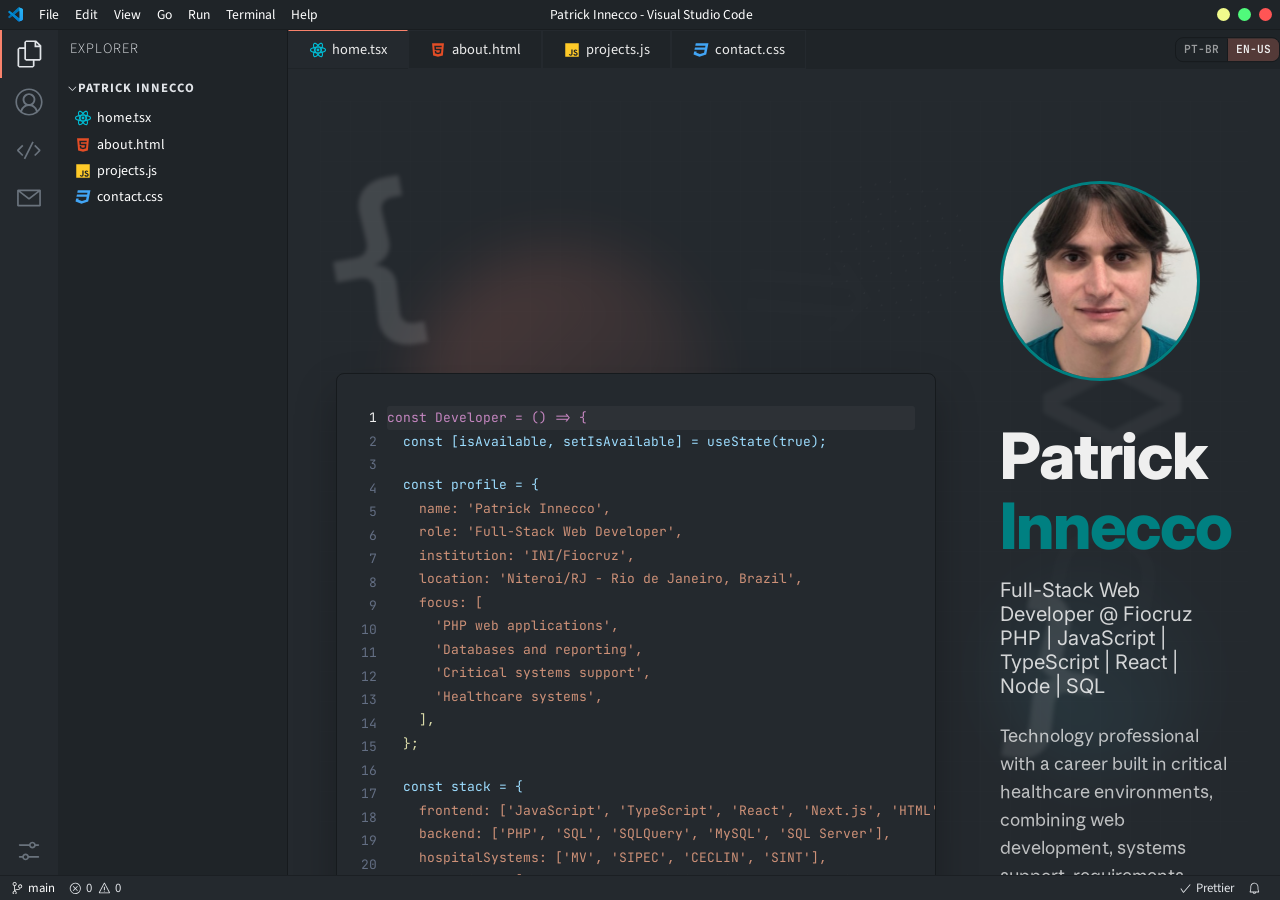
<file: index.html>
<!DOCTYPE html><html><head><meta charSet="utf-8" data-next-head=""/><meta name="viewport" content="width=device-width" data-next-head=""/><title data-next-head="">Patrick Innecco | Início</title><meta name="description" content="Patrick Innecco - Desenvolvedor Web Full-Stack com atuação em PHP, SQL, sistemas hospitalares, Sistema MV, infraestrutura e suporte técnico." data-next-head=""/><meta name="keywords" content="patrick innecco, desenvolvedor web full-stack, php, sql, mysql, sistema mv, sistemas hospitalares, suporte tecnico, active directory, office 365" data-next-head=""/><meta property="og:title" content="Patrick Innecco - Desenvolvedor Web Full-Stack" data-next-head=""/><meta property="og:description" content="Portfolio profissional de Patrick Innecco, com experiência em desenvolvimento web, sistemas hospitalares, banco de dados e suporte técnico." data-next-head=""/><meta property="og:image" content="/blank.png" data-next-head=""/><meta property="og:url" content="https://example.com" data-next-head=""/><meta name="twitter:card" content="summary_large_image" data-next-head=""/><link data-next-font="" rel="preconnect" href="/" crossorigin="anonymous"/><link rel="preload" href="/_next/static/chunks/3o120wks4yyqm.css" as="style"/><link rel="preload" href="/_next/static/chunks/1jd32bdjyfqel.css" as="style"/><link rel="stylesheet" href="/_next/static/chunks/3o120wks4yyqm.css" data-n-g=""/><link rel="stylesheet" href="/_next/static/chunks/1jd32bdjyfqel.css" data-n-p=""/><noscript data-n-css=""></noscript><script src="/_next/static/chunks/1vf8e-88q9tk_.js" defer=""></script><script src="/_next/static/chunks/1t6z1edag2ibe.js" defer=""></script><script src="/_next/static/chunks/1dq80_g47fmqq.js" defer=""></script><script src="/_next/static/chunks/1arnl4-n52o3g.js" defer=""></script><script src="/_next/static/chunks/43z3eudd5axu1.js" defer=""></script><script src="/_next/static/chunks/4463ps032s7_m.js" defer=""></script><script src="/_next/static/chunks/turbopack-1_jmlkl9_nlb6.js" defer=""></script><script src="/_next/static/chunks/43d__u02_k3qn.js" defer=""></script><script src="/_next/static/chunks/12j6zvu-_rvsr.js" defer=""></script><script src="/_next/static/chunks/turbopack-2-xx7yp9msylg.js" defer=""></script><script src="/_next/static/5busuRnMuotY0t15Y9x87/_buildManifest.js" defer=""></script><script src="/_next/static/5busuRnMuotY0t15Y9x87/_ssgManifest.js" defer=""></script><script src="/_next/static/5busuRnMuotY0t15Y9x87/_clientMiddlewareManifest.js" defer=""></script></head><body><link rel="preload" as="image" href="/logos/vscode_icon.svg"/><link rel="preload" as="image" href="/logos/react_icon.svg"/><link rel="preload" as="image" href="/logos/html_icon.svg"/><link rel="preload" as="image" href="/logos/js_icon.svg"/><link rel="preload" as="image" href="/logos/css_icon.svg"/><div id="__next"><section class="Titlebar-module__R7frfW__titlebar"><img src="/logos/vscode_icon.svg" alt="VSCode Icon" height="15" width="15"/><div class="Titlebar-module__R7frfW__items"><p>File</p><p>Edit</p><p>View</p><p>Go</p><p>Run</p><p>Terminal</p><p>Help</p></div><p class="Titlebar-module__R7frfW__title">Patrick Innecco - Visual Studio Code</p><div class="Titlebar-module__R7frfW__windowButtons"><span class="Titlebar-module__R7frfW__minimize"></span><span class="Titlebar-module__R7frfW__maximize"></span><span class="Titlebar-module__R7frfW__close"></span></div></section><div class="Layout-module__jbLzUW__main"><aside class="Sidebar-module__pflBXq__sidebar"><div><a href="/"><div class="Sidebar-module__pflBXq__iconContainer Sidebar-module__pflBXq__active"><svg stroke="currentColor" fill="rgb(225, 228, 232)" stroke-width="0" viewBox="0 0 24 24" class="Sidebar-module__pflBXq__icon" height="16" width="16" xmlns="http://www.w3.org/2000/svg"><path d="M17.5 0h-9L7 1.5V6H2.5L1 7.5v15.07L2.5 24h12.07L16 22.57V18h4.7l1.3-1.43V4.5L17.5 0zm0 2.12l2.38 2.38H17.5V2.12zm-3 20.38h-12v-15H7v9.07L8.5 18h6v4.5zm6-6h-12v-15H16V6h4.5v10.5z"></path></svg></div></a><a href="/about"><div class="Sidebar-module__pflBXq__iconContainer false"><svg stroke="currentColor" fill="rgb(106, 115, 125)" stroke-width="0" viewBox="0 0 16 16" class="Sidebar-module__pflBXq__icon" height="16" width="16" xmlns="http://www.w3.org/2000/svg"><path d="M16 7.992C16 3.58 12.416 0 8 0S0 3.58 0 7.992c0 2.43 1.104 4.62 2.832 6.09.016.016.032.016.032.032.144.112.288.224.448.336.08.048.144.111.224.175A7.98 7.98 0 0 0 8.016 16a7.98 7.98 0 0 0 4.48-1.375c.08-.048.144-.111.224-.16.144-.111.304-.223.448-.335.016-.016.032-.016.032-.032 1.696-1.487 2.8-3.676 2.8-6.106zm-8 7.001c-1.504 0-2.88-.48-4.016-1.279.016-.128.048-.255.08-.383a4.17 4.17 0 0 1 .416-.991c.176-.304.384-.576.64-.816.24-.24.528-.463.816-.639.304-.176.624-.304.976-.4A4.15 4.15 0 0 1 8 10.342a4.185 4.185 0 0 1 2.928 1.166c.368.368.656.8.864 1.295.112.288.192.592.24.911A7.03 7.03 0 0 1 8 14.993zm-2.448-7.4a2.49 2.49 0 0 1-.208-1.024c0-.351.064-.703.208-1.023.144-.32.336-.607.576-.847.24-.24.528-.431.848-.575.32-.144.672-.208 1.024-.208.368 0 .704.064 1.024.208.32.144.608.336.848.575.24.24.432.528.576.847.144.32.208.672.208 1.023 0 .368-.064.704-.208 1.023a2.84 2.84 0 0 1-.576.848 2.84 2.84 0 0 1-.848.575 2.715 2.715 0 0 1-2.064 0 2.84 2.84 0 0 1-.848-.575 2.526 2.526 0 0 1-.56-.848zm7.424 5.306c0-.032-.016-.048-.016-.08a5.22 5.22 0 0 0-.688-1.406 4.883 4.883 0 0 0-1.088-1.135 5.207 5.207 0 0 0-1.04-.608 2.82 2.82 0 0 0 .464-.383 4.2 4.2 0 0 0 .624-.784 3.624 3.624 0 0 0 .528-1.934 3.71 3.71 0 0 0-.288-1.47 3.799 3.799 0 0 0-.816-1.199 3.845 3.845 0 0 0-1.2-.8 3.72 3.72 0 0 0-1.472-.287 3.72 3.72 0 0 0-1.472.288 3.631 3.631 0 0 0-1.2.815 3.84 3.84 0 0 0-.8 1.199 3.71 3.71 0 0 0-.288 1.47c0 .352.048.688.144 1.007.096.336.224.64.4.927.16.288.384.544.624.784.144.144.304.271.48.383a5.12 5.12 0 0 0-1.04.624c-.416.32-.784.703-1.088 1.119a4.999 4.999 0 0 0-.688 1.406c-.016.032-.016.064-.016.08C1.776 11.636.992 9.91.992 7.992.992 4.14 4.144.991 8 .991s7.008 3.149 7.008 7.001a6.96 6.96 0 0 1-2.032 4.907z"></path></svg></div></a><a href="/projects"><div class="Sidebar-module__pflBXq__iconContainer false"><svg stroke="currentColor" fill="rgb(106, 115, 125)" stroke-width="0" viewBox="0 0 16 16" class="Sidebar-module__pflBXq__icon" height="16" width="16" xmlns="http://www.w3.org/2000/svg"><path d="M4.708 5.578L2.061 8.224l2.647 2.646-.708.708-3-3V7.87l3-3 .708.708zm7-.708L11 5.578l2.647 2.646L11 10.87l.708.708 3-3V7.87l-3-3zM4.908 13l.894.448 5-10L9.908 3l-5 10z"></path></svg></div></a><a href="/contact"><div class="Sidebar-module__pflBXq__iconContainer false"><svg stroke="currentColor" fill="rgb(106, 115, 125)" stroke-width="0" viewBox="0 0 16 16" class="Sidebar-module__pflBXq__icon" height="16" width="16" xmlns="http://www.w3.org/2000/svg"><path fill-rule="evenodd" clip-rule="evenodd" d="M1 3.5l.5-.5h13l.5.5v9l-.5.5h-13l-.5-.5v-9zm1 1.035V12h12V4.536L8.31 8.9H7.7L2 4.535zM13.03 4H2.97L8 7.869 13.03 4z"></path></svg></div></a></div><div><div class="Sidebar-module__pflBXq__iconContainer"><a href="/settings"><svg stroke="currentColor" fill="rgb(106, 115, 125)" stroke-width="0" viewBox="0 0 16 16" class="Sidebar-module__pflBXq__icon" height="1em" width="1em" xmlns="http://www.w3.org/2000/svg"><path d="M6 9.5C6.93191 9.5 7.71496 10.1374 7.93699 11H13.5C13.7761 11 14 11.2239 14 11.5C14 11.7455 13.8231 11.9496 13.5899 11.9919L13.5 12L7.93673 12.001C7.71435 12.8631 6.93155 13.5 6 13.5C5.06845 13.5 4.28565 12.8631 4.06327 12.001L2.5 12C2.22386 12 2 11.7761 2 11.5C2 11.2545 2.17688 11.0504 2.41012 11.0081L2.5 11H4.06301C4.28504 10.1374 5.06809 9.5 6 9.5ZM6 10.5C5.44772 10.5 5 10.9477 5 11.5C5 12.0523 5.44772 12.5 6 12.5C6.55228 12.5 7 12.0523 7 11.5C7 10.9477 6.55228 10.5 6 10.5ZM10 2.5C10.9319 2.5 11.715 3.13738 11.937 3.99998L13.5 4C13.7761 4 14 4.22386 14 4.5C14 4.74546 13.8231 4.94961 13.5899 4.99194L13.5 5L11.9367 5.00102C11.7144 5.86312 10.9316 6.5 10 6.5C9.06845 6.5 8.28565 5.86312 8.06327 5.00102L2.5 5C2.22386 5 2 4.77614 2 4.5C2 4.25454 2.17688 4.05039 2.41012 4.00806L2.5 4L8.06301 3.99998C8.28504 3.13738 9.06809 2.5 10 2.5ZM10 3.5C9.44772 3.5 9 3.94772 9 4.5C9 5.05228 9.44772 5.5 10 5.5C10.5523 5.5 11 5.05228 11 4.5C11 3.94772 10.5523 3.5 10 3.5Z"></path></svg></a></div></div></aside><div class="Explorer-module__0yi9oq__explorer"><p class="Explorer-module__0yi9oq__title">Explorer</p><div><input type="checkbox" class="Explorer-module__0yi9oq__checkbox" id="portfolio-checkbox" checked=""/><label for="portfolio-checkbox" class="Explorer-module__0yi9oq__heading"><svg stroke="currentColor" fill="currentColor" stroke-width="0" viewBox="0 0 16 16" class="Explorer-module__0yi9oq__chevron" style="transform:rotate(90deg)" height="1em" width="1em" xmlns="http://www.w3.org/2000/svg"><path fill-rule="evenodd" clip-rule="evenodd" d="M10.072 8.024L5.715 3.667l.618-.62L11 7.716v.618L6.333 13l-.618-.619 4.357-4.357z"></path></svg>Patrick Innecco</label><div class="Explorer-module__0yi9oq__files" style="display:block"><a href="/"><div class="Explorer-module__0yi9oq__file"><img src="/logos/react_icon.svg" alt="home.tsx" height="18" width="18"/> <p>home.tsx</p></div></a><a href="/about"><div class="Explorer-module__0yi9oq__file"><img src="/logos/html_icon.svg" alt="about.html" height="18" width="18"/> <p>about.html</p></div></a><a href="/projects"><div class="Explorer-module__0yi9oq__file"><img src="/logos/js_icon.svg" alt="projects.js" height="18" width="18"/> <p>projects.js</p></div></a><a href="/contact"><div class="Explorer-module__0yi9oq__file"><img src="/logos/css_icon.svg" alt="contact.css" height="18" width="18"/> <p>contact.css</p></div></a></div></div></div><div class="Layout-module__jbLzUW__editorColumn"><div class="Layout-module__jbLzUW__tabsRow"><div class="Tabsbar-module__lmDeiW__tabs"><a href="/"><div class="Tab-module__LGq3Hq__tab Tab-module__LGq3Hq__active"><img src="/logos/react_icon.svg" alt="home.tsx" height="18" width="18"/><p>home.tsx</p></div></a><a href="/about"><div class="Tab-module__LGq3Hq__tab false"><img src="/logos/html_icon.svg" alt="about.html" height="18" width="18"/><p>about.html</p></div></a><a href="/projects"><div class="Tab-module__LGq3Hq__tab false"><img src="/logos/js_icon.svg" alt="projects.js" height="18" width="18"/><p>projects.js</p></div></a><a href="/contact"><div class="Tab-module__LGq3Hq__tab false"><img src="/logos/css_icon.svg" alt="contact.css" height="18" width="18"/><p>contact.css</p></div></a></div><div class="LanguageToggle-module__Kx8Jza__seg" role="group" aria-label="Idioma"><button type="button" class="LanguageToggle-module__Kx8Jza__on" aria-pressed="true">PT-BR</button><button type="button" aria-pressed="false">EN-US</button></div></div><main id="main-editor" class="Layout-module__jbLzUW__content"><div class="HomePage-module__wtOjGq__heroLayout"><div class="HomePage-module__wtOjGq__container"><div class="HomePage-module__wtOjGq__codeSection"><div class="HomePage-module__wtOjGq__codeContainer"><div class="HomePage-module__wtOjGq__editorContent"><div class="HomePage-module__wtOjGq__lineNumbers"><div class="HomePage-module__wtOjGq__lineNumber HomePage-module__wtOjGq__activeLine">1</div><div class="HomePage-module__wtOjGq__lineNumber ">2</div><div class="HomePage-module__wtOjGq__lineNumber ">3</div><div class="HomePage-module__wtOjGq__lineNumber ">4</div><div class="HomePage-module__wtOjGq__lineNumber ">5</div><div class="HomePage-module__wtOjGq__lineNumber ">6</div><div class="HomePage-module__wtOjGq__lineNumber ">7</div><div class="HomePage-module__wtOjGq__lineNumber ">8</div><div class="HomePage-module__wtOjGq__lineNumber ">9</div><div class="HomePage-module__wtOjGq__lineNumber ">10</div><div class="HomePage-module__wtOjGq__lineNumber ">11</div><div class="HomePage-module__wtOjGq__lineNumber ">12</div><div class="HomePage-module__wtOjGq__lineNumber ">13</div><div class="HomePage-module__wtOjGq__lineNumber ">14</div><div class="HomePage-module__wtOjGq__lineNumber ">15</div><div class="HomePage-module__wtOjGq__lineNumber ">16</div><div class="HomePage-module__wtOjGq__lineNumber ">17</div><div class="HomePage-module__wtOjGq__lineNumber ">18</div><div class="HomePage-module__wtOjGq__lineNumber ">19</div><div class="HomePage-module__wtOjGq__lineNumber ">20</div><div class="HomePage-module__wtOjGq__lineNumber ">21</div><div class="HomePage-module__wtOjGq__lineNumber ">22</div><div class="HomePage-module__wtOjGq__lineNumber ">23</div><div class="HomePage-module__wtOjGq__lineNumber ">24</div><div class="HomePage-module__wtOjGq__lineNumber ">25</div><div class="HomePage-module__wtOjGq__lineNumber ">26</div><div class="HomePage-module__wtOjGq__lineNumber ">27</div><div class="HomePage-module__wtOjGq__lineNumber ">28</div><div class="HomePage-module__wtOjGq__lineNumber ">29</div><div class="HomePage-module__wtOjGq__lineNumber ">30</div><div class="HomePage-module__wtOjGq__lineNumber ">31</div><div class="HomePage-module__wtOjGq__lineNumber ">32</div><div class="HomePage-module__wtOjGq__lineNumber ">33</div><div class="HomePage-module__wtOjGq__lineNumber ">34</div><div class="HomePage-module__wtOjGq__lineNumber ">35</div><div class="HomePage-module__wtOjGq__lineNumber ">36</div><div class="HomePage-module__wtOjGq__lineNumber ">37</div><div class="HomePage-module__wtOjGq__lineNumber ">38</div><div class="HomePage-module__wtOjGq__lineNumber ">39</div><div class="HomePage-module__wtOjGq__lineNumber ">40</div><div class="HomePage-module__wtOjGq__lineNumber ">41</div><div class="HomePage-module__wtOjGq__lineNumber ">42</div><div class="HomePage-module__wtOjGq__lineNumber ">43</div><div class="HomePage-module__wtOjGq__lineNumber ">44</div><div class="HomePage-module__wtOjGq__lineNumber ">45</div><div class="HomePage-module__wtOjGq__lineNumber ">46</div></div><div class="HomePage-module__wtOjGq__codeEditor"><div class="HomePage-module__wtOjGq__codeLine HomePage-module__wtOjGq__function HomePage-module__wtOjGq__highlightedLine">const Developer = () =&gt; {</div><div class="HomePage-module__wtOjGq__codeLine HomePage-module__wtOjGq__variable ">  const [isAvailable, setIsAvailable] = useState(true);</div><div class="HomePage-module__wtOjGq__codeLine HomePage-module__wtOjGq__blank "></div><div class="HomePage-module__wtOjGq__codeLine HomePage-module__wtOjGq__variable ">  const profile = {</div><div class="HomePage-module__wtOjGq__codeLine HomePage-module__wtOjGq__array-item ">    name: &#x27;Patrick Innecco&#x27;,</div><div class="HomePage-module__wtOjGq__codeLine HomePage-module__wtOjGq__array-item ">    role: &#x27;Desenvolvedor Web Full-Stack&#x27;,</div><div class="HomePage-module__wtOjGq__codeLine HomePage-module__wtOjGq__array-item ">    institution: &#x27;INI/Fiocruz&#x27;,</div><div class="HomePage-module__wtOjGq__codeLine HomePage-module__wtOjGq__array-item ">    location: &#x27;Niterói/RJ - Rio de Janeiro, Brasil&#x27;,</div><div class="HomePage-module__wtOjGq__codeLine HomePage-module__wtOjGq__array-item ">    focus: [</div><div class="HomePage-module__wtOjGq__codeLine HomePage-module__wtOjGq__array-item ">      &#x27;Aplicações web em PHP&#x27;,</div><div class="HomePage-module__wtOjGq__codeLine HomePage-module__wtOjGq__array-item ">      &#x27;Banco de dados e relatórios&#x27;,</div><div class="HomePage-module__wtOjGq__codeLine HomePage-module__wtOjGq__array-item ">      &#x27;Sustentação de sistemas críticos&#x27;,</div><div class="HomePage-module__wtOjGq__codeLine HomePage-module__wtOjGq__array-item ">      &#x27;Sistemas hospitalares&#x27;,</div><div class="HomePage-module__wtOjGq__codeLine HomePage-module__wtOjGq__array-end ">    ],</div><div class="HomePage-module__wtOjGq__codeLine HomePage-module__wtOjGq__array-end ">  };</div><div class="HomePage-module__wtOjGq__codeLine HomePage-module__wtOjGq__blank "></div><div class="HomePage-module__wtOjGq__codeLine HomePage-module__wtOjGq__variable ">  const stack = {</div><div class="HomePage-module__wtOjGq__codeLine HomePage-module__wtOjGq__array-item ">    frontend: [&#x27;JavaScript&#x27;, &#x27;TypeScript&#x27;, &#x27;React&#x27;, &#x27;Next.js&#x27;, &#x27;HTML&#x27;, &#x27;CSS&#x27;],</div><div class="HomePage-module__wtOjGq__codeLine HomePage-module__wtOjGq__array-item ">    backend: [&#x27;PHP&#x27;, &#x27;SQL&#x27;, &#x27;SQLQuery&#x27;, &#x27;MySQL&#x27;, &#x27;SQL Server&#x27;],</div><div class="HomePage-module__wtOjGq__codeLine HomePage-module__wtOjGq__array-item ">    hospitalSystems: [&#x27;MV&#x27;, &#x27;SIPEC&#x27;, &#x27;CECLIN&#x27;, &#x27;SINT&#x27;],</div><div class="HomePage-module__wtOjGq__codeLine HomePage-module__wtOjGq__array-item ">    operations: [&#x27;GLPI&#x27;, &#x27;PRTG&#x27;, &#x27;Active Directory&#x27;, &#x27;Office 365&#x27;, &#x27;ITIL&#x27;],</div><div class="HomePage-module__wtOjGq__codeLine HomePage-module__wtOjGq__array-end ">  };</div><div class="HomePage-module__wtOjGq__codeLine HomePage-module__wtOjGq__blank "></div><div class="HomePage-module__wtOjGq__codeLine HomePage-module__wtOjGq__variable ">  const strengths = [</div><div class="HomePage-module__wtOjGq__codeLine HomePage-module__wtOjGq__array-item ">    &#x27;análise de inconsistências&#x27;,</div><div class="HomePage-module__wtOjGq__codeLine HomePage-module__wtOjGq__array-item ">    &#x27;validação de regras de negócio&#x27;,</div><div class="HomePage-module__wtOjGq__codeLine HomePage-module__wtOjGq__array-item ">    &#x27;homologação de melhorias&#x27;,</div><div class="HomePage-module__wtOjGq__codeLine HomePage-module__wtOjGq__array-item ">    &#x27;documentação técnica&#x27;,</div><div class="HomePage-module__wtOjGq__codeLine HomePage-module__wtOjGq__array-item ">    &#x27;apoio a usuários-chave&#x27;,</div><div class="HomePage-module__wtOjGq__codeLine HomePage-module__wtOjGq__array-end ">  ];</div><div class="HomePage-module__wtOjGq__codeLine HomePage-module__wtOjGq__blank "></div><div class="HomePage-module__wtOjGq__codeLine HomePage-module__wtOjGq__nested-function ">  useEffect(() =&gt; {</div><div class="HomePage-module__wtOjGq__codeLine HomePage-module__wtOjGq__return ">    console.log(&#x27;Construindo sistemas confiáveis para fluxos hospitalares críticos.&#x27;);</div><div class="HomePage-module__wtOjGq__codeLine HomePage-module__wtOjGq__function-call ">    setIsAvailable(true);</div><div class="HomePage-module__wtOjGq__codeLine HomePage-module__wtOjGq__close ">  }, []);</div><div class="HomePage-module__wtOjGq__codeLine HomePage-module__wtOjGq__blank "></div><div class="HomePage-module__wtOjGq__codeLine HomePage-module__wtOjGq__return-object ">  return (</div><div class="HomePage-module__wtOjGq__codeLine HomePage-module__wtOjGq__object-method ">    &lt;Portfolio</div><div class="HomePage-module__wtOjGq__codeLine HomePage-module__wtOjGq__object-method ">      developer={profile}</div><div class="HomePage-module__wtOjGq__codeLine HomePage-module__wtOjGq__object-method ">      stack={stack}</div><div class="HomePage-module__wtOjGq__codeLine HomePage-module__wtOjGq__object-method ">      strengths={strengths}</div><div class="HomePage-module__wtOjGq__codeLine HomePage-module__wtOjGq__object-method ">    /&gt;</div><div class="HomePage-module__wtOjGq__codeLine HomePage-module__wtOjGq__close ">  );</div><div class="HomePage-module__wtOjGq__codeLine HomePage-module__wtOjGq__close-function ">};</div><div class="HomePage-module__wtOjGq__codeLine HomePage-module__wtOjGq__blank "></div><div class="HomePage-module__wtOjGq__codeLine HomePage-module__wtOjGq__function-call ">export default Developer;</div></div><div class="HomePage-module__wtOjGq__overlayGlow"></div></div></div></div><div class="HomePage-module__wtOjGq__infoSection"><div class="HomePage-module__wtOjGq__profileImageWrapper"><img alt="Patrick Innecco" loading="lazy" width="200" height="200" decoding="async" data-nimg="1" class="HomePage-module__wtOjGq__profileImage" style="color:transparent" src="/_next/static/media/1784441898663.27oivcikiltvc.jpg"/></div><h1 class="HomePage-module__wtOjGq__developerName">Patrick <span class="HomePage-module__wtOjGq__accentText">Innecco</span></h1><div class="HomePage-module__wtOjGq__developerRole">Desenvolvedor Web Full-Stack @ Fiocruz
PHP | JavaScript | TypeScript | React | Node | SQL</div><p class="HomePage-module__wtOjGq__bio">Profissional de tecnologia com trajetória em ambientes hospitalares críticos, unindo desenvolvimento web, sustentação de sistemas, análise de requisitos, banco de dados, infraestrutura e suporte técnico. Atuação atual focada em aplicações web em PHP, JavaScript, TypeScript, React, Node, SQL e sistemas hospitalares.</p></div></div><div class="HomePage-module__wtOjGq__decorElements"><div class="HomePage-module__wtOjGq__codeFlare"></div><div class="HomePage-module__wtOjGq__gridLines"></div><div class="HomePage-module__wtOjGq__codeBlock1">{</div><div class="HomePage-module__wtOjGq__codeBlock2">}</div><div class="HomePage-module__wtOjGq__codeBlock3">&lt;&gt;</div><div class="HomePage-module__wtOjGq__codeBlock4">/&gt;</div><div class="HomePage-module__wtOjGq__orb1"></div><div class="HomePage-module__wtOjGq__orb2"></div><div class="HomePage-module__wtOjGq__orb3"></div><div class="HomePage-module__wtOjGq__codeSymbol1">()</div><div class="HomePage-module__wtOjGq__codeSymbol2">[]</div><div class="HomePage-module__wtOjGq__codeSymbol3">=&gt;</div><div class="HomePage-module__wtOjGq__dotPattern"></div><div class="HomePage-module__wtOjGq__mobileAccent"></div></div></div></main></div></div><footer class="Bottombar-module__4HLmzG__bottomBar"><div class="Bottombar-module__4HLmzG__container"><a href="https://github.com/patrickinnecco/" target="_blank" rel="noreferrer noopener" class="Bottombar-module__4HLmzG__section"><svg stroke="currentColor" fill="currentColor" stroke-width="0" viewBox="0 0 24 24" class="Bottombar-module__4HLmzG__icon" height="1em" width="1em" xmlns="http://www.w3.org/2000/svg"><path d="M21.007 8.222A3.738 3.738 0 0 0 15.045 5.2a3.737 3.737 0 0 0 1.156 6.583 2.988 2.988 0 0 1-2.668 1.67h-2.99a4.456 4.456 0 0 0-2.989 1.165V7.4a3.737 3.737 0 1 0-1.494 0v9.117a3.776 3.776 0 1 0 1.816.099 2.99 2.99 0 0 1 2.668-1.667h2.99a4.484 4.484 0 0 0 4.223-3.039 3.736 3.736 0 0 0 3.25-3.687zM4.565 3.738a2.242 2.242 0 1 1 4.484 0 2.242 2.242 0 0 1-4.484 0zm4.484 16.441a2.242 2.242 0 1 1-4.484 0 2.242 2.242 0 0 1 4.484 0zm8.221-9.715a2.242 2.242 0 1 1 0-4.485 2.242 2.242 0 0 1 0 4.485z"></path></svg><p>main</p></a><div class="Bottombar-module__4HLmzG__section"><svg stroke="currentColor" fill="currentColor" stroke-width="0" viewBox="0 0 16 16" class="Bottombar-module__4HLmzG__icon" height="1em" width="1em" xmlns="http://www.w3.org/2000/svg"><path fill-rule="evenodd" clip-rule="evenodd" d="M8.6 1c1.6.1 3.1.9 4.2 2 1.3 1.4 2 3.1 2 5.1 0 1.6-.6 3.1-1.6 4.4-1 1.2-2.4 2.1-4 2.4-1.6.3-3.2.1-4.6-.7-1.4-.8-2.5-2-3.1-3.5C.9 9.2.8 7.5 1.3 6c.5-1.6 1.4-2.9 2.8-3.8C5.4 1.3 7 .9 8.6 1zm.5 12.9c1.3-.3 2.5-1 3.4-2.1.8-1.1 1.3-2.4 1.2-3.8 0-1.6-.6-3.2-1.7-4.3-1-1-2.2-1.6-3.6-1.7-1.3-.1-2.7.2-3.8 1-1.1.8-1.9 1.9-2.3 3.3-.4 1.3-.4 2.7.2 4 .6 1.3 1.5 2.3 2.7 3 1.2.7 2.6.9 3.9.6zM7.9 7.5L10.3 5l.7.7-2.4 2.5 2.4 2.5-.7.7-2.4-2.5-2.4 2.5-.7-.7 2.4-2.5-2.4-2.5.7-.7 2.4 2.5z"></path></svg><p>0</p>  <svg stroke="currentColor" fill="currentColor" stroke-width="0" viewBox="0 0 16 16" class="Bottombar-module__4HLmzG__icon" height="1em" width="1em" xmlns="http://www.w3.org/2000/svg"><path fill-rule="evenodd" clip-rule="evenodd" d="M7.56 1h.88l6.54 12.26-.44.74H1.44L1 13.26 7.56 1zM8 2.28L2.28 13H13.7L8 2.28zM8.625 12v-1h-1.25v1h1.25zm-1.25-2V6h1.25v4h-1.25z"></path></svg><p>0</p></div></div><div class="Bottombar-module__4HLmzG__container"><div class="Bottombar-module__4HLmzG__section"><svg stroke="currentColor" fill="currentColor" stroke-width="0" viewBox="0 0 16 16" class="Bottombar-module__4HLmzG__icon" height="1em" width="1em" xmlns="http://www.w3.org/2000/svg"><path fill-rule="evenodd" clip-rule="evenodd" d="M14.431 3.323l-8.47 10-.79-.036-3.35-4.77.818-.574 2.978 4.24 8.051-9.506.764.646z"></path></svg><p>Prettier</p></div><div class="Bottombar-module__4HLmzG__section"><svg stroke="currentColor" fill="currentColor" stroke-width="0" viewBox="0 0 16 16" height="1em" width="1em" xmlns="http://www.w3.org/2000/svg"><path d="M13.377 10.573a7.63 7.63 0 0 1-.383-2.38V6.195a5.115 5.115 0 0 0-1.268-3.446 5.138 5.138 0 0 0-3.242-1.722c-.694-.072-1.4 0-2.07.227-.67.215-1.28.574-1.794 1.053a4.923 4.923 0 0 0-1.208 1.675 5.067 5.067 0 0 0-.431 2.022v2.2a7.61 7.61 0 0 1-.383 2.37L2 12.343l.479.658h3.505c0 .526.215 1.04.586 1.412.37.37.885.586 1.412.586.526 0 1.04-.215 1.411-.586s.587-.886.587-1.412h3.505l.478-.658-.586-1.77zm-4.69 3.147a.997.997 0 0 1-.705.299.997.997 0 0 1-.706-.3.997.997 0 0 1-.3-.705h1.999a.939.939 0 0 1-.287.706zm-5.515-1.71l.371-1.114a8.633 8.633 0 0 0 .443-2.691V6.004c0-.563.12-1.113.347-1.616.227-.514.55-.969.969-1.34.419-.382.91-.67 1.436-.837.538-.18 1.1-.24 1.65-.18a4.147 4.147 0 0 1 2.597 1.4 4.133 4.133 0 0 1 1.004 2.776v2.01c0 .909.144 1.818.443 2.691l.371 1.113h-9.63v-.012z"></path></svg></div></div></footer></div><script id="__NEXT_DATA__" type="application/json">{"props":{"pageProps":{"title":"Início"},"__N_SSG":true},"page":"/","query":{},"buildId":"5busuRnMuotY0t15Y9x87","isFallback":false,"gsp":true,"scriptLoader":[]}</script></body></html>
</file>
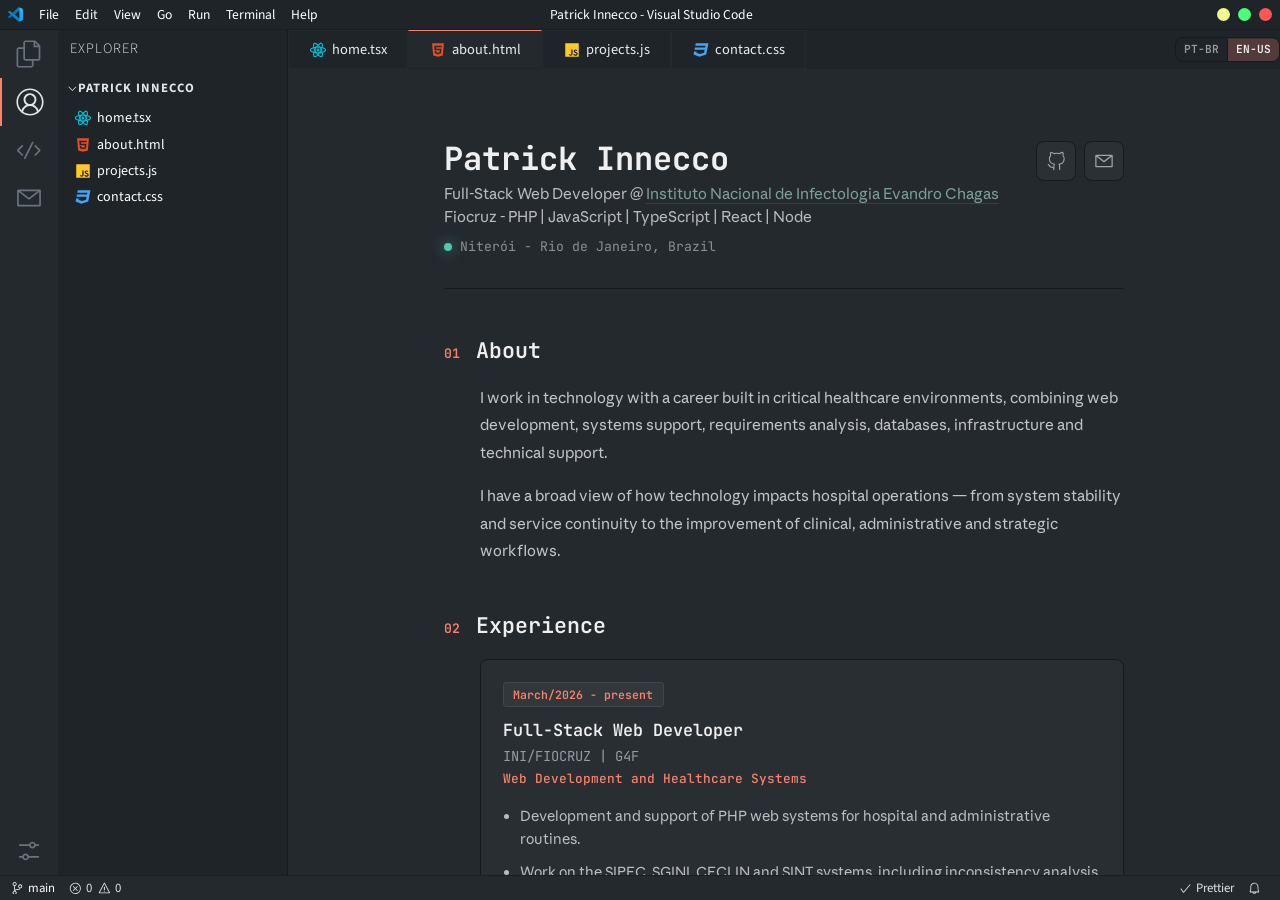
<file: about.html>
<!DOCTYPE html><html><head><meta charSet="utf-8" data-next-head=""/><meta name="viewport" content="width=device-width" data-next-head=""/><title data-next-head="">Patrick Innecco | Sobre</title><meta name="description" content="Patrick Innecco - Desenvolvedor Web Full-Stack com atuação em PHP, SQL, sistemas hospitalares, Sistema MV, infraestrutura e suporte técnico." data-next-head=""/><meta name="keywords" content="patrick innecco, desenvolvedor web full-stack, php, sql, mysql, sistema mv, sistemas hospitalares, suporte tecnico, active directory, office 365" data-next-head=""/><meta property="og:title" content="Patrick Innecco - Desenvolvedor Web Full-Stack" data-next-head=""/><meta property="og:description" content="Portfolio profissional de Patrick Innecco, com experiência em desenvolvimento web, sistemas hospitalares, banco de dados e suporte técnico." data-next-head=""/><meta property="og:image" content="/blank.png" data-next-head=""/><meta property="og:url" content="https://example.com" data-next-head=""/><meta name="twitter:card" content="summary_large_image" data-next-head=""/><link data-next-font="" rel="preconnect" href="/" crossorigin="anonymous"/><link rel="preload" href="/_next/static/chunks/3o120wks4yyqm.css" as="style"/><link rel="preload" href="/_next/static/chunks/0br59j3cgdlok.css" as="style"/><link rel="stylesheet" href="/_next/static/chunks/3o120wks4yyqm.css" data-n-g=""/><link rel="stylesheet" href="/_next/static/chunks/0br59j3cgdlok.css" data-n-p=""/><noscript data-n-css=""></noscript><script src="/_next/static/chunks/1vf8e-88q9tk_.js" defer=""></script><script src="/_next/static/chunks/1t6z1edag2ibe.js" defer=""></script><script src="/_next/static/chunks/1dq80_g47fmqq.js" defer=""></script><script src="/_next/static/chunks/1arnl4-n52o3g.js" defer=""></script><script src="/_next/static/chunks/43z3eudd5axu1.js" defer=""></script><script src="/_next/static/chunks/4463ps032s7_m.js" defer=""></script><script src="/_next/static/chunks/turbopack-1_jmlkl9_nlb6.js" defer=""></script><script src="/_next/static/chunks/12y0v2_dq7y6d.js" defer=""></script><script src="/_next/static/chunks/0udtkinzrllfw.js" defer=""></script><script src="/_next/static/chunks/turbopack-2g103jsiphdjf.js" defer=""></script><script src="/_next/static/5busuRnMuotY0t15Y9x87/_buildManifest.js" defer=""></script><script src="/_next/static/5busuRnMuotY0t15Y9x87/_ssgManifest.js" defer=""></script><script src="/_next/static/5busuRnMuotY0t15Y9x87/_clientMiddlewareManifest.js" defer=""></script></head><body><link rel="preload" as="image" href="/logos/vscode_icon.svg"/><link rel="preload" as="image" href="/logos/react_icon.svg"/><link rel="preload" as="image" href="/logos/html_icon.svg"/><link rel="preload" as="image" href="/logos/js_icon.svg"/><link rel="preload" as="image" href="/logos/css_icon.svg"/><div id="__next"><section class="Titlebar-module__R7frfW__titlebar"><img src="/logos/vscode_icon.svg" alt="VSCode Icon" height="15" width="15"/><div class="Titlebar-module__R7frfW__items"><p>File</p><p>Edit</p><p>View</p><p>Go</p><p>Run</p><p>Terminal</p><p>Help</p></div><p class="Titlebar-module__R7frfW__title">Patrick Innecco - Visual Studio Code</p><div class="Titlebar-module__R7frfW__windowButtons"><span class="Titlebar-module__R7frfW__minimize"></span><span class="Titlebar-module__R7frfW__maximize"></span><span class="Titlebar-module__R7frfW__close"></span></div></section><div class="Layout-module__jbLzUW__main"><aside class="Sidebar-module__pflBXq__sidebar"><div><a href="/"><div class="Sidebar-module__pflBXq__iconContainer false"><svg stroke="currentColor" fill="rgb(106, 115, 125)" stroke-width="0" viewBox="0 0 24 24" class="Sidebar-module__pflBXq__icon" height="16" width="16" xmlns="http://www.w3.org/2000/svg"><path d="M17.5 0h-9L7 1.5V6H2.5L1 7.5v15.07L2.5 24h12.07L16 22.57V18h4.7l1.3-1.43V4.5L17.5 0zm0 2.12l2.38 2.38H17.5V2.12zm-3 20.38h-12v-15H7v9.07L8.5 18h6v4.5zm6-6h-12v-15H16V6h4.5v10.5z"></path></svg></div></a><a href="/about"><div class="Sidebar-module__pflBXq__iconContainer Sidebar-module__pflBXq__active"><svg stroke="currentColor" fill="rgb(225, 228, 232)" stroke-width="0" viewBox="0 0 16 16" class="Sidebar-module__pflBXq__icon" height="16" width="16" xmlns="http://www.w3.org/2000/svg"><path d="M16 7.992C16 3.58 12.416 0 8 0S0 3.58 0 7.992c0 2.43 1.104 4.62 2.832 6.09.016.016.032.016.032.032.144.112.288.224.448.336.08.048.144.111.224.175A7.98 7.98 0 0 0 8.016 16a7.98 7.98 0 0 0 4.48-1.375c.08-.048.144-.111.224-.16.144-.111.304-.223.448-.335.016-.016.032-.016.032-.032 1.696-1.487 2.8-3.676 2.8-6.106zm-8 7.001c-1.504 0-2.88-.48-4.016-1.279.016-.128.048-.255.08-.383a4.17 4.17 0 0 1 .416-.991c.176-.304.384-.576.64-.816.24-.24.528-.463.816-.639.304-.176.624-.304.976-.4A4.15 4.15 0 0 1 8 10.342a4.185 4.185 0 0 1 2.928 1.166c.368.368.656.8.864 1.295.112.288.192.592.24.911A7.03 7.03 0 0 1 8 14.993zm-2.448-7.4a2.49 2.49 0 0 1-.208-1.024c0-.351.064-.703.208-1.023.144-.32.336-.607.576-.847.24-.24.528-.431.848-.575.32-.144.672-.208 1.024-.208.368 0 .704.064 1.024.208.32.144.608.336.848.575.24.24.432.528.576.847.144.32.208.672.208 1.023 0 .368-.064.704-.208 1.023a2.84 2.84 0 0 1-.576.848 2.84 2.84 0 0 1-.848.575 2.715 2.715 0 0 1-2.064 0 2.84 2.84 0 0 1-.848-.575 2.526 2.526 0 0 1-.56-.848zm7.424 5.306c0-.032-.016-.048-.016-.08a5.22 5.22 0 0 0-.688-1.406 4.883 4.883 0 0 0-1.088-1.135 5.207 5.207 0 0 0-1.04-.608 2.82 2.82 0 0 0 .464-.383 4.2 4.2 0 0 0 .624-.784 3.624 3.624 0 0 0 .528-1.934 3.71 3.71 0 0 0-.288-1.47 3.799 3.799 0 0 0-.816-1.199 3.845 3.845 0 0 0-1.2-.8 3.72 3.72 0 0 0-1.472-.287 3.72 3.72 0 0 0-1.472.288 3.631 3.631 0 0 0-1.2.815 3.84 3.84 0 0 0-.8 1.199 3.71 3.71 0 0 0-.288 1.47c0 .352.048.688.144 1.007.096.336.224.64.4.927.16.288.384.544.624.784.144.144.304.271.48.383a5.12 5.12 0 0 0-1.04.624c-.416.32-.784.703-1.088 1.119a4.999 4.999 0 0 0-.688 1.406c-.016.032-.016.064-.016.08C1.776 11.636.992 9.91.992 7.992.992 4.14 4.144.991 8 .991s7.008 3.149 7.008 7.001a6.96 6.96 0 0 1-2.032 4.907z"></path></svg></div></a><a href="/projects"><div class="Sidebar-module__pflBXq__iconContainer false"><svg stroke="currentColor" fill="rgb(106, 115, 125)" stroke-width="0" viewBox="0 0 16 16" class="Sidebar-module__pflBXq__icon" height="16" width="16" xmlns="http://www.w3.org/2000/svg"><path d="M4.708 5.578L2.061 8.224l2.647 2.646-.708.708-3-3V7.87l3-3 .708.708zm7-.708L11 5.578l2.647 2.646L11 10.87l.708.708 3-3V7.87l-3-3zM4.908 13l.894.448 5-10L9.908 3l-5 10z"></path></svg></div></a><a href="/contact"><div class="Sidebar-module__pflBXq__iconContainer false"><svg stroke="currentColor" fill="rgb(106, 115, 125)" stroke-width="0" viewBox="0 0 16 16" class="Sidebar-module__pflBXq__icon" height="16" width="16" xmlns="http://www.w3.org/2000/svg"><path fill-rule="evenodd" clip-rule="evenodd" d="M1 3.5l.5-.5h13l.5.5v9l-.5.5h-13l-.5-.5v-9zm1 1.035V12h12V4.536L8.31 8.9H7.7L2 4.535zM13.03 4H2.97L8 7.869 13.03 4z"></path></svg></div></a></div><div><div class="Sidebar-module__pflBXq__iconContainer"><a href="/settings"><svg stroke="currentColor" fill="rgb(106, 115, 125)" stroke-width="0" viewBox="0 0 16 16" class="Sidebar-module__pflBXq__icon" height="1em" width="1em" xmlns="http://www.w3.org/2000/svg"><path d="M6 9.5C6.93191 9.5 7.71496 10.1374 7.93699 11H13.5C13.7761 11 14 11.2239 14 11.5C14 11.7455 13.8231 11.9496 13.5899 11.9919L13.5 12L7.93673 12.001C7.71435 12.8631 6.93155 13.5 6 13.5C5.06845 13.5 4.28565 12.8631 4.06327 12.001L2.5 12C2.22386 12 2 11.7761 2 11.5C2 11.2545 2.17688 11.0504 2.41012 11.0081L2.5 11H4.06301C4.28504 10.1374 5.06809 9.5 6 9.5ZM6 10.5C5.44772 10.5 5 10.9477 5 11.5C5 12.0523 5.44772 12.5 6 12.5C6.55228 12.5 7 12.0523 7 11.5C7 10.9477 6.55228 10.5 6 10.5ZM10 2.5C10.9319 2.5 11.715 3.13738 11.937 3.99998L13.5 4C13.7761 4 14 4.22386 14 4.5C14 4.74546 13.8231 4.94961 13.5899 4.99194L13.5 5L11.9367 5.00102C11.7144 5.86312 10.9316 6.5 10 6.5C9.06845 6.5 8.28565 5.86312 8.06327 5.00102L2.5 5C2.22386 5 2 4.77614 2 4.5C2 4.25454 2.17688 4.05039 2.41012 4.00806L2.5 4L8.06301 3.99998C8.28504 3.13738 9.06809 2.5 10 2.5ZM10 3.5C9.44772 3.5 9 3.94772 9 4.5C9 5.05228 9.44772 5.5 10 5.5C10.5523 5.5 11 5.05228 11 4.5C11 3.94772 10.5523 3.5 10 3.5Z"></path></svg></a></div></div></aside><div class="Explorer-module__0yi9oq__explorer"><p class="Explorer-module__0yi9oq__title">Explorer</p><div><input type="checkbox" class="Explorer-module__0yi9oq__checkbox" id="portfolio-checkbox" checked=""/><label for="portfolio-checkbox" class="Explorer-module__0yi9oq__heading"><svg stroke="currentColor" fill="currentColor" stroke-width="0" viewBox="0 0 16 16" class="Explorer-module__0yi9oq__chevron" style="transform:rotate(90deg)" height="1em" width="1em" xmlns="http://www.w3.org/2000/svg"><path fill-rule="evenodd" clip-rule="evenodd" d="M10.072 8.024L5.715 3.667l.618-.62L11 7.716v.618L6.333 13l-.618-.619 4.357-4.357z"></path></svg>Patrick Innecco</label><div class="Explorer-module__0yi9oq__files" style="display:block"><a href="/"><div class="Explorer-module__0yi9oq__file"><img src="/logos/react_icon.svg" alt="home.tsx" height="18" width="18"/> <p>home.tsx</p></div></a><a href="/about"><div class="Explorer-module__0yi9oq__file"><img src="/logos/html_icon.svg" alt="about.html" height="18" width="18"/> <p>about.html</p></div></a><a href="/projects"><div class="Explorer-module__0yi9oq__file"><img src="/logos/js_icon.svg" alt="projects.js" height="18" width="18"/> <p>projects.js</p></div></a><a href="/contact"><div class="Explorer-module__0yi9oq__file"><img src="/logos/css_icon.svg" alt="contact.css" height="18" width="18"/> <p>contact.css</p></div></a></div></div></div><div class="Layout-module__jbLzUW__editorColumn"><div class="Layout-module__jbLzUW__tabsRow"><div class="Tabsbar-module__lmDeiW__tabs"><a href="/"><div class="Tab-module__LGq3Hq__tab false"><img src="/logos/react_icon.svg" alt="home.tsx" height="18" width="18"/><p>home.tsx</p></div></a><a href="/about"><div class="Tab-module__LGq3Hq__tab Tab-module__LGq3Hq__active"><img src="/logos/html_icon.svg" alt="about.html" height="18" width="18"/><p>about.html</p></div></a><a href="/projects"><div class="Tab-module__LGq3Hq__tab false"><img src="/logos/js_icon.svg" alt="projects.js" height="18" width="18"/><p>projects.js</p></div></a><a href="/contact"><div class="Tab-module__LGq3Hq__tab false"><img src="/logos/css_icon.svg" alt="contact.css" height="18" width="18"/><p>contact.css</p></div></a></div><div class="LanguageToggle-module__Kx8Jza__seg" role="group" aria-label="Idioma"><button type="button" class="LanguageToggle-module__Kx8Jza__on" aria-pressed="true">PT-BR</button><button type="button" aria-pressed="false">EN-US</button></div></div><main id="main-editor" class="Layout-module__jbLzUW__content"><div class="AboutPage-module__YVL5aG__page"><div class="AboutPage-module__YVL5aG__container"><header class="AboutPage-module__YVL5aG__header"><div class="AboutPage-module__YVL5aG__headerText"><h1 class="AboutPage-module__YVL5aG__name">Patrick Innecco</h1><p class="AboutPage-module__YVL5aG__role"><span class="AboutPage-module__YVL5aG__rolePrimaryLine">Desenvolvedor Web Full-Stack @<!-- --> <a href="https://www.ini.fiocruz.br" target="_blank" rel="noopener noreferrer" class="AboutPage-module__YVL5aG__roleLink">Instituto Nacional de Infectologia Evandro Chagas</a></span><br/>Fiocruz - PHP | JavaScript | TypeScript | React | Node</p><div class="AboutPage-module__YVL5aG__location"><span class="AboutPage-module__YVL5aG__locationDot"></span>Niterói - Rio de Janeiro, Brasil</div></div><div class="AboutPage-module__YVL5aG__headerActions" aria-label="Links"><a href="https://github.com/patrickinnecco" target="_blank" rel="noopener noreferrer" class="AboutPage-module__YVL5aG__iconButton" aria-label="GitHub" title="GitHub"><svg stroke="currentColor" fill="currentColor" stroke-width="0" viewBox="0 0 24 24" height="20" width="20" xmlns="http://www.w3.org/2000/svg"><path d="M21.035 5.257c.91 1.092 1.364 2.366 1.364 3.822 0 5.277-3.002 6.824-5.823 7.279.364.637.455 1.365.455 2.093v3.73c0 .455-.273.728-.637.728a.718.718 0 0 1-.728-.728v-3.73a2.497 2.497 0 0 0-.728-2.093l.455-1.183c2.821-.364 5.733-1.274 5.733-6.187 0-1.183-.455-2.275-1.274-3.185l-.182-.727a4.04 4.04 0 0 0 .09-2.73c-.454.09-1.364.273-2.91 1.365l-.547.09a13.307 13.307 0 0 0-6.55 0l-.547-.09C7.57 2.71 6.66 2.437 6.204 2.437c-.273.91-.273 1.91.09 2.73l-.181.727c-.91.91-1.365 2.093-1.365 3.185 0 4.822 2.73 5.823 5.732 6.187l.364 1.183c-.546.546-.819 1.274-.728 2.002v3.821a.718.718 0 0 1-.728.728.718.718 0 0 1-.728-.728V20.18c-3.002.637-4.185-.91-5.095-2.092-.455-.546-.819-1.001-1.274-1.092-.09-.091-.364-.455-.273-.819.091-.364.455-.637.82-.455.91.182 1.455.91 2 1.547.82 1.092 1.639 2.092 4.095 1.547v-.364c-.09-.728.091-1.456.455-2.093-2.73-.546-5.914-2.093-5.914-7.279 0-1.456.455-2.73 1.365-3.822-.273-1.273-.182-2.638.273-3.73l.455-.364C5.749 1.073 7.023.8 9.66 2.437a13.673 13.673 0 0 1 6.642 0C18.851.708 20.216.98 20.398 1.072l.455.364c.455 1.274.546 2.548.182 3.821z"></path></svg></a><a class="AboutPage-module__YVL5aG__iconButton" aria-label="Contato" title="Contato" href="/contact"><svg stroke="currentColor" fill="currentColor" stroke-width="0" viewBox="0 0 16 16" height="20" width="20" xmlns="http://www.w3.org/2000/svg"><path fill-rule="evenodd" clip-rule="evenodd" d="M1 3.5l.5-.5h13l.5.5v9l-.5.5h-13l-.5-.5v-9zm1 1.035V12h12V4.536L8.31 8.9H7.7L2 4.535zM13.03 4H2.97L8 7.869 13.03 4z"></path></svg></a></div></header><main class="AboutPage-module__YVL5aG__content"><section class="AboutPage-module__YVL5aG__section"><div class="AboutPage-module__YVL5aG__sectionHeader"><span class="AboutPage-module__YVL5aG__sectionNumber">01</span><h2 class="AboutPage-module__YVL5aG__sectionTitle">Sobre</h2></div><div class="AboutPage-module__YVL5aG__sectionBody"><p class="AboutPage-module__YVL5aG__paragraph">Atuo na área de tecnologia com trajetória construída em ambientes hospitalares críticos, unindo desenvolvimento web, sustentação de sistemas, análise de requisitos, banco de dados, infraestrutura e suporte técnico.</p><p class="AboutPage-module__YVL5aG__paragraph">Tenho uma visão ampla sobre o impacto da tecnologia na operação hospitalar, desde a estabilidade dos sistemas e continuidade dos serviços até a melhoria dos fluxos assistenciais, administrativos e estratégicos.</p></div></section><section class="AboutPage-module__YVL5aG__section"><div class="AboutPage-module__YVL5aG__sectionHeader"><span class="AboutPage-module__YVL5aG__sectionNumber">02</span><h2 class="AboutPage-module__YVL5aG__sectionTitle">Experiência</h2></div><div class="AboutPage-module__YVL5aG__sectionBody"><article class="AboutPage-module__YVL5aG__experienceCard"><span class="AboutPage-module__YVL5aG__expPeriod">Março/2026 - o momento</span><h3 class="AboutPage-module__YVL5aG__expRole">Desenvolvedor Web Full-Stack</h3><p class="AboutPage-module__YVL5aG__expCompany">INI/FIOCRUZ | G4F</p><p class="AboutPage-module__YVL5aG__expContext">Desenvolvimento Web e Sistemas Hospitalares</p><ul class="AboutPage-module__YVL5aG__expList"><li>Desenvolvimento e sustentação de sistemas web em PHP para rotinas hospitalares e administrativas.</li><li>Atuação nos sistemas SIPEC, SGINI, CECLIN e SINT, com análise de inconsistências e homologação.</li><li>Uso de SQLQuery e SQL para extração de dados, relatórios, integrações e apoio às áreas usuárias.</li></ul></article><article class="AboutPage-module__YVL5aG__experienceCard"><span class="AboutPage-module__YVL5aG__expPeriod">Abril/2025 - Março/2026</span><h3 class="AboutPage-module__YVL5aG__expRole">Analista de Suporte Computacional Pleno</h3><p class="AboutPage-module__YVL5aG__expCompany">G4F</p><p class="AboutPage-module__YVL5aG__expContext">Sistema MV e Sustentação Hospitalar</p><ul class="AboutPage-module__YVL5aG__expList"><li>Sustentação, análise e evolução do Sistema MV, incluindo acessos, parametrizações e fluxos assistenciais.</li><li>Participação em requisitos, testes, validação funcional e homologação com usuários-chave.</li><li>Investigação de falhas com SQL, relatórios, indicadores, MySQL, Apache, Tomcat e análise de logs.</li></ul></article><article class="AboutPage-module__YVL5aG__experienceCard"><span class="AboutPage-module__YVL5aG__expPeriod">Abril/2024 - Março/2025</span><h3 class="AboutPage-module__YVL5aG__expRole">Técnico de Suporte Computacional Sênior</h3><p class="AboutPage-module__YVL5aG__expCompany">THS Tecnologia</p><p class="AboutPage-module__YVL5aG__expContext">Infraestrutura e Suporte Técnico</p><ul class="AboutPage-module__YVL5aG__expList"><li>Resolução de incidentes complexos de hardware, software, redes e sistemas em ambiente hospitalar.</li><li>Administração e monitoramento de infraestrutura, incluindo servidores, switches, telefonia e PRTG.</li><li>Criação de documentação técnica, procedimentos, relatórios e organização de demandas via Kanban.</li></ul></article><article class="AboutPage-module__YVL5aG__experienceCard"><span class="AboutPage-module__YVL5aG__expPeriod">Ago/2021 - Abril/2024</span><h3 class="AboutPage-module__YVL5aG__expRole">Técnico de Suporte em TI</h3><p class="AboutPage-module__YVL5aG__expCompany">Life Tecnologia e Consultoria</p><p class="AboutPage-module__YVL5aG__expContext">Suporte e Infraestrutura Hospitalar</p><ul class="AboutPage-module__YVL5aG__expList"><li>Gerenciamento de Active Directory, servidor de interfaceamento, Office 365 e controle de usuários.</li><li>Atendimento e acompanhamento de chamados no GLPI, com foco em SLA e continuidade dos serviços.</li><li>Suporte ao parque tecnológico hospitalar: servidores, redes, switches, pontos de acesso e telefonia.</li></ul></article></div></section><section class="AboutPage-module__YVL5aG__section"><div class="AboutPage-module__YVL5aG__sectionHeader"><span class="AboutPage-module__YVL5aG__sectionNumber">03</span><h2 class="AboutPage-module__YVL5aG__sectionTitle">Competências</h2></div><div class="AboutPage-module__YVL5aG__sectionBody"><div class="AboutPage-module__YVL5aG__skillsGrid"><div class="AboutPage-module__YVL5aG__skillCategory"><h3 class="AboutPage-module__YVL5aG__skillTitle">Desenvolvimento</h3><div class="AboutPage-module__YVL5aG__skillTags"><span class="AboutPage-module__YVL5aG__skillTag">PHP</span><span class="AboutPage-module__YVL5aG__skillTag">JavaScript</span><span class="AboutPage-module__YVL5aG__skillTag">TypeScript</span><span class="AboutPage-module__YVL5aG__skillTag">React</span><span class="AboutPage-module__YVL5aG__skillTag">Node</span><span class="AboutPage-module__YVL5aG__skillTag">Full-Stack</span></div></div><div class="AboutPage-module__YVL5aG__skillCategory"><h3 class="AboutPage-module__YVL5aG__skillTitle">Banco de Dados</h3><div class="AboutPage-module__YVL5aG__skillTags"><span class="AboutPage-module__YVL5aG__skillTag">SQL</span><span class="AboutPage-module__YVL5aG__skillTag">SQLQuery</span><span class="AboutPage-module__YVL5aG__skillTag">MySQL</span><span class="AboutPage-module__YVL5aG__skillTag">SQL Server</span><span class="AboutPage-module__YVL5aG__skillTag">Relatórios e Indicadores</span></div></div><div class="AboutPage-module__YVL5aG__skillCategory"><h3 class="AboutPage-module__YVL5aG__skillTitle">Sistemas Hospitalares</h3><div class="AboutPage-module__YVL5aG__skillTags"><span class="AboutPage-module__YVL5aG__skillTag">Sistema MV</span><span class="AboutPage-module__YVL5aG__skillTag">SIPEC</span><span class="AboutPage-module__YVL5aG__skillTag">CECLIN</span><span class="AboutPage-module__YVL5aG__skillTag">SINT</span></div></div><div class="AboutPage-module__YVL5aG__skillCategory"><h3 class="AboutPage-module__YVL5aG__skillTitle">Infraestrutura</h3><div class="AboutPage-module__YVL5aG__skillTags"><span class="AboutPage-module__YVL5aG__skillTag">Active Directory</span><span class="AboutPage-module__YVL5aG__skillTag">GLPI</span><span class="AboutPage-module__YVL5aG__skillTag">PRTG</span><span class="AboutPage-module__YVL5aG__skillTag">SLA/ANS</span></div></div></div></div></section><section class="AboutPage-module__YVL5aG__section"><div class="AboutPage-module__YVL5aG__sectionHeader"><span class="AboutPage-module__YVL5aG__sectionNumber">04</span><h2 class="AboutPage-module__YVL5aG__sectionTitle">Perfil</h2></div><div class="AboutPage-module__YVL5aG__sectionBody"><p class="AboutPage-module__YVL5aG__paragraph">Perfil analítico, técnico e orientado à resolução de problemas, com foco em estabilidade, performance, segurança, continuidade operacional e evolução de sistemas críticos.</p><p class="AboutPage-module__YVL5aG__paragraph">Idiomas: Português nativo; Inglês fluente.</p></div></section></main></div></div></main></div></div><footer class="Bottombar-module__4HLmzG__bottomBar"><div class="Bottombar-module__4HLmzG__container"><a href="https://github.com/patrickinnecco/" target="_blank" rel="noreferrer noopener" class="Bottombar-module__4HLmzG__section"><svg stroke="currentColor" fill="currentColor" stroke-width="0" viewBox="0 0 24 24" class="Bottombar-module__4HLmzG__icon" height="1em" width="1em" xmlns="http://www.w3.org/2000/svg"><path d="M21.007 8.222A3.738 3.738 0 0 0 15.045 5.2a3.737 3.737 0 0 0 1.156 6.583 2.988 2.988 0 0 1-2.668 1.67h-2.99a4.456 4.456 0 0 0-2.989 1.165V7.4a3.737 3.737 0 1 0-1.494 0v9.117a3.776 3.776 0 1 0 1.816.099 2.99 2.99 0 0 1 2.668-1.667h2.99a4.484 4.484 0 0 0 4.223-3.039 3.736 3.736 0 0 0 3.25-3.687zM4.565 3.738a2.242 2.242 0 1 1 4.484 0 2.242 2.242 0 0 1-4.484 0zm4.484 16.441a2.242 2.242 0 1 1-4.484 0 2.242 2.242 0 0 1 4.484 0zm8.221-9.715a2.242 2.242 0 1 1 0-4.485 2.242 2.242 0 0 1 0 4.485z"></path></svg><p>main</p></a><div class="Bottombar-module__4HLmzG__section"><svg stroke="currentColor" fill="currentColor" stroke-width="0" viewBox="0 0 16 16" class="Bottombar-module__4HLmzG__icon" height="1em" width="1em" xmlns="http://www.w3.org/2000/svg"><path fill-rule="evenodd" clip-rule="evenodd" d="M8.6 1c1.6.1 3.1.9 4.2 2 1.3 1.4 2 3.1 2 5.1 0 1.6-.6 3.1-1.6 4.4-1 1.2-2.4 2.1-4 2.4-1.6.3-3.2.1-4.6-.7-1.4-.8-2.5-2-3.1-3.5C.9 9.2.8 7.5 1.3 6c.5-1.6 1.4-2.9 2.8-3.8C5.4 1.3 7 .9 8.6 1zm.5 12.9c1.3-.3 2.5-1 3.4-2.1.8-1.1 1.3-2.4 1.2-3.8 0-1.6-.6-3.2-1.7-4.3-1-1-2.2-1.6-3.6-1.7-1.3-.1-2.7.2-3.8 1-1.1.8-1.9 1.9-2.3 3.3-.4 1.3-.4 2.7.2 4 .6 1.3 1.5 2.3 2.7 3 1.2.7 2.6.9 3.9.6zM7.9 7.5L10.3 5l.7.7-2.4 2.5 2.4 2.5-.7.7-2.4-2.5-2.4 2.5-.7-.7 2.4-2.5-2.4-2.5.7-.7 2.4 2.5z"></path></svg><p>0</p>  <svg stroke="currentColor" fill="currentColor" stroke-width="0" viewBox="0 0 16 16" class="Bottombar-module__4HLmzG__icon" height="1em" width="1em" xmlns="http://www.w3.org/2000/svg"><path fill-rule="evenodd" clip-rule="evenodd" d="M7.56 1h.88l6.54 12.26-.44.74H1.44L1 13.26 7.56 1zM8 2.28L2.28 13H13.7L8 2.28zM8.625 12v-1h-1.25v1h1.25zm-1.25-2V6h1.25v4h-1.25z"></path></svg><p>0</p></div></div><div class="Bottombar-module__4HLmzG__container"><div class="Bottombar-module__4HLmzG__section"><svg stroke="currentColor" fill="currentColor" stroke-width="0" viewBox="0 0 16 16" class="Bottombar-module__4HLmzG__icon" height="1em" width="1em" xmlns="http://www.w3.org/2000/svg"><path fill-rule="evenodd" clip-rule="evenodd" d="M14.431 3.323l-8.47 10-.79-.036-3.35-4.77.818-.574 2.978 4.24 8.051-9.506.764.646z"></path></svg><p>Prettier</p></div><div class="Bottombar-module__4HLmzG__section"><svg stroke="currentColor" fill="currentColor" stroke-width="0" viewBox="0 0 16 16" height="1em" width="1em" xmlns="http://www.w3.org/2000/svg"><path d="M13.377 10.573a7.63 7.63 0 0 1-.383-2.38V6.195a5.115 5.115 0 0 0-1.268-3.446 5.138 5.138 0 0 0-3.242-1.722c-.694-.072-1.4 0-2.07.227-.67.215-1.28.574-1.794 1.053a4.923 4.923 0 0 0-1.208 1.675 5.067 5.067 0 0 0-.431 2.022v2.2a7.61 7.61 0 0 1-.383 2.37L2 12.343l.479.658h3.505c0 .526.215 1.04.586 1.412.37.37.885.586 1.412.586.526 0 1.04-.215 1.411-.586s.587-.886.587-1.412h3.505l.478-.658-.586-1.77zm-4.69 3.147a.997.997 0 0 1-.705.299.997.997 0 0 1-.706-.3.997.997 0 0 1-.3-.705h1.999a.939.939 0 0 1-.287.706zm-5.515-1.71l.371-1.114a8.633 8.633 0 0 0 .443-2.691V6.004c0-.563.12-1.113.347-1.616.227-.514.55-.969.969-1.34.419-.382.91-.67 1.436-.837.538-.18 1.1-.24 1.65-.18a4.147 4.147 0 0 1 2.597 1.4 4.133 4.133 0 0 1 1.004 2.776v2.01c0 .909.144 1.818.443 2.691l.371 1.113h-9.63v-.012z"></path></svg></div></div></footer></div><script id="__NEXT_DATA__" type="application/json">{"props":{"pageProps":{"title":"Sobre"},"__N_SSG":true},"page":"/about","query":{},"buildId":"5busuRnMuotY0t15Y9x87","isFallback":false,"gsp":true,"scriptLoader":[]}</script></body></html>
</file>
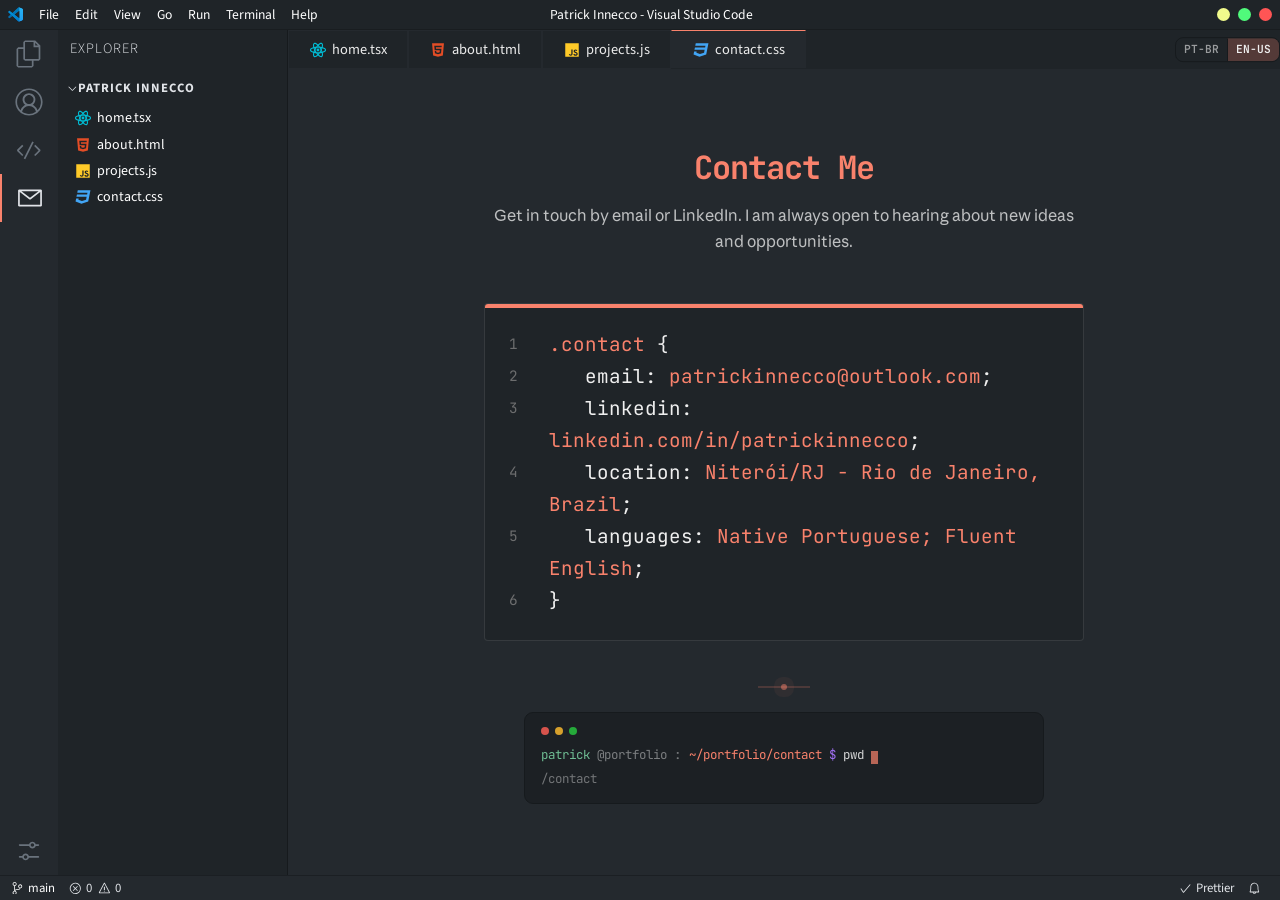
<file: contact.html>
<!DOCTYPE html><html><head><meta charSet="utf-8" data-next-head=""/><meta name="viewport" content="width=device-width" data-next-head=""/><title data-next-head="">Patrick Innecco | Contato</title><meta name="description" content="Patrick Innecco - Desenvolvedor Web Full-Stack com atuação em PHP, SQL, sistemas hospitalares, Sistema MV, infraestrutura e suporte técnico." data-next-head=""/><meta name="keywords" content="patrick innecco, desenvolvedor web full-stack, php, sql, mysql, sistema mv, sistemas hospitalares, suporte tecnico, active directory, office 365" data-next-head=""/><meta property="og:title" content="Patrick Innecco - Desenvolvedor Web Full-Stack" data-next-head=""/><meta property="og:description" content="Portfolio profissional de Patrick Innecco, com experiência em desenvolvimento web, sistemas hospitalares, banco de dados e suporte técnico." data-next-head=""/><meta property="og:image" content="/blank.png" data-next-head=""/><meta property="og:url" content="https://example.com" data-next-head=""/><meta name="twitter:card" content="summary_large_image" data-next-head=""/><link data-next-font="" rel="preconnect" href="/" crossorigin="anonymous"/><link rel="preload" href="/_next/static/chunks/3o120wks4yyqm.css" as="style"/><link rel="preload" href="/_next/static/chunks/3m8e_8pv-5npz.css" as="style"/><link rel="stylesheet" href="/_next/static/chunks/3o120wks4yyqm.css" data-n-g=""/><link rel="stylesheet" href="/_next/static/chunks/3m8e_8pv-5npz.css" data-n-p=""/><noscript data-n-css=""></noscript><script src="/_next/static/chunks/1vf8e-88q9tk_.js" defer=""></script><script src="/_next/static/chunks/1t6z1edag2ibe.js" defer=""></script><script src="/_next/static/chunks/1dq80_g47fmqq.js" defer=""></script><script src="/_next/static/chunks/1arnl4-n52o3g.js" defer=""></script><script src="/_next/static/chunks/43z3eudd5axu1.js" defer=""></script><script src="/_next/static/chunks/4463ps032s7_m.js" defer=""></script><script src="/_next/static/chunks/turbopack-1_jmlkl9_nlb6.js" defer=""></script><script src="/_next/static/chunks/1cardcp1za5gh.js" defer=""></script><script src="/_next/static/chunks/turbopack-1vuiquj8_k3_w.js" defer=""></script><script src="/_next/static/5busuRnMuotY0t15Y9x87/_buildManifest.js" defer=""></script><script src="/_next/static/5busuRnMuotY0t15Y9x87/_ssgManifest.js" defer=""></script><script src="/_next/static/5busuRnMuotY0t15Y9x87/_clientMiddlewareManifest.js" defer=""></script></head><body><link rel="preload" as="image" href="/logos/vscode_icon.svg"/><link rel="preload" as="image" href="/logos/react_icon.svg"/><link rel="preload" as="image" href="/logos/html_icon.svg"/><link rel="preload" as="image" href="/logos/js_icon.svg"/><link rel="preload" as="image" href="/logos/css_icon.svg"/><div id="__next"><section class="Titlebar-module__R7frfW__titlebar"><img src="/logos/vscode_icon.svg" alt="VSCode Icon" height="15" width="15"/><div class="Titlebar-module__R7frfW__items"><p>File</p><p>Edit</p><p>View</p><p>Go</p><p>Run</p><p>Terminal</p><p>Help</p></div><p class="Titlebar-module__R7frfW__title">Patrick Innecco - Visual Studio Code</p><div class="Titlebar-module__R7frfW__windowButtons"><span class="Titlebar-module__R7frfW__minimize"></span><span class="Titlebar-module__R7frfW__maximize"></span><span class="Titlebar-module__R7frfW__close"></span></div></section><div class="Layout-module__jbLzUW__main"><aside class="Sidebar-module__pflBXq__sidebar"><div><a href="/"><div class="Sidebar-module__pflBXq__iconContainer false"><svg stroke="currentColor" fill="rgb(106, 115, 125)" stroke-width="0" viewBox="0 0 24 24" class="Sidebar-module__pflBXq__icon" height="16" width="16" xmlns="http://www.w3.org/2000/svg"><path d="M17.5 0h-9L7 1.5V6H2.5L1 7.5v15.07L2.5 24h12.07L16 22.57V18h4.7l1.3-1.43V4.5L17.5 0zm0 2.12l2.38 2.38H17.5V2.12zm-3 20.38h-12v-15H7v9.07L8.5 18h6v4.5zm6-6h-12v-15H16V6h4.5v10.5z"></path></svg></div></a><a href="/about"><div class="Sidebar-module__pflBXq__iconContainer false"><svg stroke="currentColor" fill="rgb(106, 115, 125)" stroke-width="0" viewBox="0 0 16 16" class="Sidebar-module__pflBXq__icon" height="16" width="16" xmlns="http://www.w3.org/2000/svg"><path d="M16 7.992C16 3.58 12.416 0 8 0S0 3.58 0 7.992c0 2.43 1.104 4.62 2.832 6.09.016.016.032.016.032.032.144.112.288.224.448.336.08.048.144.111.224.175A7.98 7.98 0 0 0 8.016 16a7.98 7.98 0 0 0 4.48-1.375c.08-.048.144-.111.224-.16.144-.111.304-.223.448-.335.016-.016.032-.016.032-.032 1.696-1.487 2.8-3.676 2.8-6.106zm-8 7.001c-1.504 0-2.88-.48-4.016-1.279.016-.128.048-.255.08-.383a4.17 4.17 0 0 1 .416-.991c.176-.304.384-.576.64-.816.24-.24.528-.463.816-.639.304-.176.624-.304.976-.4A4.15 4.15 0 0 1 8 10.342a4.185 4.185 0 0 1 2.928 1.166c.368.368.656.8.864 1.295.112.288.192.592.24.911A7.03 7.03 0 0 1 8 14.993zm-2.448-7.4a2.49 2.49 0 0 1-.208-1.024c0-.351.064-.703.208-1.023.144-.32.336-.607.576-.847.24-.24.528-.431.848-.575.32-.144.672-.208 1.024-.208.368 0 .704.064 1.024.208.32.144.608.336.848.575.24.24.432.528.576.847.144.32.208.672.208 1.023 0 .368-.064.704-.208 1.023a2.84 2.84 0 0 1-.576.848 2.84 2.84 0 0 1-.848.575 2.715 2.715 0 0 1-2.064 0 2.84 2.84 0 0 1-.848-.575 2.526 2.526 0 0 1-.56-.848zm7.424 5.306c0-.032-.016-.048-.016-.08a5.22 5.22 0 0 0-.688-1.406 4.883 4.883 0 0 0-1.088-1.135 5.207 5.207 0 0 0-1.04-.608 2.82 2.82 0 0 0 .464-.383 4.2 4.2 0 0 0 .624-.784 3.624 3.624 0 0 0 .528-1.934 3.71 3.71 0 0 0-.288-1.47 3.799 3.799 0 0 0-.816-1.199 3.845 3.845 0 0 0-1.2-.8 3.72 3.72 0 0 0-1.472-.287 3.72 3.72 0 0 0-1.472.288 3.631 3.631 0 0 0-1.2.815 3.84 3.84 0 0 0-.8 1.199 3.71 3.71 0 0 0-.288 1.47c0 .352.048.688.144 1.007.096.336.224.64.4.927.16.288.384.544.624.784.144.144.304.271.48.383a5.12 5.12 0 0 0-1.04.624c-.416.32-.784.703-1.088 1.119a4.999 4.999 0 0 0-.688 1.406c-.016.032-.016.064-.016.08C1.776 11.636.992 9.91.992 7.992.992 4.14 4.144.991 8 .991s7.008 3.149 7.008 7.001a6.96 6.96 0 0 1-2.032 4.907z"></path></svg></div></a><a href="/projects"><div class="Sidebar-module__pflBXq__iconContainer false"><svg stroke="currentColor" fill="rgb(106, 115, 125)" stroke-width="0" viewBox="0 0 16 16" class="Sidebar-module__pflBXq__icon" height="16" width="16" xmlns="http://www.w3.org/2000/svg"><path d="M4.708 5.578L2.061 8.224l2.647 2.646-.708.708-3-3V7.87l3-3 .708.708zm7-.708L11 5.578l2.647 2.646L11 10.87l.708.708 3-3V7.87l-3-3zM4.908 13l.894.448 5-10L9.908 3l-5 10z"></path></svg></div></a><a href="/contact"><div class="Sidebar-module__pflBXq__iconContainer Sidebar-module__pflBXq__active"><svg stroke="currentColor" fill="rgb(225, 228, 232)" stroke-width="0" viewBox="0 0 16 16" class="Sidebar-module__pflBXq__icon" height="16" width="16" xmlns="http://www.w3.org/2000/svg"><path fill-rule="evenodd" clip-rule="evenodd" d="M1 3.5l.5-.5h13l.5.5v9l-.5.5h-13l-.5-.5v-9zm1 1.035V12h12V4.536L8.31 8.9H7.7L2 4.535zM13.03 4H2.97L8 7.869 13.03 4z"></path></svg></div></a></div><div><div class="Sidebar-module__pflBXq__iconContainer"><a href="/settings"><svg stroke="currentColor" fill="rgb(106, 115, 125)" stroke-width="0" viewBox="0 0 16 16" class="Sidebar-module__pflBXq__icon" height="1em" width="1em" xmlns="http://www.w3.org/2000/svg"><path d="M6 9.5C6.93191 9.5 7.71496 10.1374 7.93699 11H13.5C13.7761 11 14 11.2239 14 11.5C14 11.7455 13.8231 11.9496 13.5899 11.9919L13.5 12L7.93673 12.001C7.71435 12.8631 6.93155 13.5 6 13.5C5.06845 13.5 4.28565 12.8631 4.06327 12.001L2.5 12C2.22386 12 2 11.7761 2 11.5C2 11.2545 2.17688 11.0504 2.41012 11.0081L2.5 11H4.06301C4.28504 10.1374 5.06809 9.5 6 9.5ZM6 10.5C5.44772 10.5 5 10.9477 5 11.5C5 12.0523 5.44772 12.5 6 12.5C6.55228 12.5 7 12.0523 7 11.5C7 10.9477 6.55228 10.5 6 10.5ZM10 2.5C10.9319 2.5 11.715 3.13738 11.937 3.99998L13.5 4C13.7761 4 14 4.22386 14 4.5C14 4.74546 13.8231 4.94961 13.5899 4.99194L13.5 5L11.9367 5.00102C11.7144 5.86312 10.9316 6.5 10 6.5C9.06845 6.5 8.28565 5.86312 8.06327 5.00102L2.5 5C2.22386 5 2 4.77614 2 4.5C2 4.25454 2.17688 4.05039 2.41012 4.00806L2.5 4L8.06301 3.99998C8.28504 3.13738 9.06809 2.5 10 2.5ZM10 3.5C9.44772 3.5 9 3.94772 9 4.5C9 5.05228 9.44772 5.5 10 5.5C10.5523 5.5 11 5.05228 11 4.5C11 3.94772 10.5523 3.5 10 3.5Z"></path></svg></a></div></div></aside><div class="Explorer-module__0yi9oq__explorer"><p class="Explorer-module__0yi9oq__title">Explorer</p><div><input type="checkbox" class="Explorer-module__0yi9oq__checkbox" id="portfolio-checkbox" checked=""/><label for="portfolio-checkbox" class="Explorer-module__0yi9oq__heading"><svg stroke="currentColor" fill="currentColor" stroke-width="0" viewBox="0 0 16 16" class="Explorer-module__0yi9oq__chevron" style="transform:rotate(90deg)" height="1em" width="1em" xmlns="http://www.w3.org/2000/svg"><path fill-rule="evenodd" clip-rule="evenodd" d="M10.072 8.024L5.715 3.667l.618-.62L11 7.716v.618L6.333 13l-.618-.619 4.357-4.357z"></path></svg>Patrick Innecco</label><div class="Explorer-module__0yi9oq__files" style="display:block"><a href="/"><div class="Explorer-module__0yi9oq__file"><img src="/logos/react_icon.svg" alt="home.tsx" height="18" width="18"/> <p>home.tsx</p></div></a><a href="/about"><div class="Explorer-module__0yi9oq__file"><img src="/logos/html_icon.svg" alt="about.html" height="18" width="18"/> <p>about.html</p></div></a><a href="/projects"><div class="Explorer-module__0yi9oq__file"><img src="/logos/js_icon.svg" alt="projects.js" height="18" width="18"/> <p>projects.js</p></div></a><a href="/contact"><div class="Explorer-module__0yi9oq__file"><img src="/logos/css_icon.svg" alt="contact.css" height="18" width="18"/> <p>contact.css</p></div></a></div></div></div><div class="Layout-module__jbLzUW__editorColumn"><div class="Layout-module__jbLzUW__tabsRow"><div class="Tabsbar-module__lmDeiW__tabs"><a href="/"><div class="Tab-module__LGq3Hq__tab false"><img src="/logos/react_icon.svg" alt="home.tsx" height="18" width="18"/><p>home.tsx</p></div></a><a href="/about"><div class="Tab-module__LGq3Hq__tab false"><img src="/logos/html_icon.svg" alt="about.html" height="18" width="18"/><p>about.html</p></div></a><a href="/projects"><div class="Tab-module__LGq3Hq__tab false"><img src="/logos/js_icon.svg" alt="projects.js" height="18" width="18"/><p>projects.js</p></div></a><a href="/contact"><div class="Tab-module__LGq3Hq__tab Tab-module__LGq3Hq__active"><img src="/logos/css_icon.svg" alt="contact.css" height="18" width="18"/><p>contact.css</p></div></a></div><div class="LanguageToggle-module__Kx8Jza__seg" role="group" aria-label="Idioma"><button type="button" class="LanguageToggle-module__Kx8Jza__on" aria-pressed="true">PT-BR</button><button type="button" aria-pressed="false">EN-US</button></div></div><main id="main-editor" class="Layout-module__jbLzUW__content"><div class="ContactPage-module__aMzO-G__layout"><h1 class="ContactPage-module__aMzO-G__pageTitle">Fale Comigo</h1><p class="ContactPage-module__aMzO-G__pageSubtitle">Entre em contato pelo e-mail ou LinkedIn. Estou sempre aberto a ouvir novas ideias e oportunidades.</p><div class="ContactPage-module__aMzO-G__container"><div class="ContactPage-module__aMzO-G__contactContainer"><div class="ContactCode-module__SmrVDG__code"><p class="ContactCode-module__SmrVDG__line"><span class="ContactCode-module__SmrVDG__className">.contact</span> {</p><p class="ContactCode-module__SmrVDG__line">   <!-- -->email<!-- -->:<!-- --> <span class="ContactCode-module__SmrVDG__value">patrickinnecco@outlook.com</span>;</p><p class="ContactCode-module__SmrVDG__line">   <!-- -->linkedin<!-- -->:<!-- --> <span class="ContactCode-module__SmrVDG__value">linkedin.com/in/patrickinnecco</span>;</p><p class="ContactCode-module__SmrVDG__line">   <!-- -->location<!-- -->:<!-- --> <span class="ContactCode-module__SmrVDG__value">Niterói/RJ - Rio de Janeiro, Brasil</span>;</p><p class="ContactCode-module__SmrVDG__line">   <!-- -->languages<!-- -->:<!-- --> <span class="ContactCode-module__SmrVDG__value">Português nativo; Inglês fluente</span>;</p><p class="ContactCode-module__SmrVDG__line">}</p></div></div></div><div class="LocationTerminal-module__XZEeeW__wrapper"><div class="LocationTerminal-module__XZEeeW__divider"></div><div class="LocationTerminal-module__XZEeeW__terminal" aria-label="Terminal mostrando a localização atual"><div class="LocationTerminal-module__XZEeeW__top"><span class="LocationTerminal-module__XZEeeW__dot"></span><span class="LocationTerminal-module__XZEeeW__dot"></span><span class="LocationTerminal-module__XZEeeW__dot"></span></div><div class="LocationTerminal-module__XZEeeW__line"><span class="LocationTerminal-module__XZEeeW__user">patrick</span><span class="LocationTerminal-module__XZEeeW__muted">@portfolio</span><span class="LocationTerminal-module__XZEeeW__muted">:</span><span class="LocationTerminal-module__XZEeeW__path">~/portfolio/contact</span><span class="LocationTerminal-module__XZEeeW__dollar">$</span><span class="LocationTerminal-module__XZEeeW__command">pwd</span><span class="LocationTerminal-module__XZEeeW__caret" aria-hidden="true"></span></div><div class="LocationTerminal-module__XZEeeW__output">/contact</div></div></div></div></main></div></div><footer class="Bottombar-module__4HLmzG__bottomBar"><div class="Bottombar-module__4HLmzG__container"><a href="https://github.com/patrickinnecco/" target="_blank" rel="noreferrer noopener" class="Bottombar-module__4HLmzG__section"><svg stroke="currentColor" fill="currentColor" stroke-width="0" viewBox="0 0 24 24" class="Bottombar-module__4HLmzG__icon" height="1em" width="1em" xmlns="http://www.w3.org/2000/svg"><path d="M21.007 8.222A3.738 3.738 0 0 0 15.045 5.2a3.737 3.737 0 0 0 1.156 6.583 2.988 2.988 0 0 1-2.668 1.67h-2.99a4.456 4.456 0 0 0-2.989 1.165V7.4a3.737 3.737 0 1 0-1.494 0v9.117a3.776 3.776 0 1 0 1.816.099 2.99 2.99 0 0 1 2.668-1.667h2.99a4.484 4.484 0 0 0 4.223-3.039 3.736 3.736 0 0 0 3.25-3.687zM4.565 3.738a2.242 2.242 0 1 1 4.484 0 2.242 2.242 0 0 1-4.484 0zm4.484 16.441a2.242 2.242 0 1 1-4.484 0 2.242 2.242 0 0 1 4.484 0zm8.221-9.715a2.242 2.242 0 1 1 0-4.485 2.242 2.242 0 0 1 0 4.485z"></path></svg><p>main</p></a><div class="Bottombar-module__4HLmzG__section"><svg stroke="currentColor" fill="currentColor" stroke-width="0" viewBox="0 0 16 16" class="Bottombar-module__4HLmzG__icon" height="1em" width="1em" xmlns="http://www.w3.org/2000/svg"><path fill-rule="evenodd" clip-rule="evenodd" d="M8.6 1c1.6.1 3.1.9 4.2 2 1.3 1.4 2 3.1 2 5.1 0 1.6-.6 3.1-1.6 4.4-1 1.2-2.4 2.1-4 2.4-1.6.3-3.2.1-4.6-.7-1.4-.8-2.5-2-3.1-3.5C.9 9.2.8 7.5 1.3 6c.5-1.6 1.4-2.9 2.8-3.8C5.4 1.3 7 .9 8.6 1zm.5 12.9c1.3-.3 2.5-1 3.4-2.1.8-1.1 1.3-2.4 1.2-3.8 0-1.6-.6-3.2-1.7-4.3-1-1-2.2-1.6-3.6-1.7-1.3-.1-2.7.2-3.8 1-1.1.8-1.9 1.9-2.3 3.3-.4 1.3-.4 2.7.2 4 .6 1.3 1.5 2.3 2.7 3 1.2.7 2.6.9 3.9.6zM7.9 7.5L10.3 5l.7.7-2.4 2.5 2.4 2.5-.7.7-2.4-2.5-2.4 2.5-.7-.7 2.4-2.5-2.4-2.5.7-.7 2.4 2.5z"></path></svg><p>0</p>  <svg stroke="currentColor" fill="currentColor" stroke-width="0" viewBox="0 0 16 16" class="Bottombar-module__4HLmzG__icon" height="1em" width="1em" xmlns="http://www.w3.org/2000/svg"><path fill-rule="evenodd" clip-rule="evenodd" d="M7.56 1h.88l6.54 12.26-.44.74H1.44L1 13.26 7.56 1zM8 2.28L2.28 13H13.7L8 2.28zM8.625 12v-1h-1.25v1h1.25zm-1.25-2V6h1.25v4h-1.25z"></path></svg><p>0</p></div></div><div class="Bottombar-module__4HLmzG__container"><div class="Bottombar-module__4HLmzG__section"><svg stroke="currentColor" fill="currentColor" stroke-width="0" viewBox="0 0 16 16" class="Bottombar-module__4HLmzG__icon" height="1em" width="1em" xmlns="http://www.w3.org/2000/svg"><path fill-rule="evenodd" clip-rule="evenodd" d="M14.431 3.323l-8.47 10-.79-.036-3.35-4.77.818-.574 2.978 4.24 8.051-9.506.764.646z"></path></svg><p>Prettier</p></div><div class="Bottombar-module__4HLmzG__section"><svg stroke="currentColor" fill="currentColor" stroke-width="0" viewBox="0 0 16 16" height="1em" width="1em" xmlns="http://www.w3.org/2000/svg"><path d="M13.377 10.573a7.63 7.63 0 0 1-.383-2.38V6.195a5.115 5.115 0 0 0-1.268-3.446 5.138 5.138 0 0 0-3.242-1.722c-.694-.072-1.4 0-2.07.227-.67.215-1.28.574-1.794 1.053a4.923 4.923 0 0 0-1.208 1.675 5.067 5.067 0 0 0-.431 2.022v2.2a7.61 7.61 0 0 1-.383 2.37L2 12.343l.479.658h3.505c0 .526.215 1.04.586 1.412.37.37.885.586 1.412.586.526 0 1.04-.215 1.411-.586s.587-.886.587-1.412h3.505l.478-.658-.586-1.77zm-4.69 3.147a.997.997 0 0 1-.705.299.997.997 0 0 1-.706-.3.997.997 0 0 1-.3-.705h1.999a.939.939 0 0 1-.287.706zm-5.515-1.71l.371-1.114a8.633 8.633 0 0 0 .443-2.691V6.004c0-.563.12-1.113.347-1.616.227-.514.55-.969.969-1.34.419-.382.91-.67 1.436-.837.538-.18 1.1-.24 1.65-.18a4.147 4.147 0 0 1 2.597 1.4 4.133 4.133 0 0 1 1.004 2.776v2.01c0 .909.144 1.818.443 2.691l.371 1.113h-9.63v-.012z"></path></svg></div></div></footer></div><script id="__NEXT_DATA__" type="application/json">{"props":{"pageProps":{"title":"Contato"},"__N_SSG":true},"page":"/contact","query":{},"buildId":"5busuRnMuotY0t15Y9x87","isFallback":false,"gsp":true,"scriptLoader":[]}</script></body></html>
</file>
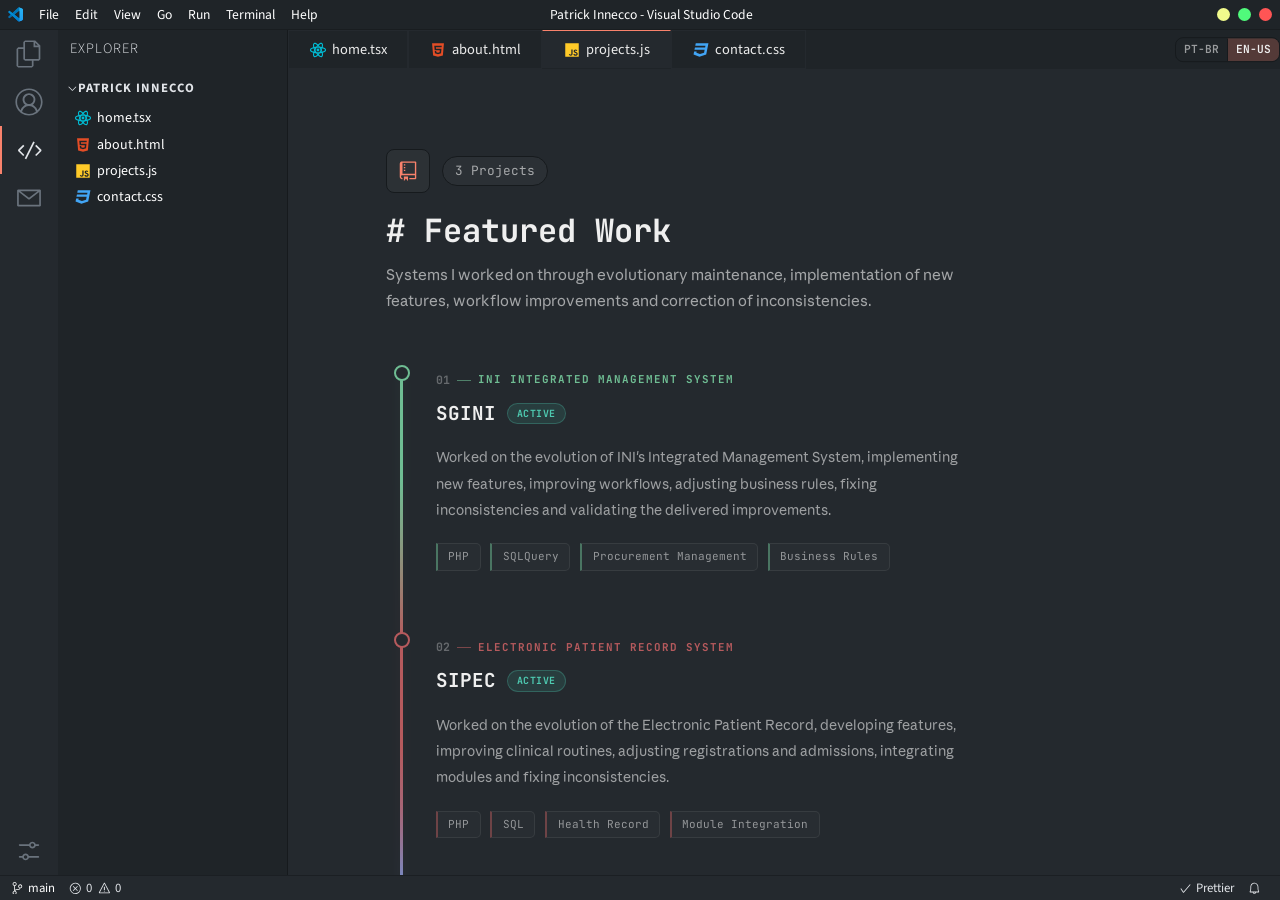
<file: projects.html>
<!DOCTYPE html><html><head><meta charSet="utf-8" data-next-head=""/><meta name="viewport" content="width=device-width" data-next-head=""/><title data-next-head="">Patrick Innecco | Projetos</title><meta name="description" content="Patrick Innecco - Desenvolvedor Web Full-Stack com atuação em PHP, SQL, sistemas hospitalares, Sistema MV, infraestrutura e suporte técnico." data-next-head=""/><meta name="keywords" content="patrick innecco, desenvolvedor web full-stack, php, sql, mysql, sistema mv, sistemas hospitalares, suporte tecnico, active directory, office 365" data-next-head=""/><meta property="og:title" content="Patrick Innecco - Desenvolvedor Web Full-Stack" data-next-head=""/><meta property="og:description" content="Portfolio profissional de Patrick Innecco, com experiência em desenvolvimento web, sistemas hospitalares, banco de dados e suporte técnico." data-next-head=""/><meta property="og:image" content="/blank.png" data-next-head=""/><meta property="og:url" content="https://example.com" data-next-head=""/><meta name="twitter:card" content="summary_large_image" data-next-head=""/><link data-next-font="" rel="preconnect" href="/" crossorigin="anonymous"/><link rel="preload" href="/_next/static/chunks/3o120wks4yyqm.css" as="style"/><link rel="preload" href="/_next/static/chunks/0atqd25p6h-io.css" as="style"/><link rel="stylesheet" href="/_next/static/chunks/3o120wks4yyqm.css" data-n-g=""/><link rel="stylesheet" href="/_next/static/chunks/0atqd25p6h-io.css" data-n-p=""/><noscript data-n-css=""></noscript><script src="/_next/static/chunks/1vf8e-88q9tk_.js" defer=""></script><script src="/_next/static/chunks/1t6z1edag2ibe.js" defer=""></script><script src="/_next/static/chunks/1dq80_g47fmqq.js" defer=""></script><script src="/_next/static/chunks/1arnl4-n52o3g.js" defer=""></script><script src="/_next/static/chunks/43z3eudd5axu1.js" defer=""></script><script src="/_next/static/chunks/4463ps032s7_m.js" defer=""></script><script src="/_next/static/chunks/turbopack-1_jmlkl9_nlb6.js" defer=""></script><script src="/_next/static/chunks/30ng1637clyb2.js" defer=""></script><script src="/_next/static/chunks/1makt4zhfi4cr.js" defer=""></script><script src="/_next/static/chunks/turbopack-0r0uzukia8rbs.js" defer=""></script><script src="/_next/static/5busuRnMuotY0t15Y9x87/_buildManifest.js" defer=""></script><script src="/_next/static/5busuRnMuotY0t15Y9x87/_ssgManifest.js" defer=""></script><script src="/_next/static/5busuRnMuotY0t15Y9x87/_clientMiddlewareManifest.js" defer=""></script></head><body><link rel="preload" as="image" href="/logos/vscode_icon.svg"/><link rel="preload" as="image" href="/logos/react_icon.svg"/><link rel="preload" as="image" href="/logos/html_icon.svg"/><link rel="preload" as="image" href="/logos/js_icon.svg"/><link rel="preload" as="image" href="/logos/css_icon.svg"/><div id="__next"><section class="Titlebar-module__R7frfW__titlebar"><img src="/logos/vscode_icon.svg" alt="VSCode Icon" height="15" width="15"/><div class="Titlebar-module__R7frfW__items"><p>File</p><p>Edit</p><p>View</p><p>Go</p><p>Run</p><p>Terminal</p><p>Help</p></div><p class="Titlebar-module__R7frfW__title">Patrick Innecco - Visual Studio Code</p><div class="Titlebar-module__R7frfW__windowButtons"><span class="Titlebar-module__R7frfW__minimize"></span><span class="Titlebar-module__R7frfW__maximize"></span><span class="Titlebar-module__R7frfW__close"></span></div></section><div class="Layout-module__jbLzUW__main"><aside class="Sidebar-module__pflBXq__sidebar"><div><a href="/"><div class="Sidebar-module__pflBXq__iconContainer false"><svg stroke="currentColor" fill="rgb(106, 115, 125)" stroke-width="0" viewBox="0 0 24 24" class="Sidebar-module__pflBXq__icon" height="16" width="16" xmlns="http://www.w3.org/2000/svg"><path d="M17.5 0h-9L7 1.5V6H2.5L1 7.5v15.07L2.5 24h12.07L16 22.57V18h4.7l1.3-1.43V4.5L17.5 0zm0 2.12l2.38 2.38H17.5V2.12zm-3 20.38h-12v-15H7v9.07L8.5 18h6v4.5zm6-6h-12v-15H16V6h4.5v10.5z"></path></svg></div></a><a href="/about"><div class="Sidebar-module__pflBXq__iconContainer false"><svg stroke="currentColor" fill="rgb(106, 115, 125)" stroke-width="0" viewBox="0 0 16 16" class="Sidebar-module__pflBXq__icon" height="16" width="16" xmlns="http://www.w3.org/2000/svg"><path d="M16 7.992C16 3.58 12.416 0 8 0S0 3.58 0 7.992c0 2.43 1.104 4.62 2.832 6.09.016.016.032.016.032.032.144.112.288.224.448.336.08.048.144.111.224.175A7.98 7.98 0 0 0 8.016 16a7.98 7.98 0 0 0 4.48-1.375c.08-.048.144-.111.224-.16.144-.111.304-.223.448-.335.016-.016.032-.016.032-.032 1.696-1.487 2.8-3.676 2.8-6.106zm-8 7.001c-1.504 0-2.88-.48-4.016-1.279.016-.128.048-.255.08-.383a4.17 4.17 0 0 1 .416-.991c.176-.304.384-.576.64-.816.24-.24.528-.463.816-.639.304-.176.624-.304.976-.4A4.15 4.15 0 0 1 8 10.342a4.185 4.185 0 0 1 2.928 1.166c.368.368.656.8.864 1.295.112.288.192.592.24.911A7.03 7.03 0 0 1 8 14.993zm-2.448-7.4a2.49 2.49 0 0 1-.208-1.024c0-.351.064-.703.208-1.023.144-.32.336-.607.576-.847.24-.24.528-.431.848-.575.32-.144.672-.208 1.024-.208.368 0 .704.064 1.024.208.32.144.608.336.848.575.24.24.432.528.576.847.144.32.208.672.208 1.023 0 .368-.064.704-.208 1.023a2.84 2.84 0 0 1-.576.848 2.84 2.84 0 0 1-.848.575 2.715 2.715 0 0 1-2.064 0 2.84 2.84 0 0 1-.848-.575 2.526 2.526 0 0 1-.56-.848zm7.424 5.306c0-.032-.016-.048-.016-.08a5.22 5.22 0 0 0-.688-1.406 4.883 4.883 0 0 0-1.088-1.135 5.207 5.207 0 0 0-1.04-.608 2.82 2.82 0 0 0 .464-.383 4.2 4.2 0 0 0 .624-.784 3.624 3.624 0 0 0 .528-1.934 3.71 3.71 0 0 0-.288-1.47 3.799 3.799 0 0 0-.816-1.199 3.845 3.845 0 0 0-1.2-.8 3.72 3.72 0 0 0-1.472-.287 3.72 3.72 0 0 0-1.472.288 3.631 3.631 0 0 0-1.2.815 3.84 3.84 0 0 0-.8 1.199 3.71 3.71 0 0 0-.288 1.47c0 .352.048.688.144 1.007.096.336.224.64.4.927.16.288.384.544.624.784.144.144.304.271.48.383a5.12 5.12 0 0 0-1.04.624c-.416.32-.784.703-1.088 1.119a4.999 4.999 0 0 0-.688 1.406c-.016.032-.016.064-.016.08C1.776 11.636.992 9.91.992 7.992.992 4.14 4.144.991 8 .991s7.008 3.149 7.008 7.001a6.96 6.96 0 0 1-2.032 4.907z"></path></svg></div></a><a href="/projects"><div class="Sidebar-module__pflBXq__iconContainer Sidebar-module__pflBXq__active"><svg stroke="currentColor" fill="rgb(225, 228, 232)" stroke-width="0" viewBox="0 0 16 16" class="Sidebar-module__pflBXq__icon" height="16" width="16" xmlns="http://www.w3.org/2000/svg"><path d="M4.708 5.578L2.061 8.224l2.647 2.646-.708.708-3-3V7.87l3-3 .708.708zm7-.708L11 5.578l2.647 2.646L11 10.87l.708.708 3-3V7.87l-3-3zM4.908 13l.894.448 5-10L9.908 3l-5 10z"></path></svg></div></a><a href="/contact"><div class="Sidebar-module__pflBXq__iconContainer false"><svg stroke="currentColor" fill="rgb(106, 115, 125)" stroke-width="0" viewBox="0 0 16 16" class="Sidebar-module__pflBXq__icon" height="16" width="16" xmlns="http://www.w3.org/2000/svg"><path fill-rule="evenodd" clip-rule="evenodd" d="M1 3.5l.5-.5h13l.5.5v9l-.5.5h-13l-.5-.5v-9zm1 1.035V12h12V4.536L8.31 8.9H7.7L2 4.535zM13.03 4H2.97L8 7.869 13.03 4z"></path></svg></div></a></div><div><div class="Sidebar-module__pflBXq__iconContainer"><a href="/settings"><svg stroke="currentColor" fill="rgb(106, 115, 125)" stroke-width="0" viewBox="0 0 16 16" class="Sidebar-module__pflBXq__icon" height="1em" width="1em" xmlns="http://www.w3.org/2000/svg"><path d="M6 9.5C6.93191 9.5 7.71496 10.1374 7.93699 11H13.5C13.7761 11 14 11.2239 14 11.5C14 11.7455 13.8231 11.9496 13.5899 11.9919L13.5 12L7.93673 12.001C7.71435 12.8631 6.93155 13.5 6 13.5C5.06845 13.5 4.28565 12.8631 4.06327 12.001L2.5 12C2.22386 12 2 11.7761 2 11.5C2 11.2545 2.17688 11.0504 2.41012 11.0081L2.5 11H4.06301C4.28504 10.1374 5.06809 9.5 6 9.5ZM6 10.5C5.44772 10.5 5 10.9477 5 11.5C5 12.0523 5.44772 12.5 6 12.5C6.55228 12.5 7 12.0523 7 11.5C7 10.9477 6.55228 10.5 6 10.5ZM10 2.5C10.9319 2.5 11.715 3.13738 11.937 3.99998L13.5 4C13.7761 4 14 4.22386 14 4.5C14 4.74546 13.8231 4.94961 13.5899 4.99194L13.5 5L11.9367 5.00102C11.7144 5.86312 10.9316 6.5 10 6.5C9.06845 6.5 8.28565 5.86312 8.06327 5.00102L2.5 5C2.22386 5 2 4.77614 2 4.5C2 4.25454 2.17688 4.05039 2.41012 4.00806L2.5 4L8.06301 3.99998C8.28504 3.13738 9.06809 2.5 10 2.5ZM10 3.5C9.44772 3.5 9 3.94772 9 4.5C9 5.05228 9.44772 5.5 10 5.5C10.5523 5.5 11 5.05228 11 4.5C11 3.94772 10.5523 3.5 10 3.5Z"></path></svg></a></div></div></aside><div class="Explorer-module__0yi9oq__explorer"><p class="Explorer-module__0yi9oq__title">Explorer</p><div><input type="checkbox" class="Explorer-module__0yi9oq__checkbox" id="portfolio-checkbox" checked=""/><label for="portfolio-checkbox" class="Explorer-module__0yi9oq__heading"><svg stroke="currentColor" fill="currentColor" stroke-width="0" viewBox="0 0 16 16" class="Explorer-module__0yi9oq__chevron" style="transform:rotate(90deg)" height="1em" width="1em" xmlns="http://www.w3.org/2000/svg"><path fill-rule="evenodd" clip-rule="evenodd" d="M10.072 8.024L5.715 3.667l.618-.62L11 7.716v.618L6.333 13l-.618-.619 4.357-4.357z"></path></svg>Patrick Innecco</label><div class="Explorer-module__0yi9oq__files" style="display:block"><a href="/"><div class="Explorer-module__0yi9oq__file"><img src="/logos/react_icon.svg" alt="home.tsx" height="18" width="18"/> <p>home.tsx</p></div></a><a href="/about"><div class="Explorer-module__0yi9oq__file"><img src="/logos/html_icon.svg" alt="about.html" height="18" width="18"/> <p>about.html</p></div></a><a href="/projects"><div class="Explorer-module__0yi9oq__file"><img src="/logos/js_icon.svg" alt="projects.js" height="18" width="18"/> <p>projects.js</p></div></a><a href="/contact"><div class="Explorer-module__0yi9oq__file"><img src="/logos/css_icon.svg" alt="contact.css" height="18" width="18"/> <p>contact.css</p></div></a></div></div></div><div class="Layout-module__jbLzUW__editorColumn"><div class="Layout-module__jbLzUW__tabsRow"><div class="Tabsbar-module__lmDeiW__tabs"><a href="/"><div class="Tab-module__LGq3Hq__tab false"><img src="/logos/react_icon.svg" alt="home.tsx" height="18" width="18"/><p>home.tsx</p></div></a><a href="/about"><div class="Tab-module__LGq3Hq__tab false"><img src="/logos/html_icon.svg" alt="about.html" height="18" width="18"/><p>about.html</p></div></a><a href="/projects"><div class="Tab-module__LGq3Hq__tab Tab-module__LGq3Hq__active"><img src="/logos/js_icon.svg" alt="projects.js" height="18" width="18"/><p>projects.js</p></div></a><a href="/contact"><div class="Tab-module__LGq3Hq__tab false"><img src="/logos/css_icon.svg" alt="contact.css" height="18" width="18"/><p>contact.css</p></div></a></div><div class="LanguageToggle-module__Kx8Jza__seg" role="group" aria-label="Idioma"><button type="button" class="LanguageToggle-module__Kx8Jza__on" aria-pressed="true">PT-BR</button><button type="button" aria-pressed="false">EN-US</button></div></div><main id="main-editor" class="Layout-module__jbLzUW__content"><div class="ProjectsPage-module__KKEs9q__page"><div class="ProjectsPage-module__KKEs9q__container"><section class="ProjectsPage-module__KKEs9q__projectSection"><header class="ProjectsPage-module__KKEs9q__header"><div class="ProjectsPage-module__KKEs9q__headerTop"><div class="ProjectsPage-module__KKEs9q__iconWrapper"><svg stroke="currentColor" fill="currentColor" stroke-width="0" viewBox="0 0 16 16" class="ProjectsPage-module__KKEs9q__icon" height="22" width="22" xmlns="http://www.w3.org/2000/svg"><path fill-rule="evenodd" clip-rule="evenodd" d="M14 10V1.5l-.5-.5H3.74a1.9 1.9 0 0 0-.67.13 1.77 1.77 0 0 0-.94 1 1.7 1.7 0 0 0-.13.62v9.5a1.7 1.7 0 0 0 .13.67c.177.427.515.768.94.95a1.9 1.9 0 0 0 .67.13H4v-1h-.26a.72.72 0 0 1-.29-.06.74.74 0 0 1-.4-.4.93.93 0 0 1-.05-.29v-.5a.93.93 0 0 1 .05-.29.74.74 0 0 1 .4-.4.72.72 0 0 1 .286-.06H13v2H9v1h4.5l.5-.5V10zM4 10V2h9v8H4zm1-7h1v1H5V3zm0 2h1v1H5V5zm1 2H5v1h1V7zm.5 6.49L5.28 15H5v-3h3v3h-.28L6.5 13.49z"></path></svg></div><div class="ProjectsPage-module__KKEs9q__meta"><span class="ProjectsPage-module__KKEs9q__count">3 Projetos</span></div></div><div class="ProjectsPage-module__KKEs9q__headerContent"><h1 class="ProjectsPage-module__KKEs9q__title"># Trabalhos em Destaque</h1><p class="ProjectsPage-module__KKEs9q__subtitle">Sistemas nos quais atuei por meio de manutenção evolutiva, implementação de novas funcionalidades, aperfeiçoamento de fluxos e correção de inconsistências.</p></div></header><div class="ProjectTimeline-module__z5ZKwG__timeline"><a href="https://www.ini.fiocruz.br" target="_blank" rel="noopener noreferrer" class="ProjectTimeline-module__z5ZKwG__node " style="--project-accent:#6fbd93;--project-accent-rgb:111, 189, 147;--blend-next:#b65a5d;--blend-hint:73.0%"><span class="ProjectTimeline-module__z5ZKwG__dot" aria-hidden="true"><i></i></span><div class="ProjectTimeline-module__z5ZKwG__body"><span class="ProjectTimeline-module__z5ZKwG__category"><span class="ProjectTimeline-module__z5ZKwG__index">01</span><span class="ProjectTimeline-module__z5ZKwG__dash" aria-hidden="true"></span>Sistema de Gestão Integrada do INI</span><h3 class="ProjectTimeline-module__z5ZKwG__title">SGINI<span class="ProjectTimeline-module__z5ZKwG__status ProjectTimeline-module__z5ZKwG__ativo">Ativo</span></h3><p class="ProjectTimeline-module__z5ZKwG__description">Atuação na evolução do Sistema de Gestão Integrada do INI, com implementação de novas funcionalidades, aperfeiçoamento de fluxos, ajustes em regras de negócio, correção de inconsistências e validação das melhorias desenvolvidas.</p><div class="ProjectTimeline-module__z5ZKwG__technologies"><span class="ProjectTimeline-module__z5ZKwG__tech">PHP</span><span class="ProjectTimeline-module__z5ZKwG__tech">SQLQuery</span><span class="ProjectTimeline-module__z5ZKwG__tech">Gestão de Compras</span><span class="ProjectTimeline-module__z5ZKwG__tech">Regras de Negócio</span></div></div></a><a href="https://www.ini.fiocruz.br" target="_blank" rel="noopener noreferrer" class="ProjectTimeline-module__z5ZKwG__node " style="--project-accent:#b65a5d;--project-accent-rgb:182, 90, 93;--blend-next:#5f9bea;--blend-hint:80.7%"><span class="ProjectTimeline-module__z5ZKwG__dot" aria-hidden="true"><i></i></span><div class="ProjectTimeline-module__z5ZKwG__body"><span class="ProjectTimeline-module__z5ZKwG__category"><span class="ProjectTimeline-module__z5ZKwG__index">02</span><span class="ProjectTimeline-module__z5ZKwG__dash" aria-hidden="true"></span>Sistema de Prontuário Eletrônico do Paciente</span><h3 class="ProjectTimeline-module__z5ZKwG__title">SIPEC<span class="ProjectTimeline-module__z5ZKwG__status ProjectTimeline-module__z5ZKwG__ativo">Ativo</span></h3><p class="ProjectTimeline-module__z5ZKwG__description">Atuação na evolução do Prontuário Eletrônico do Paciente, com desenvolvimento de funcionalidades, melhoria de rotinas assistenciais, ajustes em cadastros e admissões, integração entre módulos e correção de inconsistências.</p><div class="ProjectTimeline-module__z5ZKwG__technologies"><span class="ProjectTimeline-module__z5ZKwG__tech">PHP</span><span class="ProjectTimeline-module__z5ZKwG__tech">SQL</span><span class="ProjectTimeline-module__z5ZKwG__tech">Prontuário</span><span class="ProjectTimeline-module__z5ZKwG__tech">Integração de Módulos</span></div></div></a><a href="https://www.ini.fiocruz.br" target="_blank" rel="noopener noreferrer" class="ProjectTimeline-module__z5ZKwG__node ProjectTimeline-module__z5ZKwG__last" style="--project-accent:#5f9bea;--project-accent-rgb:95, 155, 234;--blend-next:#5f9bea;--blend-hint:70.0%"><span class="ProjectTimeline-module__z5ZKwG__dot" aria-hidden="true"><i></i></span><div class="ProjectTimeline-module__z5ZKwG__body"><span class="ProjectTimeline-module__z5ZKwG__category"><span class="ProjectTimeline-module__z5ZKwG__index">03</span><span class="ProjectTimeline-module__z5ZKwG__dash" aria-hidden="true"></span>Sistema de Controle do Centro de Clínicas</span><h3 class="ProjectTimeline-module__z5ZKwG__title">CECLIN<span class="ProjectTimeline-module__z5ZKwG__status ProjectTimeline-module__z5ZKwG__ativo">Ativo</span></h3><p class="ProjectTimeline-module__z5ZKwG__description">Atuação na manutenção evolutiva do Sistema de Controle do Centro de Clínicas, com melhorias nos processos de agendamento, especialidades, profissionais, rotinas ambulatoriais, relatórios e fluxos operacionais.</p><div class="ProjectTimeline-module__z5ZKwG__technologies"><span class="ProjectTimeline-module__z5ZKwG__tech">PHP</span><span class="ProjectTimeline-module__z5ZKwG__tech">SQL</span><span class="ProjectTimeline-module__z5ZKwG__tech">Agendamento</span><span class="ProjectTimeline-module__z5ZKwG__tech">Relatórios e Indicadores</span></div></div></a></div></section><footer class="ProjectsPage-module__KKEs9q__footer"><div class="ProjectsPage-module__KKEs9q__footerLine"></div><section class="GithubContributions-module__NCQePW__section" aria-labelledby="github-contributions-title"><header class="GithubContributions-module__NCQePW__header GithubContributions-module__NCQePW__centeredHeader"><div class="GithubContributions-module__NCQePW__heading"><svg stroke="currentColor" fill="currentColor" stroke-width="0" viewBox="0 0 24 24" aria-hidden="true" height="20" width="20" xmlns="http://www.w3.org/2000/svg"><path d="M21.035 5.257c.91 1.092 1.364 2.366 1.364 3.822 0 5.277-3.002 6.824-5.823 7.279.364.637.455 1.365.455 2.093v3.73c0 .455-.273.728-.637.728a.718.718 0 0 1-.728-.728v-3.73a2.497 2.497 0 0 0-.728-2.093l.455-1.183c2.821-.364 5.733-1.274 5.733-6.187 0-1.183-.455-2.275-1.274-3.185l-.182-.727a4.04 4.04 0 0 0 .09-2.73c-.454.09-1.364.273-2.91 1.365l-.547.09a13.307 13.307 0 0 0-6.55 0l-.547-.09C7.57 2.71 6.66 2.437 6.204 2.437c-.273.91-.273 1.91.09 2.73l-.181.727c-.91.91-1.365 2.093-1.365 3.185 0 4.822 2.73 5.823 5.732 6.187l.364 1.183c-.546.546-.819 1.274-.728 2.002v3.821a.718.718 0 0 1-.728.728.718.718 0 0 1-.728-.728V20.18c-3.002.637-4.185-.91-5.095-2.092-.455-.546-.819-1.001-1.274-1.092-.09-.091-.364-.455-.273-.819.091-.364.455-.637.82-.455.91.182 1.455.91 2 1.547.82 1.092 1.639 2.092 4.095 1.547v-.364c-.09-.728.091-1.456.455-2.093-2.73-.546-5.914-2.093-5.914-7.279 0-1.456.455-2.73 1.365-3.822-.273-1.273-.182-2.638.273-3.73l.455-.364C5.749 1.073 7.023.8 9.66 2.437a13.673 13.673 0 0 1 6.642 0C18.851.708 20.216.98 20.398 1.072l.455.364c.455 1.274.546 2.548.182 3.821z"></path></svg><h2 id="github-contributions-title" class="GithubContributions-module__NCQePW__title">GitHub</h2></div></header><div class="GithubContributions-module__NCQePW__calendar"><div class="GithubContributions-module__NCQePW__loadingCalendar" role="status" aria-label="Carregando contribuições"><span></span><span></span><span></span></div><span class="GithubContributions-module__NCQePW__githubSignature" aria-hidden="true">patrickinnecco</span></div></section></footer></div></div></main></div></div><footer class="Bottombar-module__4HLmzG__bottomBar"><div class="Bottombar-module__4HLmzG__container"><a href="https://github.com/patrickinnecco/" target="_blank" rel="noreferrer noopener" class="Bottombar-module__4HLmzG__section"><svg stroke="currentColor" fill="currentColor" stroke-width="0" viewBox="0 0 24 24" class="Bottombar-module__4HLmzG__icon" height="1em" width="1em" xmlns="http://www.w3.org/2000/svg"><path d="M21.007 8.222A3.738 3.738 0 0 0 15.045 5.2a3.737 3.737 0 0 0 1.156 6.583 2.988 2.988 0 0 1-2.668 1.67h-2.99a4.456 4.456 0 0 0-2.989 1.165V7.4a3.737 3.737 0 1 0-1.494 0v9.117a3.776 3.776 0 1 0 1.816.099 2.99 2.99 0 0 1 2.668-1.667h2.99a4.484 4.484 0 0 0 4.223-3.039 3.736 3.736 0 0 0 3.25-3.687zM4.565 3.738a2.242 2.242 0 1 1 4.484 0 2.242 2.242 0 0 1-4.484 0zm4.484 16.441a2.242 2.242 0 1 1-4.484 0 2.242 2.242 0 0 1 4.484 0zm8.221-9.715a2.242 2.242 0 1 1 0-4.485 2.242 2.242 0 0 1 0 4.485z"></path></svg><p>main</p></a><div class="Bottombar-module__4HLmzG__section"><svg stroke="currentColor" fill="currentColor" stroke-width="0" viewBox="0 0 16 16" class="Bottombar-module__4HLmzG__icon" height="1em" width="1em" xmlns="http://www.w3.org/2000/svg"><path fill-rule="evenodd" clip-rule="evenodd" d="M8.6 1c1.6.1 3.1.9 4.2 2 1.3 1.4 2 3.1 2 5.1 0 1.6-.6 3.1-1.6 4.4-1 1.2-2.4 2.1-4 2.4-1.6.3-3.2.1-4.6-.7-1.4-.8-2.5-2-3.1-3.5C.9 9.2.8 7.5 1.3 6c.5-1.6 1.4-2.9 2.8-3.8C5.4 1.3 7 .9 8.6 1zm.5 12.9c1.3-.3 2.5-1 3.4-2.1.8-1.1 1.3-2.4 1.2-3.8 0-1.6-.6-3.2-1.7-4.3-1-1-2.2-1.6-3.6-1.7-1.3-.1-2.7.2-3.8 1-1.1.8-1.9 1.9-2.3 3.3-.4 1.3-.4 2.7.2 4 .6 1.3 1.5 2.3 2.7 3 1.2.7 2.6.9 3.9.6zM7.9 7.5L10.3 5l.7.7-2.4 2.5 2.4 2.5-.7.7-2.4-2.5-2.4 2.5-.7-.7 2.4-2.5-2.4-2.5.7-.7 2.4 2.5z"></path></svg><p>0</p>  <svg stroke="currentColor" fill="currentColor" stroke-width="0" viewBox="0 0 16 16" class="Bottombar-module__4HLmzG__icon" height="1em" width="1em" xmlns="http://www.w3.org/2000/svg"><path fill-rule="evenodd" clip-rule="evenodd" d="M7.56 1h.88l6.54 12.26-.44.74H1.44L1 13.26 7.56 1zM8 2.28L2.28 13H13.7L8 2.28zM8.625 12v-1h-1.25v1h1.25zm-1.25-2V6h1.25v4h-1.25z"></path></svg><p>0</p></div></div><div class="Bottombar-module__4HLmzG__container"><div class="Bottombar-module__4HLmzG__section"><svg stroke="currentColor" fill="currentColor" stroke-width="0" viewBox="0 0 16 16" class="Bottombar-module__4HLmzG__icon" height="1em" width="1em" xmlns="http://www.w3.org/2000/svg"><path fill-rule="evenodd" clip-rule="evenodd" d="M14.431 3.323l-8.47 10-.79-.036-3.35-4.77.818-.574 2.978 4.24 8.051-9.506.764.646z"></path></svg><p>Prettier</p></div><div class="Bottombar-module__4HLmzG__section"><svg stroke="currentColor" fill="currentColor" stroke-width="0" viewBox="0 0 16 16" height="1em" width="1em" xmlns="http://www.w3.org/2000/svg"><path d="M13.377 10.573a7.63 7.63 0 0 1-.383-2.38V6.195a5.115 5.115 0 0 0-1.268-3.446 5.138 5.138 0 0 0-3.242-1.722c-.694-.072-1.4 0-2.07.227-.67.215-1.28.574-1.794 1.053a4.923 4.923 0 0 0-1.208 1.675 5.067 5.067 0 0 0-.431 2.022v2.2a7.61 7.61 0 0 1-.383 2.37L2 12.343l.479.658h3.505c0 .526.215 1.04.586 1.412.37.37.885.586 1.412.586.526 0 1.04-.215 1.411-.586s.587-.886.587-1.412h3.505l.478-.658-.586-1.77zm-4.69 3.147a.997.997 0 0 1-.705.299.997.997 0 0 1-.706-.3.997.997 0 0 1-.3-.705h1.999a.939.939 0 0 1-.287.706zm-5.515-1.71l.371-1.114a8.633 8.633 0 0 0 .443-2.691V6.004c0-.563.12-1.113.347-1.616.227-.514.55-.969.969-1.34.419-.382.91-.67 1.436-.837.538-.18 1.1-.24 1.65-.18a4.147 4.147 0 0 1 2.597 1.4 4.133 4.133 0 0 1 1.004 2.776v2.01c0 .909.144 1.818.443 2.691l.371 1.113h-9.63v-.012z"></path></svg></div></div></footer></div><script id="__NEXT_DATA__" type="application/json">{"props":{"pageProps":{"title":"Projetos"},"__N_SSG":true},"page":"/projects","query":{},"buildId":"5busuRnMuotY0t15Y9x87","isFallback":false,"gsp":true,"scriptLoader":[]}</script></body></html>
</file>
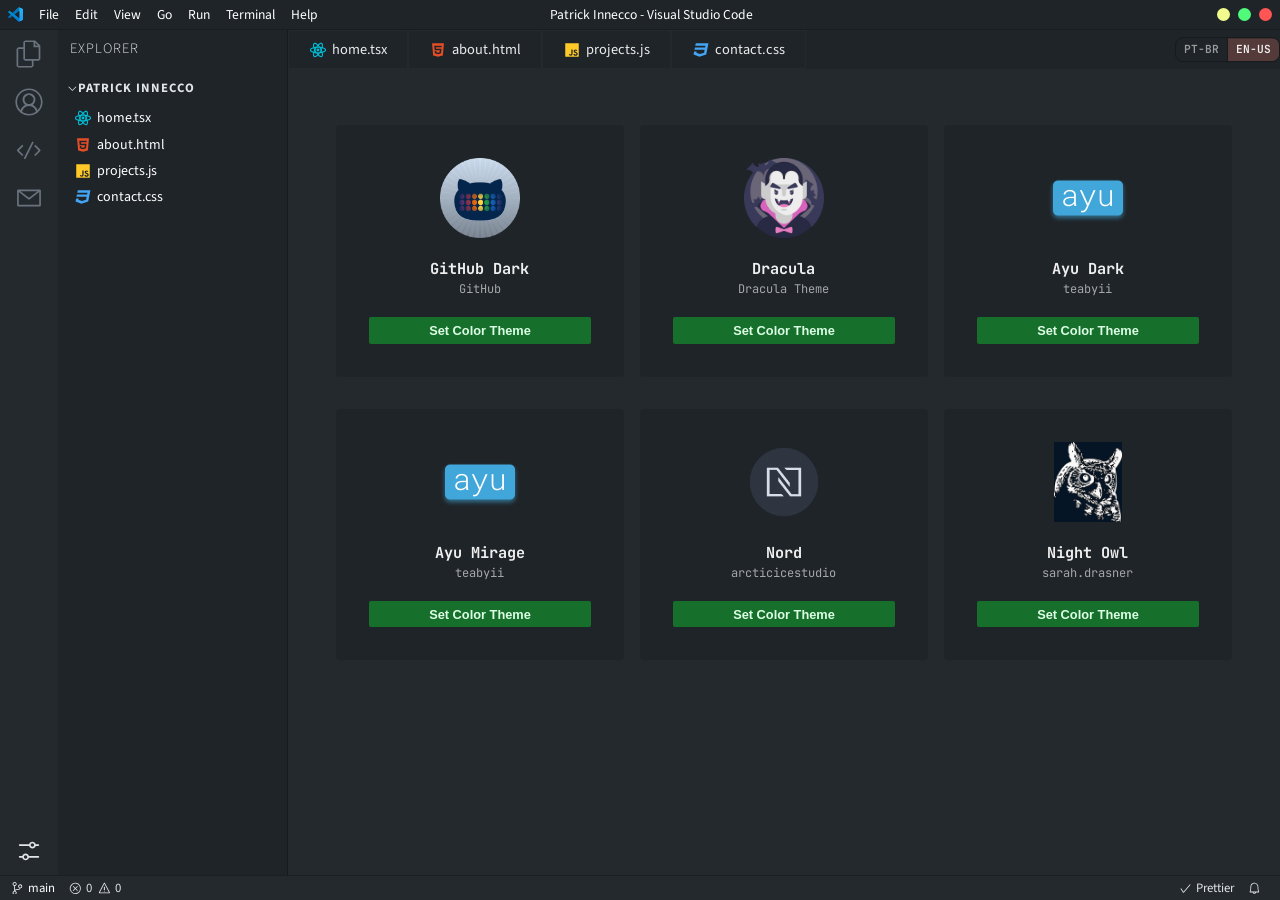
<file: settings.html>
<!DOCTYPE html><html><head><meta charSet="utf-8" data-next-head=""/><meta name="viewport" content="width=device-width" data-next-head=""/><title data-next-head="">Patrick Innecco | Configurações</title><meta name="description" content="Patrick Innecco - Desenvolvedor Web Full-Stack com atuação em PHP, SQL, sistemas hospitalares, Sistema MV, infraestrutura e suporte técnico." data-next-head=""/><meta name="keywords" content="patrick innecco, desenvolvedor web full-stack, php, sql, mysql, sistema mv, sistemas hospitalares, suporte tecnico, active directory, office 365" data-next-head=""/><meta property="og:title" content="Patrick Innecco - Desenvolvedor Web Full-Stack" data-next-head=""/><meta property="og:description" content="Portfolio profissional de Patrick Innecco, com experiência em desenvolvimento web, sistemas hospitalares, banco de dados e suporte técnico." data-next-head=""/><meta property="og:image" content="/blank.png" data-next-head=""/><meta property="og:url" content="https://example.com" data-next-head=""/><meta name="twitter:card" content="summary_large_image" data-next-head=""/><link data-next-font="" rel="preconnect" href="/" crossorigin="anonymous"/><link rel="preload" href="/_next/static/chunks/3o120wks4yyqm.css" as="style"/><link rel="preload" href="/_next/static/chunks/0da8z2yjt6y5l.css" as="style"/><link rel="stylesheet" href="/_next/static/chunks/3o120wks4yyqm.css" data-n-g=""/><link rel="stylesheet" href="/_next/static/chunks/0da8z2yjt6y5l.css" data-n-p=""/><noscript data-n-css=""></noscript><script src="/_next/static/chunks/1vf8e-88q9tk_.js" defer=""></script><script src="/_next/static/chunks/1t6z1edag2ibe.js" defer=""></script><script src="/_next/static/chunks/1dq80_g47fmqq.js" defer=""></script><script src="/_next/static/chunks/1arnl4-n52o3g.js" defer=""></script><script src="/_next/static/chunks/43z3eudd5axu1.js" defer=""></script><script src="/_next/static/chunks/4463ps032s7_m.js" defer=""></script><script src="/_next/static/chunks/turbopack-1_jmlkl9_nlb6.js" defer=""></script><script src="/_next/static/chunks/0u__y0j2qx5p-.js" defer=""></script><script src="/_next/static/chunks/turbopack-43mr46lxcwvsr.js" defer=""></script><script src="/_next/static/5busuRnMuotY0t15Y9x87/_buildManifest.js" defer=""></script><script src="/_next/static/5busuRnMuotY0t15Y9x87/_ssgManifest.js" defer=""></script><script src="/_next/static/5busuRnMuotY0t15Y9x87/_clientMiddlewareManifest.js" defer=""></script></head><body><link rel="preload" as="image" href="/logos/vscode_icon.svg"/><link rel="preload" as="image" href="/logos/react_icon.svg"/><link rel="preload" as="image" href="/logos/html_icon.svg"/><link rel="preload" as="image" href="/logos/js_icon.svg"/><link rel="preload" as="image" href="/logos/css_icon.svg"/><link rel="preload" as="image" href="/themes/github-dark.png"/><link rel="preload" as="image" href="/themes/dracula.png"/><link rel="preload" as="image" href="/themes/ayu.png"/><link rel="preload" as="image" href="/themes/nord.png"/><link rel="preload" as="image" href="/themes/night-owl.png"/><div id="__next"><section class="Titlebar-module__R7frfW__titlebar"><img src="/logos/vscode_icon.svg" alt="VSCode Icon" height="15" width="15"/><div class="Titlebar-module__R7frfW__items"><p>File</p><p>Edit</p><p>View</p><p>Go</p><p>Run</p><p>Terminal</p><p>Help</p></div><p class="Titlebar-module__R7frfW__title">Patrick Innecco - Visual Studio Code</p><div class="Titlebar-module__R7frfW__windowButtons"><span class="Titlebar-module__R7frfW__minimize"></span><span class="Titlebar-module__R7frfW__maximize"></span><span class="Titlebar-module__R7frfW__close"></span></div></section><div class="Layout-module__jbLzUW__main"><aside class="Sidebar-module__pflBXq__sidebar"><div><a href="/"><div class="Sidebar-module__pflBXq__iconContainer false"><svg stroke="currentColor" fill="rgb(106, 115, 125)" stroke-width="0" viewBox="0 0 24 24" class="Sidebar-module__pflBXq__icon" height="16" width="16" xmlns="http://www.w3.org/2000/svg"><path d="M17.5 0h-9L7 1.5V6H2.5L1 7.5v15.07L2.5 24h12.07L16 22.57V18h4.7l1.3-1.43V4.5L17.5 0zm0 2.12l2.38 2.38H17.5V2.12zm-3 20.38h-12v-15H7v9.07L8.5 18h6v4.5zm6-6h-12v-15H16V6h4.5v10.5z"></path></svg></div></a><a href="/about"><div class="Sidebar-module__pflBXq__iconContainer false"><svg stroke="currentColor" fill="rgb(106, 115, 125)" stroke-width="0" viewBox="0 0 16 16" class="Sidebar-module__pflBXq__icon" height="16" width="16" xmlns="http://www.w3.org/2000/svg"><path d="M16 7.992C16 3.58 12.416 0 8 0S0 3.58 0 7.992c0 2.43 1.104 4.62 2.832 6.09.016.016.032.016.032.032.144.112.288.224.448.336.08.048.144.111.224.175A7.98 7.98 0 0 0 8.016 16a7.98 7.98 0 0 0 4.48-1.375c.08-.048.144-.111.224-.16.144-.111.304-.223.448-.335.016-.016.032-.016.032-.032 1.696-1.487 2.8-3.676 2.8-6.106zm-8 7.001c-1.504 0-2.88-.48-4.016-1.279.016-.128.048-.255.08-.383a4.17 4.17 0 0 1 .416-.991c.176-.304.384-.576.64-.816.24-.24.528-.463.816-.639.304-.176.624-.304.976-.4A4.15 4.15 0 0 1 8 10.342a4.185 4.185 0 0 1 2.928 1.166c.368.368.656.8.864 1.295.112.288.192.592.24.911A7.03 7.03 0 0 1 8 14.993zm-2.448-7.4a2.49 2.49 0 0 1-.208-1.024c0-.351.064-.703.208-1.023.144-.32.336-.607.576-.847.24-.24.528-.431.848-.575.32-.144.672-.208 1.024-.208.368 0 .704.064 1.024.208.32.144.608.336.848.575.24.24.432.528.576.847.144.32.208.672.208 1.023 0 .368-.064.704-.208 1.023a2.84 2.84 0 0 1-.576.848 2.84 2.84 0 0 1-.848.575 2.715 2.715 0 0 1-2.064 0 2.84 2.84 0 0 1-.848-.575 2.526 2.526 0 0 1-.56-.848zm7.424 5.306c0-.032-.016-.048-.016-.08a5.22 5.22 0 0 0-.688-1.406 4.883 4.883 0 0 0-1.088-1.135 5.207 5.207 0 0 0-1.04-.608 2.82 2.82 0 0 0 .464-.383 4.2 4.2 0 0 0 .624-.784 3.624 3.624 0 0 0 .528-1.934 3.71 3.71 0 0 0-.288-1.47 3.799 3.799 0 0 0-.816-1.199 3.845 3.845 0 0 0-1.2-.8 3.72 3.72 0 0 0-1.472-.287 3.72 3.72 0 0 0-1.472.288 3.631 3.631 0 0 0-1.2.815 3.84 3.84 0 0 0-.8 1.199 3.71 3.71 0 0 0-.288 1.47c0 .352.048.688.144 1.007.096.336.224.64.4.927.16.288.384.544.624.784.144.144.304.271.48.383a5.12 5.12 0 0 0-1.04.624c-.416.32-.784.703-1.088 1.119a4.999 4.999 0 0 0-.688 1.406c-.016.032-.016.064-.016.08C1.776 11.636.992 9.91.992 7.992.992 4.14 4.144.991 8 .991s7.008 3.149 7.008 7.001a6.96 6.96 0 0 1-2.032 4.907z"></path></svg></div></a><a href="/projects"><div class="Sidebar-module__pflBXq__iconContainer false"><svg stroke="currentColor" fill="rgb(106, 115, 125)" stroke-width="0" viewBox="0 0 16 16" class="Sidebar-module__pflBXq__icon" height="16" width="16" xmlns="http://www.w3.org/2000/svg"><path d="M4.708 5.578L2.061 8.224l2.647 2.646-.708.708-3-3V7.87l3-3 .708.708zm7-.708L11 5.578l2.647 2.646L11 10.87l.708.708 3-3V7.87l-3-3zM4.908 13l.894.448 5-10L9.908 3l-5 10z"></path></svg></div></a><a href="/contact"><div class="Sidebar-module__pflBXq__iconContainer false"><svg stroke="currentColor" fill="rgb(106, 115, 125)" stroke-width="0" viewBox="0 0 16 16" class="Sidebar-module__pflBXq__icon" height="16" width="16" xmlns="http://www.w3.org/2000/svg"><path fill-rule="evenodd" clip-rule="evenodd" d="M1 3.5l.5-.5h13l.5.5v9l-.5.5h-13l-.5-.5v-9zm1 1.035V12h12V4.536L8.31 8.9H7.7L2 4.535zM13.03 4H2.97L8 7.869 13.03 4z"></path></svg></div></a></div><div><div class="Sidebar-module__pflBXq__iconContainer"><a href="/settings"><svg stroke="currentColor" fill="rgb(225, 228, 232)" stroke-width="0" viewBox="0 0 16 16" class="Sidebar-module__pflBXq__icon" height="1em" width="1em" xmlns="http://www.w3.org/2000/svg"><path d="M6 9.5C6.93191 9.5 7.71496 10.1374 7.93699 11H13.5C13.7761 11 14 11.2239 14 11.5C14 11.7455 13.8231 11.9496 13.5899 11.9919L13.5 12L7.93673 12.001C7.71435 12.8631 6.93155 13.5 6 13.5C5.06845 13.5 4.28565 12.8631 4.06327 12.001L2.5 12C2.22386 12 2 11.7761 2 11.5C2 11.2545 2.17688 11.0504 2.41012 11.0081L2.5 11H4.06301C4.28504 10.1374 5.06809 9.5 6 9.5ZM6 10.5C5.44772 10.5 5 10.9477 5 11.5C5 12.0523 5.44772 12.5 6 12.5C6.55228 12.5 7 12.0523 7 11.5C7 10.9477 6.55228 10.5 6 10.5ZM10 2.5C10.9319 2.5 11.715 3.13738 11.937 3.99998L13.5 4C13.7761 4 14 4.22386 14 4.5C14 4.74546 13.8231 4.94961 13.5899 4.99194L13.5 5L11.9367 5.00102C11.7144 5.86312 10.9316 6.5 10 6.5C9.06845 6.5 8.28565 5.86312 8.06327 5.00102L2.5 5C2.22386 5 2 4.77614 2 4.5C2 4.25454 2.17688 4.05039 2.41012 4.00806L2.5 4L8.06301 3.99998C8.28504 3.13738 9.06809 2.5 10 2.5ZM10 3.5C9.44772 3.5 9 3.94772 9 4.5C9 5.05228 9.44772 5.5 10 5.5C10.5523 5.5 11 5.05228 11 4.5C11 3.94772 10.5523 3.5 10 3.5Z"></path></svg></a></div></div></aside><div class="Explorer-module__0yi9oq__explorer"><p class="Explorer-module__0yi9oq__title">Explorer</p><div><input type="checkbox" class="Explorer-module__0yi9oq__checkbox" id="portfolio-checkbox" checked=""/><label for="portfolio-checkbox" class="Explorer-module__0yi9oq__heading"><svg stroke="currentColor" fill="currentColor" stroke-width="0" viewBox="0 0 16 16" class="Explorer-module__0yi9oq__chevron" style="transform:rotate(90deg)" height="1em" width="1em" xmlns="http://www.w3.org/2000/svg"><path fill-rule="evenodd" clip-rule="evenodd" d="M10.072 8.024L5.715 3.667l.618-.62L11 7.716v.618L6.333 13l-.618-.619 4.357-4.357z"></path></svg>Patrick Innecco</label><div class="Explorer-module__0yi9oq__files" style="display:block"><a href="/"><div class="Explorer-module__0yi9oq__file"><img src="/logos/react_icon.svg" alt="home.tsx" height="18" width="18"/> <p>home.tsx</p></div></a><a href="/about"><div class="Explorer-module__0yi9oq__file"><img src="/logos/html_icon.svg" alt="about.html" height="18" width="18"/> <p>about.html</p></div></a><a href="/projects"><div class="Explorer-module__0yi9oq__file"><img src="/logos/js_icon.svg" alt="projects.js" height="18" width="18"/> <p>projects.js</p></div></a><a href="/contact"><div class="Explorer-module__0yi9oq__file"><img src="/logos/css_icon.svg" alt="contact.css" height="18" width="18"/> <p>contact.css</p></div></a></div></div></div><div class="Layout-module__jbLzUW__editorColumn"><div class="Layout-module__jbLzUW__tabsRow"><div class="Tabsbar-module__lmDeiW__tabs"><a href="/"><div class="Tab-module__LGq3Hq__tab false"><img src="/logos/react_icon.svg" alt="home.tsx" height="18" width="18"/><p>home.tsx</p></div></a><a href="/about"><div class="Tab-module__LGq3Hq__tab false"><img src="/logos/html_icon.svg" alt="about.html" height="18" width="18"/><p>about.html</p></div></a><a href="/projects"><div class="Tab-module__LGq3Hq__tab false"><img src="/logos/js_icon.svg" alt="projects.js" height="18" width="18"/><p>projects.js</p></div></a><a href="/contact"><div class="Tab-module__LGq3Hq__tab false"><img src="/logos/css_icon.svg" alt="contact.css" height="18" width="18"/><p>contact.css</p></div></a></div><div class="LanguageToggle-module__Kx8Jza__seg" role="group" aria-label="Idioma"><button type="button" class="LanguageToggle-module__Kx8Jza__on" aria-pressed="true">PT-BR</button><button type="button" aria-pressed="false">EN-US</button></div></div><main id="main-editor" class="Layout-module__jbLzUW__content"><div class="SettingsPage-module__8LH4PW__layout"><div class="SettingsPage-module__8LH4PW__container"><div class="ThemeInfo-module__BYV2yq__container"><div class="ThemeInfo-module__BYV2yq__imageWrapper"><img src="/themes/github-dark.png" alt="GitHub Dark" height="80" width="80" class="ThemeInfo-module__BYV2yq__themeImage"/></div><div class="ThemeInfo-module__BYV2yq__info"><div><h3>GitHub Dark</h3><h5>GitHub</h5></div><button>Set Color Theme</button></div></div><div class="ThemeInfo-module__BYV2yq__container"><div class="ThemeInfo-module__BYV2yq__imageWrapper"><img src="/themes/dracula.png" alt="Dracula" height="80" width="80" class="ThemeInfo-module__BYV2yq__themeImage"/></div><div class="ThemeInfo-module__BYV2yq__info"><div><h3>Dracula</h3><h5>Dracula Theme</h5></div><button>Set Color Theme</button></div></div><div class="ThemeInfo-module__BYV2yq__container"><div class="ThemeInfo-module__BYV2yq__imageWrapper"><img src="/themes/ayu.png" alt="Ayu Dark" height="80" width="80" class="ThemeInfo-module__BYV2yq__themeImage"/></div><div class="ThemeInfo-module__BYV2yq__info"><div><h3>Ayu Dark</h3><h5>teabyii</h5></div><button>Set Color Theme</button></div></div><div class="ThemeInfo-module__BYV2yq__container"><div class="ThemeInfo-module__BYV2yq__imageWrapper"><img src="/themes/ayu.png" alt="Ayu Mirage" height="80" width="80" class="ThemeInfo-module__BYV2yq__themeImage"/></div><div class="ThemeInfo-module__BYV2yq__info"><div><h3>Ayu Mirage</h3><h5>teabyii</h5></div><button>Set Color Theme</button></div></div><div class="ThemeInfo-module__BYV2yq__container"><div class="ThemeInfo-module__BYV2yq__imageWrapper"><img src="/themes/nord.png" alt="Nord" height="80" width="80" class="ThemeInfo-module__BYV2yq__themeImage"/></div><div class="ThemeInfo-module__BYV2yq__info"><div><h3>Nord</h3><h5>arcticicestudio</h5></div><button>Set Color Theme</button></div></div><div class="ThemeInfo-module__BYV2yq__container"><div class="ThemeInfo-module__BYV2yq__imageWrapper"><img src="/themes/night-owl.png" alt="Night Owl" height="80" width="80" class="ThemeInfo-module__BYV2yq__themeImage"/></div><div class="ThemeInfo-module__BYV2yq__info"><div><h3>Night Owl</h3><h5>sarah.drasner</h5></div><button>Set Color Theme</button></div></div></div></div></main></div></div><footer class="Bottombar-module__4HLmzG__bottomBar"><div class="Bottombar-module__4HLmzG__container"><a href="https://github.com/patrickinnecco/" target="_blank" rel="noreferrer noopener" class="Bottombar-module__4HLmzG__section"><svg stroke="currentColor" fill="currentColor" stroke-width="0" viewBox="0 0 24 24" class="Bottombar-module__4HLmzG__icon" height="1em" width="1em" xmlns="http://www.w3.org/2000/svg"><path d="M21.007 8.222A3.738 3.738 0 0 0 15.045 5.2a3.737 3.737 0 0 0 1.156 6.583 2.988 2.988 0 0 1-2.668 1.67h-2.99a4.456 4.456 0 0 0-2.989 1.165V7.4a3.737 3.737 0 1 0-1.494 0v9.117a3.776 3.776 0 1 0 1.816.099 2.99 2.99 0 0 1 2.668-1.667h2.99a4.484 4.484 0 0 0 4.223-3.039 3.736 3.736 0 0 0 3.25-3.687zM4.565 3.738a2.242 2.242 0 1 1 4.484 0 2.242 2.242 0 0 1-4.484 0zm4.484 16.441a2.242 2.242 0 1 1-4.484 0 2.242 2.242 0 0 1 4.484 0zm8.221-9.715a2.242 2.242 0 1 1 0-4.485 2.242 2.242 0 0 1 0 4.485z"></path></svg><p>main</p></a><div class="Bottombar-module__4HLmzG__section"><svg stroke="currentColor" fill="currentColor" stroke-width="0" viewBox="0 0 16 16" class="Bottombar-module__4HLmzG__icon" height="1em" width="1em" xmlns="http://www.w3.org/2000/svg"><path fill-rule="evenodd" clip-rule="evenodd" d="M8.6 1c1.6.1 3.1.9 4.2 2 1.3 1.4 2 3.1 2 5.1 0 1.6-.6 3.1-1.6 4.4-1 1.2-2.4 2.1-4 2.4-1.6.3-3.2.1-4.6-.7-1.4-.8-2.5-2-3.1-3.5C.9 9.2.8 7.5 1.3 6c.5-1.6 1.4-2.9 2.8-3.8C5.4 1.3 7 .9 8.6 1zm.5 12.9c1.3-.3 2.5-1 3.4-2.1.8-1.1 1.3-2.4 1.2-3.8 0-1.6-.6-3.2-1.7-4.3-1-1-2.2-1.6-3.6-1.7-1.3-.1-2.7.2-3.8 1-1.1.8-1.9 1.9-2.3 3.3-.4 1.3-.4 2.7.2 4 .6 1.3 1.5 2.3 2.7 3 1.2.7 2.6.9 3.9.6zM7.9 7.5L10.3 5l.7.7-2.4 2.5 2.4 2.5-.7.7-2.4-2.5-2.4 2.5-.7-.7 2.4-2.5-2.4-2.5.7-.7 2.4 2.5z"></path></svg><p>0</p>  <svg stroke="currentColor" fill="currentColor" stroke-width="0" viewBox="0 0 16 16" class="Bottombar-module__4HLmzG__icon" height="1em" width="1em" xmlns="http://www.w3.org/2000/svg"><path fill-rule="evenodd" clip-rule="evenodd" d="M7.56 1h.88l6.54 12.26-.44.74H1.44L1 13.26 7.56 1zM8 2.28L2.28 13H13.7L8 2.28zM8.625 12v-1h-1.25v1h1.25zm-1.25-2V6h1.25v4h-1.25z"></path></svg><p>0</p></div></div><div class="Bottombar-module__4HLmzG__container"><div class="Bottombar-module__4HLmzG__section"><svg stroke="currentColor" fill="currentColor" stroke-width="0" viewBox="0 0 16 16" class="Bottombar-module__4HLmzG__icon" height="1em" width="1em" xmlns="http://www.w3.org/2000/svg"><path fill-rule="evenodd" clip-rule="evenodd" d="M14.431 3.323l-8.47 10-.79-.036-3.35-4.77.818-.574 2.978 4.24 8.051-9.506.764.646z"></path></svg><p>Prettier</p></div><div class="Bottombar-module__4HLmzG__section"><svg stroke="currentColor" fill="currentColor" stroke-width="0" viewBox="0 0 16 16" height="1em" width="1em" xmlns="http://www.w3.org/2000/svg"><path d="M13.377 10.573a7.63 7.63 0 0 1-.383-2.38V6.195a5.115 5.115 0 0 0-1.268-3.446 5.138 5.138 0 0 0-3.242-1.722c-.694-.072-1.4 0-2.07.227-.67.215-1.28.574-1.794 1.053a4.923 4.923 0 0 0-1.208 1.675 5.067 5.067 0 0 0-.431 2.022v2.2a7.61 7.61 0 0 1-.383 2.37L2 12.343l.479.658h3.505c0 .526.215 1.04.586 1.412.37.37.885.586 1.412.586.526 0 1.04-.215 1.411-.586s.587-.886.587-1.412h3.505l.478-.658-.586-1.77zm-4.69 3.147a.997.997 0 0 1-.705.299.997.997 0 0 1-.706-.3.997.997 0 0 1-.3-.705h1.999a.939.939 0 0 1-.287.706zm-5.515-1.71l.371-1.114a8.633 8.633 0 0 0 .443-2.691V6.004c0-.563.12-1.113.347-1.616.227-.514.55-.969.969-1.34.419-.382.91-.67 1.436-.837.538-.18 1.1-.24 1.65-.18a4.147 4.147 0 0 1 2.597 1.4 4.133 4.133 0 0 1 1.004 2.776v2.01c0 .909.144 1.818.443 2.691l.371 1.113h-9.63v-.012z"></path></svg></div></div></footer></div><script id="__NEXT_DATA__" type="application/json">{"props":{"pageProps":{"title":"Configurações"},"__N_SSG":true},"page":"/settings","query":{},"buildId":"5busuRnMuotY0t15Y9x87","isFallback":false,"gsp":true,"scriptLoader":[]}</script></body></html>
</file>
<file: _next/static/chunks/3o120wks4yyqm.css>
@import "https://fonts.googleapis.com/css2?family=JetBrains+Mono:wght@300;400;500;600&display=swap";
@import "https://fonts.googleapis.com/css2?family=Source+Sans+Pro:wght@400&display=swap";
.Titlebar-module__R7frfW__titlebar{background:var(--titlebar-bg);color:#fff;border-bottom:1px solid #191d20;justify-content:center;align-items:center;height:30px;padding:0 .5rem;font-family:Source Sans Pro,sans-serif;font-size:.85rem;display:flex}.Titlebar-module__R7frfW__items{flex:1;margin-left:.5rem;margin-right:auto;display:flex}.Titlebar-module__R7frfW__title{text-align:center;flex:1}.Titlebar-module__R7frfW__items>*{cursor:pointer;padding:0 .5rem}.Titlebar-module__R7frfW__windowButtons{flex:1;align-items:center;margin-left:auto;display:flex}.Titlebar-module__R7frfW__windowButtons *{cursor:pointer;border-radius:50%;width:13px;height:13px;margin-left:.5rem}.Titlebar-module__R7frfW__minimize{background:#f1fa8c;margin-left:auto}.Titlebar-module__R7frfW__maximize{background:#50fa7b}.Titlebar-module__R7frfW__close{background:#f55}@media screen and (max-width:900px){.Titlebar-module__R7frfW__items p{display:none}.Titlebar-module__R7frfW__title{flex:4}}
.Sidebar-module__pflBXq__sidebar{background:var(--sidebar-bg);flex-direction:column;justify-content:space-between;width:4.5vw;min-width:40px;height:calc(100vh - 55px);display:flex}.Sidebar-module__pflBXq__iconContainer{cursor:pointer;width:100%}.Sidebar-module__pflBXq__iconContainer:hover{background:var(--sidebar-hover-bg)}.Sidebar-module__pflBXq__active{border-left:2px solid var(--accent-color)}.Sidebar-module__pflBXq__icon{width:48px;height:48px;margin:0 auto;padding:.65rem 0;display:block}@media screen and (min-width:2000px){.Sidebar-module__pflBXq__sidebar{width:2.5vw}}@media screen and (max-width:1100px){.Sidebar-module__pflBXq__sidebar{width:6vw}}@media screen and (max-width:900px){.Sidebar-module__pflBXq__sidebar{width:8vw}.Sidebar-module__pflBXq__icon{width:48px;height:48px;padding:.6rem}}@media screen and (max-width:768px){.Sidebar-module__pflBXq__sidebar{width:11vw;min-width:44px}.Sidebar-module__pflBXq__icon{width:40px;height:40px;padding:.55rem}}@media screen and (max-width:480px){.Sidebar-module__pflBXq__sidebar{width:44px;min-width:44px}.Sidebar-module__pflBXq__icon{width:38px;height:38px;padding:.5rem}}
.Explorer-module__0yi9oq__explorer{background:var(--explorer-bg);color:#e1e4e8;border-right:1px solid var(--explorer-border);width:18vw;font-family:Source Sans Pro,sans-serif}.Explorer-module__0yi9oq__title{text-transform:uppercase;letter-spacing:1px;margin-bottom:.75rem;padding:.5rem .75rem;font-size:.9rem;font-weight:300}.Explorer-module__0yi9oq__heading{text-transform:uppercase;letter-spacing:1px;cursor:pointer;align-items:center;padding:0 .5rem;font-size:.8rem;font-weight:700;display:flex}.Explorer-module__0yi9oq__checkbox{opacity:0;z-index:-1;position:absolute}.Explorer-module__0yi9oq__files{cursor:pointer;padding:.5rem 0}.Explorer-module__0yi9oq__file{color:#fff;align-items:center;padding:.2rem 1rem;font-size:.875rem;text-decoration:none;display:flex}.Explorer-module__0yi9oq__file p{margin-left:5px}.Explorer-module__0yi9oq__file:hover{background:var(--explorer-hover-bg)}.Explorer-module__0yi9oq__chevron{transition:transform .2s}@media screen and (min-width:2000px){.Explorer-module__0yi9oq__explorer{width:10vw}}@media screen and (max-width:900px){.Explorer-module__0yi9oq__explorer{width:20vw}}@media screen and (max-width:768px){.Explorer-module__0yi9oq__explorer{display:none}}
.Bottombar-module__4HLmzG__bottomBar{background:var(--bottombar-bg);border-top:1px solid var(--bottombar-border);color:#e1e4e8;justify-content:space-between;align-items:center;height:25px;padding:0 .5rem;font-size:.8rem;display:flex}.Bottombar-module__4HLmzG__bottomBar a{color:#fff;text-decoration:none}.Bottombar-module__4HLmzG__icon{margin-right:4px}.Bottombar-module__4HLmzG__container{align-items:center;display:flex}.Bottombar-module__4HLmzG__section{cursor:pointer;align-items:center;height:24px;margin-right:.5rem;padding:0 .2rem;font-family:Source Sans Pro,sans-serif;display:flex}.Bottombar-module__4HLmzG__section:hover{background:var(--bottombar-hover-bg)}@media screen and (max-width:600px){.Bottombar-module__4HLmzG__bottomBar{font-size:.62rem}.Bottombar-module__4HLmzG__section{margin-right:.4rem}}
.Tab-module__LGq3Hq__tab{background:var(--tab-bg);color:#ececec;border:1px solid var(--tab-border);cursor:pointer;align-items:center;padding:.5rem 1.25rem;font-family:Source Sans Pro,sans-serif;font-size:.9rem;display:flex}.Tab-module__LGq3Hq__tab p{margin-left:5px}.Tab-module__LGq3Hq__active{border-top:1px solid var(--accent-color);background:var(--tab-active-bg);border-bottom:none}@media screen and (max-width:768px){.Tab-module__LGq3Hq__tab{padding:.7rem 1rem;font-size:.85rem}}
.Tabsbar-module__lmDeiW__tabs{background:var(--tabs-bg);display:flex;overflow-x:auto}@media screen and (max-width:900px){.Tabsbar-module__lmDeiW__tabs{width:auto}}
.LanguageToggle-module__Kx8Jza__seg{border:1px solid var(--explorer-border);z-index:2;border-radius:8px;flex:none;margin-left:0;display:inline-flex;position:absolute;top:50%;right:0;overflow:hidden;transform:translateY(-50%)}.LanguageToggle-module__Kx8Jza__seg button{color:#ffffff8c;cursor:pointer;background:0 0;border:0;padding:4px 8px;font-family:JetBrains Mono,monospace;font-size:.7rem;font-weight:600;line-height:1.4;transition:color .18s,background .18s}.LanguageToggle-module__Kx8Jza__seg button+button{border-left:1px solid var(--explorer-border)}.LanguageToggle-module__Kx8Jza__seg button:hover{color:var(--text-color);background:#ffffff0f}.LanguageToggle-module__Kx8Jza__seg button.LanguageToggle-module__Kx8Jza__on{color:var(--text-color);background:color-mix(in srgb, var(--accent-color) 24%, transparent)}.LanguageToggle-module__Kx8Jza__seg button:focus-visible{outline:2px solid var(--accent-color);outline-offset:-2px}@media screen and (max-width:768px){.LanguageToggle-module__Kx8Jza__seg{flex:none;position:static;transform:none}.LanguageToggle-module__Kx8Jza__seg button{padding:8px 11px;font-size:.72rem}}
.Layout-module__jbLzUW__main{background:var(--main-bg);height:calc(100dvh - 55px);min-height:0;display:flex;overflow-x:hidden}.Layout-module__jbLzUW__editorColumn{flex-direction:column;flex:1;min-width:0;min-height:0;display:flex}.Layout-module__jbLzUW__tabsRow{background:var(--tabs-bg);align-items:center;gap:10px;padding-right:6.5rem;display:flex;position:relative}.Layout-module__jbLzUW__tabsRow>:first-child{flex:1;min-width:0}.Layout-module__jbLzUW__content{color:var(--text-color);scroll-behavior:smooth;scrollbar-width:10px;scrollbar-color:var(--accent-color);flex-direction:column;flex:1;align-items:stretch;min-height:0;padding:2rem;font-family:JetBrains Mono,monospace;display:flex;overflow:hidden auto}.Layout-module__jbLzUW__content::-webkit-scrollbar{width:15px}.Layout-module__jbLzUW__content::-webkit-scrollbar-track{background:var(--scrollbar-track-bg);border-left:1px solid #1e1f29}.Layout-module__jbLzUW__content::-webkit-scrollbar-thumb{background:var(--scrollbar-thumb-bg);border-left:1px solid #1e1f29}@media screen and (max-width:768px){.Layout-module__jbLzUW__tabsRow{padding-right:.5rem}.Layout-module__jbLzUW__content{padding:1.5rem 1rem 3.5rem}}
@font-face{font-family:Anthropic Sans;src:url(../media/AnthropicSans-Text-Regular-Static.37de6pyxdx2qs.otf)format("opentype");font-weight:400;font-style:normal;font-display:swap}@font-face{font-family:Anthropic Sans;src:url(../media/AnthropicSans-Text-Medium-Static.0mqltnb2o3535.otf)format("opentype");font-weight:500;font-style:normal;font-display:swap}@font-face{font-family:Anthropic Sans;src:url(../media/AnthropicSans-Text-Semibold-Static.0oa_n3d0koiuj.otf)format("opentype");font-weight:600;font-style:normal;font-display:swap}@font-face{font-family:Anthropic Sans;src:url(../media/AnthropicSans-Text-Bold-Static.0t-khg5tuga9p.otf)format("opentype");font-weight:700;font-style:normal;font-display:swap}:root{--font-ui:"Anthropic Sans", Arial, sans-serif;--font-code:"JetBrains Mono", monospace}*,:before,:after{box-sizing:border-box;margin:0;padding:0}a{text-decoration:none}
:root{--main-bg:#24292e;--bg-text:#383a3d59;--text-color:#efefef;--accent-color:#f9826c;--titlebar-bg:#1f2428;--sidebar-bg:#24292e;--sidebar-hover-bg:#1f2428;--explorer-bg:#1f2428;--explorer-hover-bg:#24292e;--explorer-border:#161a1d;--tabs-bg:#1f2428;--tab-bg:#1f2428;--tab-active-bg:#24292e;--tab-border:#24292e;--bottombar-bg:#24292e;--bottombar-border:#1b1f23;--button-bg:#176f2c;--button-text:#dcffe4;--bottombar-hover-bg:#4f4f52;--scrollbar-track-bg:#24292e;--scrollbar-thumb-bg:#333536;--article-bg:#1f2428}[data-theme=dracula]{--main-bg:#282a36;--bg-text:#313340;--text-color:#efefef;--accent-color:#bd93f9;--titlebar-bg:#1e1f29;--sidebar-bg:#343746;--sidebar-hover-bg:#3c3d51;--explorer-bg:#21222c;--explorer-hover-bg:#313241;--explorer-border:#161a1d;--tabs-bg:#191a21;--tab-bg:#21222c;--tab-active-bg:#282a36;--tab-border:#191a21;--bottombar-bg:#191a21;--bottombar-border:#191a21;--button-bg:#44475a;--button-text:#f8f8f2;--bottombar-hover-bg:#4f4f52;--scrollbar-track-bg:#282a36;--scrollbar-thumb-bg:#454647;--article-bg:#21222c}[data-theme=ayu-dark]{--main-bg:#0a0e14;--bg-text:#101620;--text-color:#efefef;--accent-color:#e6b450;--titlebar-bg:#1f2428;--sidebar-bg:#0a0e14;--sidebar-hover-bg:#00010a;--explorer-bg:#0a0e14;--explorer-hover-bg:#00010a;--explorer-border:transparent;--tabs-bg:#0a0e14;--tab-bg:#0a0e14;--tab-active-bg:#0a0e14;--tab-border:transparent;--bottombar-bg:#0a0e14;--bottombar-border:transparent;--button-bg:#e6b450;--button-text:#0a0e14;--bottombar-hover-bg:#4f4f52;--scrollbar-track-bg:#0a0e14;--scrollbar-thumb-bg:#454647;--article-bg:#10121a}[data-theme=ayu-mirage]{--main-bg:#1f2430;--bg-text:#21242b;--text-color:#efefef;--accent-color:#e6b450;--titlebar-bg:#1f2428;--sidebar-bg:#1f2430;--sidebar-hover-bg:#191e2a;--explorer-bg:#1f2430;--explorer-hover-bg:#191e2a;--explorer-border:transparent;--tabs-bg:#1f2430;--tab-bg:#1f2430;--tab-active-bg:#1f2430;--tab-border:transparent;--bottombar-bg:#1f2430;--bottombar-border:transparent;--button-bg:#e6b450;--button-text:#1f2430;--bottombar-hover-bg:#4f4f52;--scrollbar-track-bg:#1f2430;--scrollbar-thumb-bg:#454647;--article-bg:#252e3d}[data-theme=nord]{--main-bg:#2e3440;--bg-text:#3b414d;--text-color:#efefef;--accent-color:#88c0d0;--titlebar-bg:#1f2428;--sidebar-bg:#2e3440;--sidebar-hover-bg:#434c5e;--explorer-bg:#2e3440;--explorer-hover-bg:#434c5e;--explorer-border:#88c0d033;--tabs-bg:#2e3440;--tab-bg:#2e3440;--tab-active-bg:#3b4252;--tab-border:transparent;--bottombar-bg:#3b4252;--bottombar-border:transparent;--button-bg:#434c5e;--button-text:#d8dee9;--bottombar-hover-bg:#4f4f52;--scrollbar-track-bg:#2e3440;--scrollbar-thumb-bg:#454647;--article-bg:#363f50}[data-theme=night-owl]{--main-bg:#011627;--bg-text:#031d33;--text-color:#89a4bb;--accent-color:#5f7e97;--titlebar-bg:#011627;--sidebar-bg:#011627;--sidebar-hover-bg:#0e293f;--explorer-bg:#011627;--explorer-hover-bg:#0e293f;--explorer-border:transparent;--tabs-bg:#011627;--tab-bg:#01111d;--tab-active-bg:#0b2942;--tab-border:#272b3b;--bottombar-bg:#011627;--bottombar-border:#262a39;--button-bg:#5f7e97;--button-text:#fff;--bottombar-hover-bg:#1b222f;--scrollbar-track-bg:#011627;--scrollbar-thumb-bg:#043254;--article-bg:#031d33}
</file>
<file: _next/static/chunks/1jd32bdjyfqel.css>
@import "https://fonts.googleapis.com/css2?family=JetBrains+Mono:wght@300;400;500;700&family=Inter:wght@400;500;600;700&display=swap";
.HomePage-module__wtOjGq__container{grid-template-columns:1.2fr 1fr;align-items:center;gap:4rem;max-width:1200px;height:100%;margin:0 auto;padding:2rem 4rem;display:grid}.HomePage-module__wtOjGq__editorContent{flex:1;padding:1rem 0;font-family:JetBrains Mono,monospace;font-size:.9rem;line-height:1.5;display:flex;position:relative;overflow:auto}.HomePage-module__wtOjGq__heroLayout{justify-content:center;align-items:center;width:100%;height:100%;font-family:Inter,sans-serif;display:flex;position:relative}.HomePage-module__wtOjGq__codeSection{z-index:2;width:100%;max-width:100%;position:relative}.HomePage-module__wtOjGq__codeContainer{background:var(--main-bg);border:1px solid var(--explorer-border);border-radius:8px;width:100%;max-width:600px;height:550px;position:relative;overflow:hidden;box-shadow:0 20px 40px #00000040}.HomePage-module__wtOjGq__editorContent{height:100%;display:flex;position:relative;overflow:hidden}.HomePage-module__wtOjGq__lineNumbers{background:var(--main-bg);color:#636e83;-webkit-user-select:none;user-select:none;text-align:right;z-index:2;flex-direction:column;width:50px;padding:16px 0;font-family:JetBrains Mono,monospace;font-size:13px;display:flex}.HomePage-module__wtOjGq__lineNumber{padding:2px 10px 2px 0;line-height:1.5;transition:color .3s}.HomePage-module__wtOjGq__activeLine{color:var(--text-color)}.HomePage-module__wtOjGq__codeEditor{color:var(--text-color);scrollbar-width:thin;scrollbar-color:#444 var(--main-bg);z-index:2;flex:1;padding:16px 20px 16px 0;font-family:JetBrains Mono,monospace;font-size:13px;line-height:1.5;overflow-y:auto}.HomePage-module__wtOjGq__codeEditor::-webkit-scrollbar{width:6px}.HomePage-module__wtOjGq__codeEditor::-webkit-scrollbar-track{background:var(--main-bg)}.HomePage-module__wtOjGq__codeEditor::-webkit-scrollbar-thumb{background-color:#444;border-radius:10px}.HomePage-module__wtOjGq__codeLine{white-space:pre;padding:2px 0;transition:all .3s;position:relative}.HomePage-module__wtOjGq__highlightedLine{background:#ffffff0a;border-radius:3px}.HomePage-module__wtOjGq__highlightedLine:before{content:"";background:var(--accent-color);border-radius:0 3px 3px 0;width:3px;display:block;position:absolute;top:0;bottom:0;left:-10px}.HomePage-module__wtOjGq__function{color:#c586c0}.HomePage-module__wtOjGq__variable{color:#9cdcfe}.HomePage-module__wtOjGq__array-start,.HomePage-module__wtOjGq__array-end{color:#dcdcaa}.HomePage-module__wtOjGq__array-item{color:#ce9178}.HomePage-module__wtOjGq__nested-function{color:#c586c0}.HomePage-module__wtOjGq__return{color:#dcdcaa}.HomePage-module__wtOjGq__function-call{color:#4ec9b0}.HomePage-module__wtOjGq__close,.HomePage-module__wtOjGq__close-function{color:gray}.HomePage-module__wtOjGq__return-object{color:#9cdcfe}.HomePage-module__wtOjGq__object-method{color:#dcdcaa}.HomePage-module__wtOjGq__comment{color:#6a9955}.HomePage-module__wtOjGq__blank{height:20px}.HomePage-module__wtOjGq__overlayGlow{background:radial-gradient(circle at 50% 50%, rgba(var(--accent-color-rgb), .03) 0%, #0000 70%);pointer-events:none;z-index:1;position:absolute;inset:0}.HomePage-module__wtOjGq__infoSection{--name-size:4rem;--portrait-size:calc(var(--name-size) * 3.25);z-index:2;flex-direction:column;gap:1.5rem;padding:3rem 0;display:flex;position:relative}.HomePage-module__wtOjGq__developerName{font-size:var(--name-size);color:var(--text-color);letter-spacing:-.02em;margin:0;font-weight:800;line-height:1.1}.HomePage-module__wtOjGq__accentText{color:#008081}.HomePage-module__wtOjGq__developerRole{color:#fffc;white-space:pre-line;margin-top:-.5rem;font-size:1.25rem}.HomePage-module__wtOjGq__bio{font-family:var(--font-ui);color:#ffffffb3;max-width:35rem;margin:0;font-size:1.1rem;line-height:1.6}.HomePage-module__wtOjGq__skillTags{flex-wrap:wrap;gap:10px;margin-top:.5rem;display:flex}.HomePage-module__wtOjGq__skillTag{border:1px solid;border-radius:4px;align-items:center;gap:6px;padding:5px 12px;font-size:.85rem;transition:transform .2s,box-shadow .2s;display:flex}.HomePage-module__wtOjGq__skillTag:hover{transform:translateY(-3px);box-shadow:0 5px 15px #00000026}.HomePage-module__wtOjGq__actionLinks{flex-wrap:wrap;align-items:center;gap:1.25rem;margin-top:1rem;display:flex}.HomePage-module__wtOjGq__primaryLink,.HomePage-module__wtOjGq__secondaryLink,.HomePage-module__wtOjGq__githubLink{align-items:center;gap:8px;font-weight:500;text-decoration:none;transition:all .25s;display:flex}.HomePage-module__wtOjGq__primaryLink{background-color:var(--accent-color);color:#fff;isolation:isolate;border-radius:6px;padding:.75rem 1.5rem;font-size:1rem;position:relative;overflow:hidden}.HomePage-module__wtOjGq__primaryLink:before{content:"";z-index:-1;background:linear-gradient(45deg,#0000,#fff3,#0000);transition:transform .5s;position:absolute;inset:0;transform:translate(-100%)}.HomePage-module__wtOjGq__primaryLink:hover{box-shadow:0 8px 20px rgba(var(--accent-color-rgb), .5);transform:translateY(-3px)}.HomePage-module__wtOjGq__primaryLink:hover:before{transform:translate(100%)}.HomePage-module__wtOjGq__decorElements{pointer-events:none;z-index:0;position:absolute;inset:0;overflow:hidden}.HomePage-module__wtOjGq__codeFlare{background:radial-gradient(circle at center, rgba(var(--accent-color-rgb), .08) 0%, rgba(var(--accent-color-rgb), .02) 30%, transparent 70%);filter:blur(40px);opacity:.8;z-index:-1;width:500px;height:500px;animation:8s ease-in-out infinite HomePage-module__wtOjGq__pulse;position:absolute;top:-150px;right:10%}.HomePage-module__wtOjGq__gridLines{z-index:-2;opacity:.3;background-image:linear-gradient(90deg,#ffffff05 1px,#0000 1px),linear-gradient(#ffffff05 1px,#0000 1px);background-size:30px 30px;position:absolute;inset:0}.HomePage-module__wtOjGq__codeBlock1,.HomePage-module__wtOjGq__codeBlock2,.HomePage-module__wtOjGq__codeBlock3,.HomePage-module__wtOjGq__codeBlock4{color:rgba(var(--accent-color-rgb), .08);-webkit-user-select:none;user-select:none;filter:blur(2px);font-family:JetBrains Mono,monospace;font-size:180px;font-weight:700;line-height:1;animation:20s ease-in-out infinite HomePage-module__wtOjGq__float;position:absolute}.HomePage-module__wtOjGq__codeBlock1{opacity:.15;animation-delay:0s;top:10%;left:0;transform:rotate(-10deg)}.HomePage-module__wtOjGq__codeBlock2{opacity:.1;animation-delay:-7s;bottom:10%;right:15%;transform:rotate(10deg)}.HomePage-module__wtOjGq__codeBlock3{opacity:.05;font-size:150px;animation-delay:-3s;top:30%;right:5%}.HomePage-module__wtOjGq__codeBlock4{opacity:.08;font-size:160px;animation-delay:-10s;bottom:10%;left:20%}.HomePage-module__wtOjGq__orb1,.HomePage-module__wtOjGq__orb2,.HomePage-module__wtOjGq__orb3{filter:blur(30px);opacity:.2;z-index:-1;border-radius:50%;position:absolute}.HomePage-module__wtOjGq__orb1{background:linear-gradient(135deg, var(--accent-color), transparent);width:300px;height:300px;animation:15s ease-in-out infinite alternate HomePage-module__wtOjGq__orbFloat;top:20%;left:10%}.HomePage-module__wtOjGq__orb2{background:linear-gradient(45deg,#61dafb80,#0000);width:200px;height:200px;animation:20s ease-in-out infinite alternate-reverse HomePage-module__wtOjGq__orbFloat;bottom:10%;right:5%}.HomePage-module__wtOjGq__orb3{background:radial-gradient(circle,#ae81ff99,#0000);width:150px;height:150px;animation:12s ease-in-out -5s infinite alternate HomePage-module__wtOjGq__orbFloat;top:70%;left:30%}.HomePage-module__wtOjGq__codeSymbol1,.HomePage-module__wtOjGq__codeSymbol2,.HomePage-module__wtOjGq__codeSymbol3{color:#ffffff14;filter:blur(1px);-webkit-user-select:none;user-select:none;z-index:-1;font-family:JetBrains Mono,monospace;font-size:120px;font-weight:700;position:absolute}.HomePage-module__wtOjGq__codeSymbol1{opacity:.12;animation:25s ease-in-out infinite alternate HomePage-module__wtOjGq__floatSlow;top:55%;right:8%;transform:rotate(10deg)}.HomePage-module__wtOjGq__codeSymbol2{opacity:.09;animation:22s ease-in-out -8s infinite alternate-reverse HomePage-module__wtOjGq__floatSlow;bottom:25%;left:7%;transform:rotate(-5deg)}.HomePage-module__wtOjGq__codeSymbol3{opacity:.07;animation:18s ease-in-out -12s infinite alternate HomePage-module__wtOjGq__floatSlow;top:15%;left:45%;transform:rotate(5deg)}.HomePage-module__wtOjGq__dotPattern{opacity:.3;background-image:radial-gradient(circle,#ffffff1a 1px,#0000 1px);background-size:15px 15px;border-radius:50%;width:150px;height:150px;animation:35s linear infinite HomePage-module__wtOjGq__rotate;position:absolute;top:10%;right:30%;transform:rotate(-10deg)}@keyframes HomePage-module__wtOjGq__pulse{0%,to{opacity:.8;transform:scale(1)}50%{opacity:.6;transform:scale(1.1)}}@keyframes HomePage-module__wtOjGq__float{0%,to{transform:translateY(0)rotate(0)}25%{transform:translateY(-20px)rotate(2deg)}50%{transform:translateY(0)rotate(0)}75%{transform:translateY(20px)rotate(-2deg)}}@keyframes HomePage-module__wtOjGq__orbFloat{0%{transform:translate(0)}to{transform:translate(20px,20px)}}@keyframes HomePage-module__wtOjGq__floatSlow{0%{transform:translate(0)rotate(0)}to{transform:translate(15px,15px)rotate(5deg)}}@keyframes HomePage-module__wtOjGq__rotate{0%{transform:rotate(0)}to{transform:rotate(360deg)}}@keyframes HomePage-module__wtOjGq__slidingGlow{0%,to{opacity:0;transform:translate(-100%)}50%{opacity:1;transform:translate(0)}to{opacity:0;transform:translate(100%)}}@media (max-width:1200px){.HomePage-module__wtOjGq__container{grid-template-columns:1fr;gap:3rem;padding:2rem}.HomePage-module__wtOjGq__codeSection{justify-self:center;width:100%}.HomePage-module__wtOjGq__codeContainer{max-width:100%;height:450px;margin:0 auto}.HomePage-module__wtOjGq__infoSection{text-align:center;align-items:center}.HomePage-module__wtOjGq__bio{max-width:100%}.HomePage-module__wtOjGq__actionLinks{justify-content:center}}@media (max-width:768px){.HomePage-module__wtOjGq__container{grid-template-columns:1fr;gap:2rem;min-height:auto;padding:1.5rem}.HomePage-module__wtOjGq__codeContainer{width:100%;max-width:min(100%,460px);height:clamp(220px,30vh,280px);margin:0 auto}.HomePage-module__wtOjGq__editorContent,.HomePage-module__wtOjGq__codeLine{font-size:11px}.HomePage-module__wtOjGq__developerName{font-size:var(--name-size)}.HomePage-module__wtOjGq__developerRole{font-size:1.1rem}.HomePage-module__wtOjGq__bio{font-size:1rem}.HomePage-module__wtOjGq__codeBlock1,.HomePage-module__wtOjGq__codeBlock2,.HomePage-module__wtOjGq__codeBlock3,.HomePage-module__wtOjGq__codeBlock4{opacity:.05;font-size:120px}.HomePage-module__wtOjGq__codeSymbol1,.HomePage-module__wtOjGq__codeSymbol2,.HomePage-module__wtOjGq__codeSymbol3{opacity:.05;font-size:80px}.HomePage-module__wtOjGq__orb1,.HomePage-module__wtOjGq__orb2,.HomePage-module__wtOjGq__orb3{opacity:.1;width:70%;height:200px}.HomePage-module__wtOjGq__dotPattern{opacity:.2}.HomePage-module__wtOjGq__infoSection{--name-size:3rem;text-align:center;order:-1;align-items:center;margin-top:0}}@media (max-width:480px){.HomePage-module__wtOjGq__heroLayout{justify-content:flex-start;align-items:stretch;height:auto;min-height:100%;overflow:visible}.HomePage-module__wtOjGq__container{flex-direction:column;grid-template-columns:1fr;justify-content:flex-start;align-items:stretch;gap:1.5rem;height:auto;min-height:auto;padding:1.25rem .85rem 3rem;display:flex}.HomePage-module__wtOjGq__decorElements{pointer-events:none;z-index:0;display:block;position:absolute;inset:0;overflow:hidden}.HomePage-module__wtOjGq__heroLayout:before,.HomePage-module__wtOjGq__decorElements:before{display:none}.HomePage-module__wtOjGq__mobileAccent{background:conic-gradient(from 0deg, transparent, rgba(var(--accent-color-rgb), .1), rgba(var(--accent-color-rgb), .2), rgba(var(--accent-color-rgb), .1), transparent);filter:blur(30px);opacity:.7;z-index:-1;border-radius:50%;width:180px;height:180px;animation:15s linear infinite HomePage-module__wtOjGq__rotateMobileAccent;display:block;position:absolute;top:15%;right:15%}.HomePage-module__wtOjGq__mobileAccent:after{content:"";filter:blur(20px);background:radial-gradient(circle,#78c8ff33,#0000 70%);border-radius:50%;width:120px;height:120px;position:absolute;top:80%;left:-150px}.HomePage-module__wtOjGq__codeSection{isolation:isolate;width:min(100%,100vw - 44px - 3rem);max-width:300px;margin-bottom:.5rem;margin-left:auto;margin-right:auto;display:block}.HomePage-module__wtOjGq__codeContainer{z-index:1;width:100%;max-width:100%;height:clamp(210px,28vh,235px);position:relative;box-shadow:0 10px 22px #00000029}.HomePage-module__wtOjGq__codeSection:before{content:"";background:radial-gradient(circle at 50% 45%, rgba(var(--accent-color-rgb), .08) 0%, rgba(var(--accent-color-rgb), .025) 42%, transparent 72%), linear-gradient(to right, #ffffff05 1px, transparent 1px), linear-gradient(to bottom, #ffffff05 1px, transparent 1px);filter:blur(.2px);opacity:.75;pointer-events:none;z-index:0;background-size:auto,20px 20px,20px 20px;border-radius:18px;position:absolute;inset:-22px -14px}.HomePage-module__wtOjGq__editorContent,.HomePage-module__wtOjGq__codeLine{font-size:8.5px;line-height:1.35}.HomePage-module__wtOjGq__lineNumbers{width:28px;padding:10px 0;font-size:8.5px;line-height:1.35}.HomePage-module__wtOjGq__codeEditor{padding:10px 10px 10px 0;line-height:1.35;overflow:hidden auto}.HomePage-module__wtOjGq__codeLine{padding:1px 0}.HomePage-module__wtOjGq__infoSection{--name-size:2rem;text-align:center;align-items:center;max-width:100%;margin:0 auto;padding:0;position:relative}.HomePage-module__wtOjGq__infoSection:before{display:none}.HomePage-module__wtOjGq__developerName{font-size:var(--name-size);text-shadow:0 2px 10px #0006;line-height:1.1}.HomePage-module__wtOjGq__accentText{text-shadow:0 0 15px #00808199}.HomePage-module__wtOjGq__developerRole{margin-top:0;padding-bottom:1.2rem;font-size:1rem;font-weight:500;position:relative}.HomePage-module__wtOjGq__bio{color:#ffffffe6;text-shadow:0 1px 3px #0003;max-width:320px;margin-left:auto;margin-right:auto;font-size:.9rem;line-height:1.6}.HomePage-module__wtOjGq__primaryLink{letter-spacing:.5px;width:100%;max-width:240px;box-shadow:0 4px 20px rgba(var(--accent-color-rgb), .4);border-radius:8px;justify-content:center;padding:.75rem 1rem;font-size:.8rem;font-weight:600}.HomePage-module__wtOjGq__primaryLink:hover{box-shadow:0 8px 20px rgba(var(--accent-color-rgb), .5);transform:translateY(-3px)}.HomePage-module__wtOjGq__codeFlare{filter:blur(28px);opacity:.44;width:180px;height:180px;display:block;top:9%;right:4%}.HomePage-module__wtOjGq__gridLines{display:none}.HomePage-module__wtOjGq__codeBlock1,.HomePage-module__wtOjGq__codeBlock2,.HomePage-module__wtOjGq__codeBlock3,.HomePage-module__wtOjGq__codeBlock4,.HomePage-module__wtOjGq__codeSymbol1,.HomePage-module__wtOjGq__codeSymbol2,.HomePage-module__wtOjGq__codeSymbol3,.HomePage-module__wtOjGq__dotPattern,.HomePage-module__wtOjGq__orb1,.HomePage-module__wtOjGq__orb2,.HomePage-module__wtOjGq__orb3{display:block}.HomePage-module__wtOjGq__codeBlock1,.HomePage-module__wtOjGq__codeBlock2,.HomePage-module__wtOjGq__codeBlock3,.HomePage-module__wtOjGq__codeBlock4{filter:blur(1px);opacity:.07;font-size:48px}.HomePage-module__wtOjGq__codeBlock1{top:18%;left:6%}.HomePage-module__wtOjGq__codeBlock2{bottom:18%;right:6%}.HomePage-module__wtOjGq__codeBlock3{opacity:.055;font-size:42px;top:38%;right:5%}.HomePage-module__wtOjGq__codeBlock4{opacity:.055;font-size:44px;bottom:8%;left:24%}.HomePage-module__wtOjGq__orb1{filter:blur(22px);opacity:.13;width:95px;height:95px;top:12%;left:2%}.HomePage-module__wtOjGq__orb2{filter:blur(20px);opacity:.13;width:90px;height:90px;bottom:18%;right:3%}.HomePage-module__wtOjGq__orb3{filter:blur(18px);opacity:.12;width:78px;height:78px;top:62%;left:10%}.HomePage-module__wtOjGq__codeSymbol1,.HomePage-module__wtOjGq__codeSymbol2,.HomePage-module__wtOjGq__codeSymbol3{filter:blur(.6px);opacity:.065;font-size:34px}.HomePage-module__wtOjGq__codeSymbol1{top:48%;right:6%}.HomePage-module__wtOjGq__codeSymbol2{bottom:22%;left:5%}.HomePage-module__wtOjGq__codeSymbol3{top:10%;left:58%}.HomePage-module__wtOjGq__dotPattern{opacity:.16;background-size:10px 10px;width:58px;height:58px;top:20%;right:8%}@keyframes HomePage-module__wtOjGq__rotateMobileAccent{0%{transform:rotate(0)}to{transform:rotate(360deg)}}}@media (min-width:481px){.HomePage-module__wtOjGq__mobileAccent{display:none}}.HomePage-module__wtOjGq__profileImageWrapper{margin-bottom:.75rem}.HomePage-module__wtOjGq__profileImage{object-fit:cover;border:3px solid #008081;border-radius:50%;width:200px;height:200px}@media (max-width:1200px){.HomePage-module__wtOjGq__profileImageWrapper{margin-bottom:1.5rem}}@media (max-width:480px){.HomePage-module__wtOjGq__profileImageWrapper{margin-bottom:.5rem}.HomePage-module__wtOjGq__profileImage{width:120px;height:120px}}
</file>
<file: _next/static/chunks/0br59j3cgdlok.css>
.AboutPage-module__YVL5aG__page{background:var(--main-bg);width:100%;min-height:100%;color:var(--text-color)}.AboutPage-module__YVL5aG__container{width:100%;max-width:760px;margin:0 auto;padding:2.5rem}.AboutPage-module__YVL5aG__header{border-bottom:1px solid var(--explorer-border);justify-content:space-between;align-items:flex-start;gap:1.5rem;margin-bottom:3rem;padding-bottom:2rem;display:flex}.AboutPage-module__YVL5aG__headerText{flex-direction:column;gap:.35rem;min-width:0;display:flex}.AboutPage-module__YVL5aG__name{color:var(--text-color);margin:0;font-size:2rem;font-weight:700;line-height:1.15}.AboutPage-module__YVL5aG__role{font-family:var(--font-ui);color:#ffffffad;margin:0;font-size:.95rem;line-height:1.5}.AboutPage-module__YVL5aG__rolePrimaryLine{white-space:nowrap}.AboutPage-module__YVL5aG__roleLink{color:#acdacda8;border-bottom:1px solid #4ec9b02e;text-decoration:none;transition:border-color .2s,color .2s}.AboutPage-module__YVL5aG__roleLink:hover{color:#c2ebdfd1;border-bottom-color:#4ec9b05c}.AboutPage-module__YVL5aG__location{color:#ffffff7a;align-items:center;gap:.5rem;width:fit-content;margin-top:.2rem;font-size:.82rem;line-height:1.4;display:inline-flex}.AboutPage-module__YVL5aG__locationDot{background:#4ec9b0;border-radius:50%;flex:none;width:8px;height:8px;animation:2s ease-in-out infinite AboutPage-module__YVL5aG__pulse;box-shadow:0 0 14px #4ec9b0bf}@keyframes AboutPage-module__YVL5aG__pulse{0%,to{opacity:1;transform:scale(1)}50%{opacity:.55;transform:scale(.86)}}.AboutPage-module__YVL5aG__headerActions{flex:none;gap:.5rem;display:flex}.AboutPage-module__YVL5aG__iconButton{color:#ffffff8f;border:1px solid var(--explorer-border);background:#ffffff08;border-radius:8px;justify-content:center;align-items:center;width:40px;height:40px;text-decoration:none;transition:color .2s,background .2s,border-color .2s,transform .2s;display:inline-flex}.AboutPage-module__YVL5aG__iconButton:hover{color:var(--text-color);background:#ffffff12;border-color:#ffffff29;transform:translateY(-2px)}.AboutPage-module__YVL5aG__content{flex-direction:column;gap:3rem;display:flex}.AboutPage-module__YVL5aG__section{width:100%}.AboutPage-module__YVL5aG__sectionHeader{align-items:baseline;gap:1rem;margin-bottom:1.25rem;display:flex}.AboutPage-module__YVL5aG__sectionNumber{color:var(--accent-color);font-family:JetBrains Mono,monospace;font-size:.82rem;font-weight:600}.AboutPage-module__YVL5aG__sectionTitle{color:var(--text-color);margin:0;font-size:1.35rem;font-weight:600;line-height:1.25}.AboutPage-module__YVL5aG__sectionBody{padding-left:2.25rem}.AboutPage-module__YVL5aG__paragraph{font-family:var(--font-ui);color:#ffffffb8;margin:0 0 1rem;font-size:.95rem;line-height:1.8}.AboutPage-module__YVL5aG__paragraph:last-child{margin-bottom:0}.AboutPage-module__YVL5aG__experienceCard,.AboutPage-module__YVL5aG__skillCategory{border:1px solid var(--explorer-border);background:#ffffff06;border-radius:8px;transition:background .2s,border-color .2s,transform .2s}.AboutPage-module__YVL5aG__experienceCard:hover,.AboutPage-module__YVL5aG__skillCategory:hover{background:#ffffff0b;border-color:#ffffff1f;transform:translateY(-1px)}.AboutPage-module__YVL5aG__experienceCard{padding:1.35rem}.AboutPage-module__YVL5aG__experienceCard+.AboutPage-module__YVL5aG__experienceCard{margin-top:1rem}.AboutPage-module__YVL5aG__expPeriod{color:var(--accent-color);background:#ffffff0b;border:1px solid #ffffff14;border-radius:4px;margin-bottom:.75rem;padding:.25rem .6rem;font-family:JetBrains Mono,monospace;font-size:.72rem;font-weight:600;display:inline-flex}.AboutPage-module__YVL5aG__expRole{color:var(--text-color);margin:0 0 .25rem;font-size:1.05rem;font-weight:600;line-height:1.35}.AboutPage-module__YVL5aG__expCompany{color:#ffffff85;margin:0 0 .25rem;font-size:.86rem;line-height:1.5}.AboutPage-module__YVL5aG__expContext{color:var(--accent-color);margin:0 0 1rem;font-size:.8rem;font-weight:500;line-height:1.45}.AboutPage-module__YVL5aG__expList{color:#ffffffad;flex-direction:column;gap:.55rem;margin:0;padding-left:1.1rem;display:flex}.AboutPage-module__YVL5aG__expList li{font-family:var(--font-ui);font-size:.9rem;line-height:1.65}.AboutPage-module__YVL5aG__skillsGrid{grid-template-columns:repeat(2,minmax(0,1fr));gap:1rem;display:grid}.AboutPage-module__YVL5aG__skillCategory{padding:1.15rem}.AboutPage-module__YVL5aG__skillTitle{color:#ffffff80;letter-spacing:.04em;text-transform:uppercase;margin:0 0 .8rem;font-size:.74rem;font-weight:700;line-height:1.3}.AboutPage-module__YVL5aG__skillTags{flex-wrap:wrap;gap:.5rem;display:flex}.AboutPage-module__YVL5aG__skillTag{color:#ffffffc7;overflow-wrap:anywhere;background:#ffffff0d;border:1px solid #ffffff14;border-radius:6px;align-items:center;max-width:100%;padding:.38rem .7rem;font-size:.8rem;line-height:1.2;transition:color .15s,background .15s,border-color .15s;display:inline-flex}.AboutPage-module__YVL5aG__skillTag:hover{color:var(--accent-color);border-color:var(--accent-color);background:#ffffff13}.AboutPage-module__YVL5aG__footer{border-top:1px solid var(--explorer-border);text-align:center;margin-top:2rem;padding-top:2rem}.AboutPage-module__YVL5aG__footerLink{color:var(--accent-color);align-items:center;gap:.5rem;font-size:.95rem;font-weight:600;text-decoration:none;transition:gap .2s,opacity .2s;display:inline-flex}.AboutPage-module__YVL5aG__footerLink:hover{opacity:.9;gap:.75rem}@media screen and (max-width:760px){.AboutPage-module__YVL5aG__container{padding:2rem 1.5rem}.AboutPage-module__YVL5aG__header{flex-direction:column}.AboutPage-module__YVL5aG__headerActions{width:100%}}@media screen and (max-width:600px){.AboutPage-module__YVL5aG__container{padding:1.5rem 1rem}.AboutPage-module__YVL5aG__name{font-size:1.6rem}.AboutPage-module__YVL5aG__role{font-size:.88rem}.AboutPage-module__YVL5aG__rolePrimaryLine{white-space:normal}.AboutPage-module__YVL5aG__sectionBody{padding-left:0}.AboutPage-module__YVL5aG__skillsGrid{grid-template-columns:1fr}.AboutPage-module__YVL5aG__content{gap:2.5rem}}
</file>
<file: _next/static/chunks/3m8e_8pv-5npz.css>
.ContactCode-module__SmrVDG__code{counter-reset:line;background-color:var(--article-bg);border:1px solid #ffffff1a;border-radius:4px;padding:1.5rem;font-size:1.2rem;line-height:2rem;position:relative;overflow:hidden}.ContactCode-module__SmrVDG__code:before{content:"";background:var(--accent-color);width:100%;height:4px;position:absolute;top:0;left:0}.ContactCode-module__SmrVDG__line{padding-left:2.5rem;position:relative}.ContactCode-module__SmrVDG__line:before{content:counter(line);counter-increment:line;color:gray;opacity:.8;margin-right:1rem;font-size:.9rem;position:absolute;top:0;left:0}.ContactCode-module__SmrVDG__code a{color:var(--accent-color);text-decoration:none}.ContactCode-module__SmrVDG__code a:hover{text-decoration:underline}.ContactCode-module__SmrVDG__value,.ContactCode-module__SmrVDG__className{color:var(--accent-color)}@media screen and (max-width:600px){.ContactCode-module__SmrVDG__code{padding:1.25rem 1rem;font-size:.85rem;line-height:1.5rem}.ContactCode-module__SmrVDG__line{padding-left:2rem}.ContactCode-module__SmrVDG__line:before{font-size:.7rem}}
.LocationTerminal-module__XZEeeW__wrapper{flex-direction:column;align-items:center;gap:1rem;width:100%;margin-top:1.6rem;padding-top:.75rem;display:flex}.LocationTerminal-module__XZEeeW__divider{width:min(100%,520px);height:18px;position:relative}.LocationTerminal-module__XZEeeW__divider:before{content:"";background:#f9826c61;width:52px;height:1px;position:absolute;top:50%;left:50%;translate:-50% -50%}.LocationTerminal-module__XZEeeW__divider:after{content:"";background:#f9826c85;border-radius:50%;width:6px;height:6px;position:absolute;top:50%;left:50%;translate:-50% -50%;box-shadow:0 0 0 7px #f9826c0e}.LocationTerminal-module__XZEeeW__terminal{color:#ffffffb8;border:1px solid var(--explorer-border);background:#00000038;border-radius:9px;width:min(100%,520px);padding:.85rem 1rem;font-family:JetBrains Mono,monospace;font-size:.78rem;line-height:1.6}.LocationTerminal-module__XZEeeW__top{gap:.38rem;margin-bottom:.65rem;display:flex}.LocationTerminal-module__XZEeeW__dot{opacity:.82;border-radius:50%;width:8px;height:8px}.LocationTerminal-module__XZEeeW__dot:first-child{background:#ff5f56}.LocationTerminal-module__XZEeeW__dot:nth-child(2){background:#ffbd2e}.LocationTerminal-module__XZEeeW__dot:nth-child(3){background:#27c93f}.LocationTerminal-module__XZEeeW__line{flex-wrap:wrap;align-items:center;gap:.45rem;display:flex}.LocationTerminal-module__XZEeeW__user{color:#6fbd93}.LocationTerminal-module__XZEeeW__muted{color:#ffffff6b}.LocationTerminal-module__XZEeeW__path{color:var(--accent-color)}.LocationTerminal-module__XZEeeW__dollar{color:#a371f7}.LocationTerminal-module__XZEeeW__command{color:#ffffffd1}.LocationTerminal-module__XZEeeW__caret{background:var(--accent-color);opacity:.7;width:7px;height:1.05em;animation:1.05s step-end infinite LocationTerminal-module__XZEeeW__terminalBlink;display:inline-block;transform:translateY(2px)}.LocationTerminal-module__XZEeeW__output{color:#ffffff61;margin-top:.25rem}@keyframes LocationTerminal-module__XZEeeW__terminalBlink{50%{opacity:0}}@media (prefers-reduced-motion:reduce){.LocationTerminal-module__XZEeeW__caret{animation:none}}
.ContactPage-module__aMzO-G__layout{width:100%;min-width:0;max-width:900px;height:100%;margin:0 auto}.ContactPage-module__aMzO-G__container{justify-content:center;min-width:0;display:flex}.ContactPage-module__aMzO-G__contactContainer{min-width:0}.ContactPage-module__aMzO-G__container>*{flex:1;max-width:600px}.ContactPage-module__aMzO-G__container h1{margin-bottom:2rem;font-size:1.5rem}.ContactPage-module__aMzO-G__flex{gap:1rem;display:flex}.ContactPage-module__aMzO-G__pageTitle{color:var(--accent-color);letter-spacing:-.03em;text-align:center;margin-bottom:1rem;padding-top:3rem;font-size:2rem;font-weight:700;line-height:1.2}.ContactPage-module__aMzO-G__pageSubtitle{font-family:var(--font-ui);color:#ffffffb3;text-align:center;max-width:600px;margin-bottom:3rem;margin-left:auto;margin-right:auto;font-size:1rem;font-weight:400;line-height:1.6}@media screen and (max-width:1200px){.ContactPage-module__aMzO-G__container{padding:2rem 1rem;display:block}.ContactPage-module__aMzO-G__container>div:first-child{border-right:none;margin-bottom:2rem}}@media screen and (max-width:600px){.ContactPage-module__aMzO-G__flex{display:block}.ContactPage-module__aMzO-G__form input{font-size:.85rem}.ContactPage-module__aMzO-G__container{padding:1.5rem .75rem}.ContactPage-module__aMzO-G__pageTitle{font-size:1.75rem}.ContactPage-module__aMzO-G__pageSubtitle{margin-bottom:2rem;font-size:1rem}}
</file>
<file: _next/static/chunks/0atqd25p6h-io.css>
.GithubContributions-module__NCQePW__section{border:1px solid var(--explorer-border);background:#0000002e;border-radius:8px;width:max-content;max-width:100%;overflow:visible}.GithubContributions-module__NCQePW__header{border-bottom:1px solid var(--explorer-border);justify-content:space-between;align-items:center;gap:1rem;padding:.9rem 1rem;display:flex}.GithubContributions-module__NCQePW__heading{align-items:center;gap:.7rem;min-width:0;display:flex}.GithubContributions-module__NCQePW__heading>svg{color:var(--accent-color);flex:none}.GithubContributions-module__NCQePW__title{color:#ffffffdb;margin:0;font-size:.88rem;font-weight:700;line-height:1.35}.GithubContributions-module__NCQePW__centeredHeader{justify-content:center;position:relative}.GithubContributions-module__NCQePW__centeredHeader .GithubContributions-module__NCQePW__heading{justify-content:center;width:100%}.GithubContributions-module__NCQePW__centeredHeader .GithubContributions-module__NCQePW__heading>svg{position:absolute;left:1rem}.GithubContributions-module__NCQePW__centeredHeader .GithubContributions-module__NCQePW__title{text-align:center}.GithubContributions-module__NCQePW__profileLink{color:#ffffff85;border:1px solid var(--explorer-border);border-radius:5px;flex:none;place-items:center;width:30px;height:30px;text-decoration:none;transition:color .2s,background .2s,border-color .2s;display:grid}.GithubContributions-module__NCQePW__profileLink:hover,.GithubContributions-module__NCQePW__profileLink:focus-visible{color:var(--text-color);background:#ffffff0d;border-color:#ffffff24}.GithubContributions-module__NCQePW__calendar{scrollbar-width:thin;scrollbar-color:#ffffff2e transparent;width:100%;padding:1rem;overflow-x:auto}.GithubContributions-module__NCQePW__calendar article{color:#ffffff8c;min-width:0;width:max-content!important}.GithubContributions-module__NCQePW__futureBlock{opacity:.08;transition:opacity .22s}.GithubContributions-module__NCQePW__calendar article:hover .GithubContributions-module__NCQePW__futureBlock,.GithubContributions-module__NCQePW__calendar article:focus-within .GithubContributions-module__NCQePW__futureBlock{opacity:.34}.GithubContributions-module__NCQePW__todayBlock{animation:2.2s ease-in-out infinite GithubContributions-module__NCQePW__todayPulse}.GithubContributions-module__NCQePW__loadingCalendar{justify-content:center;align-items:center;gap:4px;width:205px;height:110px;display:flex}.GithubContributions-module__NCQePW__loadingCalendar span{background:#0e4429;border-radius:2px;width:7px;height:7px;animation:1.2s ease-in-out infinite GithubContributions-module__NCQePW__contributionLoading}.GithubContributions-module__NCQePW__loadingCalendar span:nth-child(2){animation-delay:.15s}.GithubContributions-module__NCQePW__loadingCalendar span:nth-child(3){animation-delay:.3s}.GithubContributions-module__NCQePW__error{color:#ffffff80;text-align:center;place-items:center;width:205px;min-height:110px;margin:0;font-size:.68rem;line-height:1.4;display:grid}.GithubContributions-module__NCQePW__githubSignature{color:#0000;opacity:.42;-webkit-text-fill-color:transparent;background:linear-gradient(90deg,#006d3261,#26a64157,#39d35347);-webkit-background-clip:text;background-clip:text;width:max-content;margin:.45rem auto 0;font-size:.62rem;line-height:1;display:block;transform:translateY(3px)}.GithubContributions-module__NCQePW__tooltip{z-index:1000;color:#f0f6fc;pointer-events:none;white-space:normal;background:#30363d;border:1px solid #f0f6fc1a;border-radius:5px;width:max-content;max-width:calc(100vw - 16px);padding:.4rem .55rem;font-size:.68rem;font-weight:600;line-height:1.25;position:fixed;transform:translateY(-100%);box-shadow:0 4px 12px #00000047}@keyframes GithubContributions-module__NCQePW__contributionLoading{0%,to{opacity:.28;transform:translateY(0)}50%{opacity:.72;transform:translateY(-2px)}}@keyframes GithubContributions-module__NCQePW__todayPulse{0%,to{stroke-opacity:.42;filter:drop-shadow(0 0 #8fd7ac00)}50%{stroke-opacity:1;filter:drop-shadow(0 0 2px #8fd7ac7a)}}@media (prefers-reduced-motion:reduce){.GithubContributions-module__NCQePW__loadingCalendar span,.GithubContributions-module__NCQePW__todayBlock{animation:none}.GithubContributions-module__NCQePW__todayBlock{stroke-opacity:.82}}@media (hover:none){.GithubContributions-module__NCQePW__futureBlock{opacity:.16}.GithubContributions-module__NCQePW__calendar article:active .GithubContributions-module__NCQePW__futureBlock{opacity:.34}}@media screen and (max-width:560px){.GithubContributions-module__NCQePW__header{padding-left:.85rem;padding-right:.85rem}.GithubContributions-module__NCQePW__centeredHeader .GithubContributions-module__NCQePW__heading>svg{left:.85rem}.GithubContributions-module__NCQePW__calendar{padding:.85rem}}
.ProjectTimeline-module__z5ZKwG__timeline{--rail-inset:3.1rem;--rail-ease:cubic-bezier(.22, 1, .36, 1);padding-left:var(--rail-inset);position:relative}.ProjectTimeline-module__z5ZKwG__node{--project-accent:var(--accent-color);--project-accent-rgb:88, 166, 255;--blend-next:var(--project-accent);--blend-hint:74%;--trail:linear-gradient(to bottom, var(--project-accent) 0, var(--project-accent) 40%, var(--blend-hint), var(--blend-next) 100%);color:var(--text-color);padding:0 0 3.15rem;text-decoration:none;display:block;position:relative}.ProjectTimeline-module__z5ZKwG__node:last-of-type{padding-bottom:.25rem}.ProjectTimeline-module__z5ZKwG__last{--trail:linear-gradient(to bottom, var(--project-accent) 0, var(--project-accent) 36%, rgba(var(--project-accent-rgb), .34) 68%, transparent 100%)}.ProjectTimeline-module__z5ZKwG__node:before{content:"";top:10px;bottom:-10px;left:calc(var(--rail-inset) * -1 + 14.5px);background:var(--trail);border-radius:3px;width:3px;position:absolute}.ProjectTimeline-module__z5ZKwG__node:after{content:"";top:10px;bottom:-10px;left:calc(var(--rail-inset) * -1 + 12.5px);background:var(--trail);opacity:.05;filter:blur(5px);pointer-events:none;border-radius:7px;width:7px;position:absolute}.ProjectTimeline-module__z5ZKwG__dot{z-index:1;top:2px;left:calc(var(--rail-inset) * -1);background:var(--main-bg);border:2px solid var(--project-accent);width:16px;height:16px;transition:box-shadow .3s var(--rail-ease), scale .3s var(--rail-ease);border-radius:50%;place-items:center;display:grid;position:absolute;translate:8px}.ProjectTimeline-module__z5ZKwG__dot i{background:var(--project-accent);opacity:0;width:5px;height:5px;transition:opacity .3s var(--rail-ease);border-radius:50%}.ProjectTimeline-module__z5ZKwG__node:hover .ProjectTimeline-module__z5ZKwG__dot,.ProjectTimeline-module__z5ZKwG__node:focus-visible .ProjectTimeline-module__z5ZKwG__dot{box-shadow:0 0 0 5px rgba(var(--project-accent-rgb), .15);scale:1.14}.ProjectTimeline-module__z5ZKwG__node:hover .ProjectTimeline-module__z5ZKwG__dot i,.ProjectTimeline-module__z5ZKwG__node:focus-visible .ProjectTimeline-module__z5ZKwG__dot i{opacity:1}.ProjectTimeline-module__z5ZKwG__node:focus-visible{outline:1px solid var(--project-accent);outline-offset:8px;border-radius:4px}.ProjectTimeline-module__z5ZKwG__body{padding:.32rem 0 .55rem}.ProjectTimeline-module__z5ZKwG__category{color:var(--project-accent);letter-spacing:.09em;text-transform:uppercase;align-items:center;gap:.45rem;margin-bottom:.8rem;font-size:.68rem;font-weight:700;line-height:1.2;display:inline-flex}.ProjectTimeline-module__z5ZKwG__index{color:#ffffff4d;letter-spacing:.02em;transition:color .25s var(--rail-ease);font-family:JetBrains Mono,monospace;font-size:.72rem;font-weight:700}.ProjectTimeline-module__z5ZKwG__node:hover .ProjectTimeline-module__z5ZKwG__index{color:var(--project-accent)}.ProjectTimeline-module__z5ZKwG__dash{opacity:.6;background:currentColor;flex:none;width:14px;height:1px}.ProjectTimeline-module__z5ZKwG__title{overflow-wrap:anywhere;flex-wrap:wrap;align-items:center;gap:.7rem;margin:0;font-size:1.2rem;font-weight:700;line-height:1.45;display:flex}.ProjectTimeline-module__z5ZKwG__status{letter-spacing:.04em;text-transform:uppercase;vertical-align:middle;white-space:nowrap;border-radius:999px;align-items:center;margin-left:0;padding:.24rem .58rem;font-size:.62rem;font-weight:700;line-height:1.2;display:inline-flex}.ProjectTimeline-module__z5ZKwG__ativo,.ProjectTimeline-module__z5ZKwG__active,.ProjectTimeline-module__z5ZKwG__production{color:#4ec9b0;background:#4ec9b01f;border:1px solid #4ec9b047}.ProjectTimeline-module__z5ZKwG__completed{color:#58a6ff;background:#58a6ff21;border:1px solid #58a6ff47}.ProjectTimeline-module__z5ZKwG__inprogress,.ProjectTimeline-module__z5ZKwG__emandamento{color:#ffc107;background:#ffc10724;border:1px solid #ffc10747}.ProjectTimeline-module__z5ZKwG__description{font-family:var(--font-ui);color:#ffffff8c;overflow-wrap:anywhere;max-width:60ch;margin:1.05rem 0 0;font-size:.88rem;line-height:1.86;transition:color .25s}.ProjectTimeline-module__z5ZKwG__node:hover .ProjectTimeline-module__z5ZKwG__description{color:#ffffffad}.ProjectTimeline-module__z5ZKwG__technologies{flex-wrap:wrap;gap:.6rem;margin-top:1.28rem;display:flex}.ProjectTimeline-module__z5ZKwG__tech{color:#ffffff80;border:1px solid #ffffff13;border-left:2px solid rgba(var(--project-accent-rgb), .5);background:#ffffff05;border-radius:0 5px 5px 0;padding:.32rem .66rem;font-family:JetBrains Mono,monospace;font-size:.69rem;line-height:1.4;transition:color .25s,background .25s,border-color .25s}.ProjectTimeline-module__z5ZKwG__node:hover .ProjectTimeline-module__z5ZKwG__tech,.ProjectTimeline-module__z5ZKwG__node:focus-visible .ProjectTimeline-module__z5ZKwG__tech{color:#ffffffb8;border-color:#ffffff1b;border-left-color:var(--project-accent);background:#ffffff0b}.ProjectTimeline-module__z5ZKwG__cap{color:#ffffff29;letter-spacing:.04em;justify-content:center;align-items:center;max-width:60ch;height:18px;margin:-.25rem 0 0;font-family:JetBrains Mono,monospace;font-size:.7rem;font-weight:700;line-height:1;display:flex;position:relative}@media screen and (max-width:560px){.ProjectTimeline-module__z5ZKwG__timeline{--rail-inset:2.2rem}.ProjectTimeline-module__z5ZKwG__title{font-size:1.08rem}.ProjectTimeline-module__z5ZKwG__description{font-size:.84rem}}@media (prefers-reduced-motion:reduce){.ProjectTimeline-module__z5ZKwG__dot,.ProjectTimeline-module__z5ZKwG__dot i,.ProjectTimeline-module__z5ZKwG__index,.ProjectTimeline-module__z5ZKwG__description,.ProjectTimeline-module__z5ZKwG__tech{transition:none}}
.ProjectsPage-module__KKEs9q__page{background:var(--main-bg);width:100%;min-height:100%;color:var(--text-color)}.ProjectsPage-module__KKEs9q__container{width:100%;max-width:860px;margin:0 auto;padding:3rem 2rem}.ProjectsPage-module__KKEs9q__header{margin-bottom:3rem}.ProjectsPage-module__KKEs9q__headerOnly{margin-bottom:0}.ProjectsPage-module__KKEs9q__projectSection+.ProjectsPage-module__KKEs9q__projectSection{margin-top:4rem}.ProjectsPage-module__KKEs9q__headerTop{align-items:center;gap:.75rem;margin-bottom:1.25rem;display:flex}.ProjectsPage-module__KKEs9q__iconWrapper{width:44px;height:44px;color:var(--accent-color);border:1px solid var(--explorer-border);background:#ffffff09;border-radius:8px;justify-content:center;align-items:center;display:flex}.ProjectsPage-module__KKEs9q__icon{color:var(--accent-color)}.ProjectsPage-module__KKEs9q__meta{align-items:center;display:flex}.ProjectsPage-module__KKEs9q__count{color:#ffffff94;border:1px solid var(--explorer-border);background:#ffffff08;border-radius:999px;padding:.38rem .75rem;font-family:JetBrains Mono,monospace;font-size:.8rem;line-height:1.2}.ProjectsPage-module__KKEs9q__headerContent{max-width:620px}.ProjectsPage-module__KKEs9q__title{color:var(--text-color);letter-spacing:0;margin:0 0 .75rem;font-size:2rem;font-weight:700;line-height:1.15}.ProjectsPage-module__KKEs9q__subtitle{font-family:var(--font-ui);color:#ffffff94;margin:0;font-size:.95rem;line-height:1.75}.ProjectsPage-module__KKEs9q__timeline{flex-direction:column;padding-left:1.75rem;display:flex;position:relative}.ProjectsPage-module__KKEs9q__personalList{scrollbar-width:thin;flex-wrap:nowrap;justify-content:flex-start;align-items:center;gap:16px;width:100%;padding:8px 0;display:flex;overflow:visible}.ProjectsPage-module__KKEs9q__timeline:before{content:"";background:linear-gradient(to bottom, transparent, var(--accent-color) 12%, var(--accent-color) 88%, transparent);opacity:.35;width:1px;position:absolute;top:.5rem;bottom:.5rem;left:0}.ProjectsPage-module__KKEs9q__footer{flex-direction:column;align-items:center;gap:1rem;margin-top:1.6rem;padding-top:.75rem;display:flex}.ProjectsPage-module__KKEs9q__footerLine{width:min(100%,520px);height:18px;position:relative}.ProjectsPage-module__KKEs9q__footerLine:before{content:"";background:#f9826c61;width:52px;height:1px;position:absolute;top:50%;left:50%;translate:-50% -50%}.ProjectsPage-module__KKEs9q__footerLine:after{content:"";background:#f9826c85;border-radius:50%;width:6px;height:6px;position:absolute;top:50%;left:50%;translate:-50% -50%;box-shadow:0 0 0 7px #f9826c0e}.ProjectsPage-module__KKEs9q__footerTerminal{color:#ffffffb8;border:1px solid var(--explorer-border);background:#00000038;border-radius:9px;width:min(100%,520px);padding:.85rem 1rem;font-family:JetBrains Mono,monospace;font-size:.78rem;line-height:1.6}.ProjectsPage-module__KKEs9q__terminalTop{gap:.38rem;margin-bottom:.65rem;display:flex}.ProjectsPage-module__KKEs9q__terminalDot{opacity:.82;border-radius:50%;width:8px;height:8px}.ProjectsPage-module__KKEs9q__terminalDot:first-child{background:#ff5f56}.ProjectsPage-module__KKEs9q__terminalDot:nth-child(2){background:#ffbd2e}.ProjectsPage-module__KKEs9q__terminalDot:nth-child(3){background:#27c93f}.ProjectsPage-module__KKEs9q__terminalLine{flex-wrap:wrap;align-items:center;gap:.45rem;display:flex}.ProjectsPage-module__KKEs9q__terminalUser{color:#6fbd93}.ProjectsPage-module__KKEs9q__terminalMuted{color:#ffffff6b}.ProjectsPage-module__KKEs9q__terminalPath{color:var(--accent-color)}.ProjectsPage-module__KKEs9q__terminalDollar{color:#a371f7}.ProjectsPage-module__KKEs9q__terminalCommand{color:#ffffffd1}.ProjectsPage-module__KKEs9q__terminalCaret{background:var(--accent-color);opacity:.7;width:7px;height:1.05em;animation:1.05s step-end infinite ProjectsPage-module__KKEs9q__terminalBlink;display:inline-block;transform:translateY(2px)}.ProjectsPage-module__KKEs9q__terminalOutput{color:#ffffff61;margin-top:.25rem}@keyframes ProjectsPage-module__KKEs9q__terminalBlink{50%{opacity:0}}.ProjectsPage-module__KKEs9q__footerLink{color:#ffffffc7;border:1px solid var(--explorer-border);background:#ffffff08;border-radius:8px;align-items:center;gap:.6rem;padding:.75rem 1.25rem;font-size:.88rem;font-weight:600;text-decoration:none;transition:color .2s,background .2s,border-color .2s,transform .2s;display:inline-flex}.ProjectsPage-module__KKEs9q__footerLink:hover{color:var(--text-color);background:#ffffff0f;border-color:#ffffff29;transform:translateY(-2px)}.ProjectsPage-module__KKEs9q__footerLink svg{color:var(--accent-color);flex:none}@media screen and (max-width:760px){.ProjectsPage-module__KKEs9q__container{padding:2rem 1rem}.ProjectsPage-module__KKEs9q__header{margin-bottom:2rem}.ProjectsPage-module__KKEs9q__title{font-size:1.6rem}.ProjectsPage-module__KKEs9q__subtitle{font-size:.9rem}.ProjectsPage-module__KKEs9q__timeline{padding-left:0}.ProjectsPage-module__KKEs9q__personalList{justify-content:flex-start}.ProjectsPage-module__KKEs9q__timeline:before{display:none}}
</file>
<file: _next/static/chunks/0da8z2yjt6y5l.css>
.ThemeInfo-module__BYV2yq__container{text-align:center;background-color:var(--explorer-bg);border:1px solid #0000;border-radius:4px;flex-direction:column;align-items:center;margin:.5rem 0;padding:2rem;display:flex;position:relative}.ThemeInfo-module__BYV2yq__imageWrapper{justify-content:center;align-items:center;width:80px;height:80px;margin-bottom:.5rem;padding:.25rem;display:flex}.ThemeInfo-module__BYV2yq__themeImage{object-fit:contain}.ThemeInfo-module__BYV2yq__info{flex-direction:column;justify-content:space-between;width:100%;margin-top:.75rem;display:flex}.ThemeInfo-module__BYV2yq__info h3{color:var(--text-color);margin:0 0 .15rem;font-size:.95rem}.ThemeInfo-module__BYV2yq__info h5{color:#fff9;margin:0 0 .75rem;font-size:.75rem;font-weight:400}.ThemeInfo-module__BYV2yq__info button{background:var(--button-bg);color:var(--button-text);cursor:pointer;border:none;border-radius:2px;width:100%;margin-top:.5rem;padding:.35rem .5rem;font-size:.8rem;font-weight:600}.ThemeInfo-module__BYV2yq__info button:focus{outline:1px solid var(--accent-color)}@media screen and (max-width:768px){.ThemeInfo-module__BYV2yq__container{padding:.75rem}.ThemeInfo-module__BYV2yq__info h3{font-size:.9rem}.ThemeInfo-module__BYV2yq__info button{min-height:42px;font-size:.85rem}}
.SettingsPage-module__8LH4PW__layout{width:100%;max-width:1200px;height:100%;margin:0 auto}.SettingsPage-module__8LH4PW__container{border-radius:8px;grid-template-columns:repeat(auto-fill,minmax(220px,1fr));gap:1rem;width:100%;padding:1rem;display:grid}@media screen and (max-width:768px){.SettingsPage-module__8LH4PW__container{grid-template-columns:repeat(auto-fill,minmax(200px,1fr));gap:.875rem}}@media screen and (max-width:480px){.SettingsPage-module__8LH4PW__container{grid-template-columns:repeat(auto-fill,minmax(180px,1fr));gap:.75rem}.SettingsPage-module__8LH4PW__settingsContainer{padding:.5rem}}
</file>
